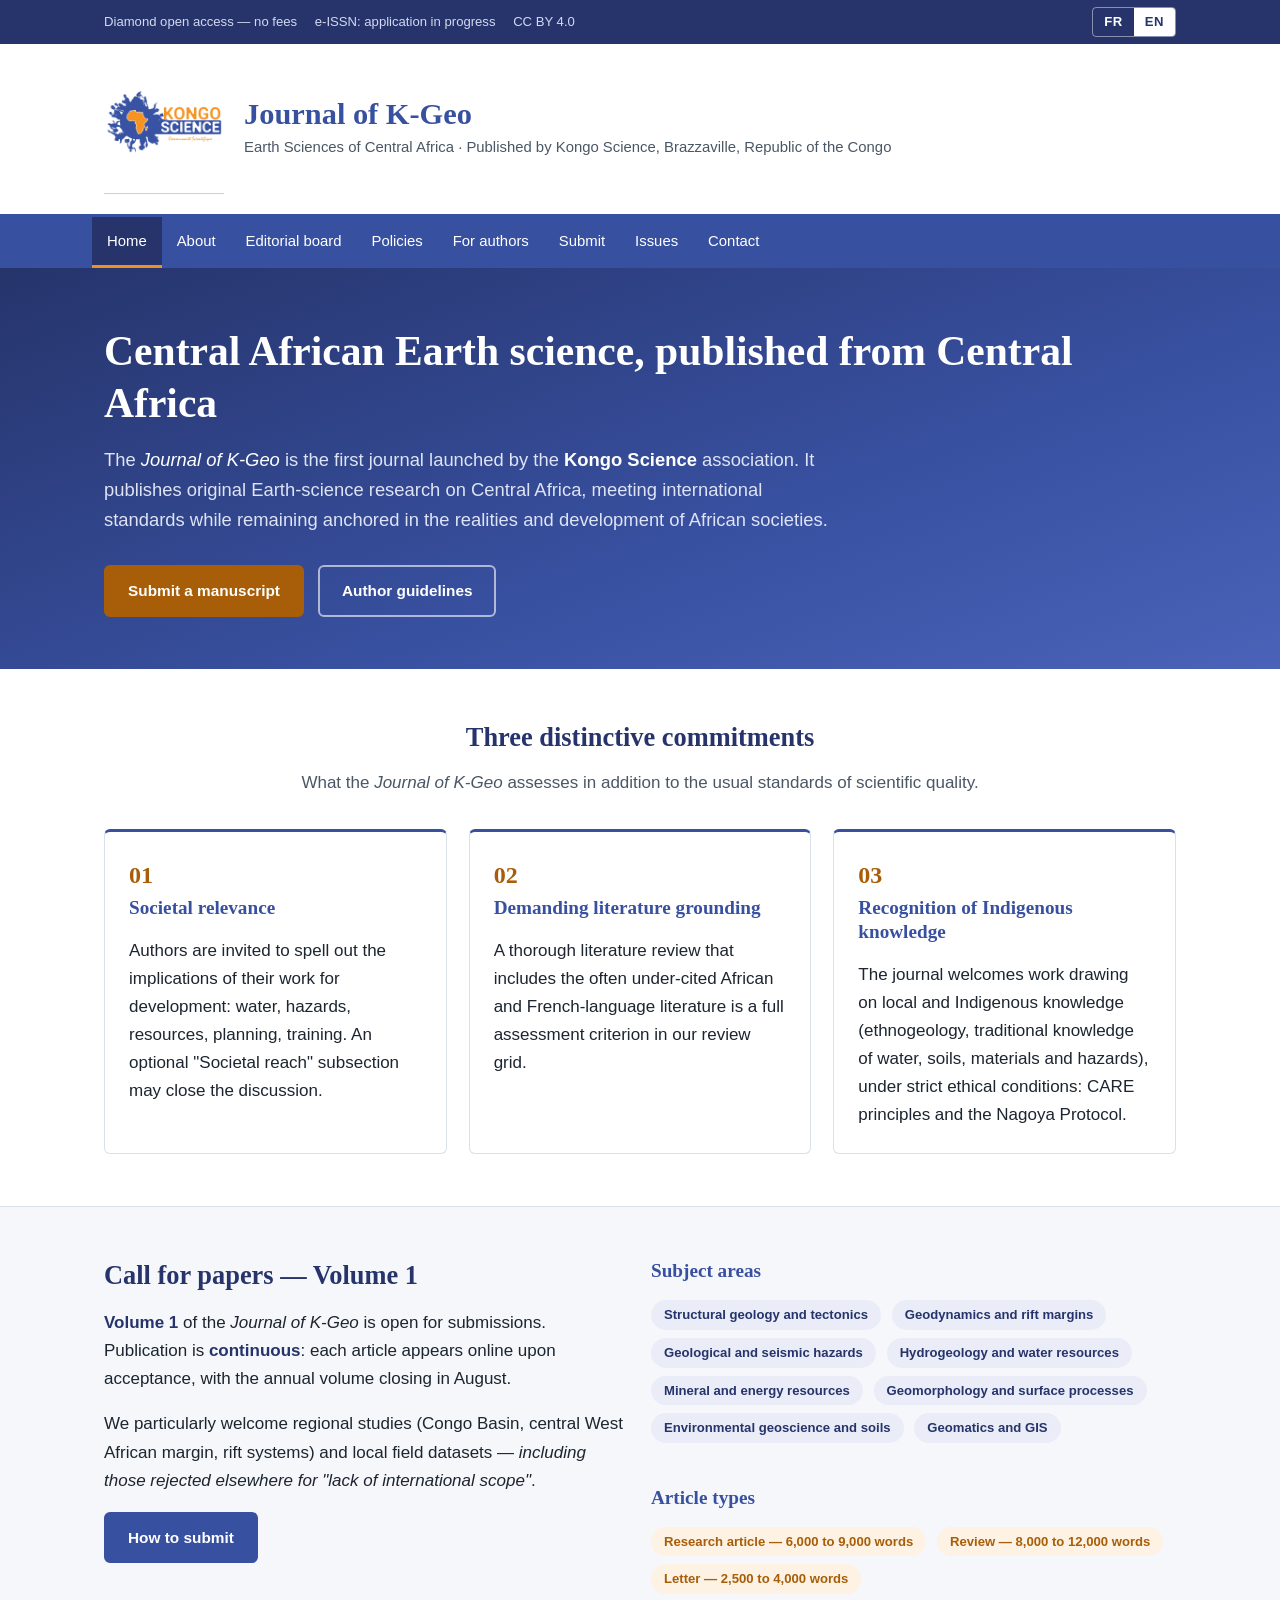
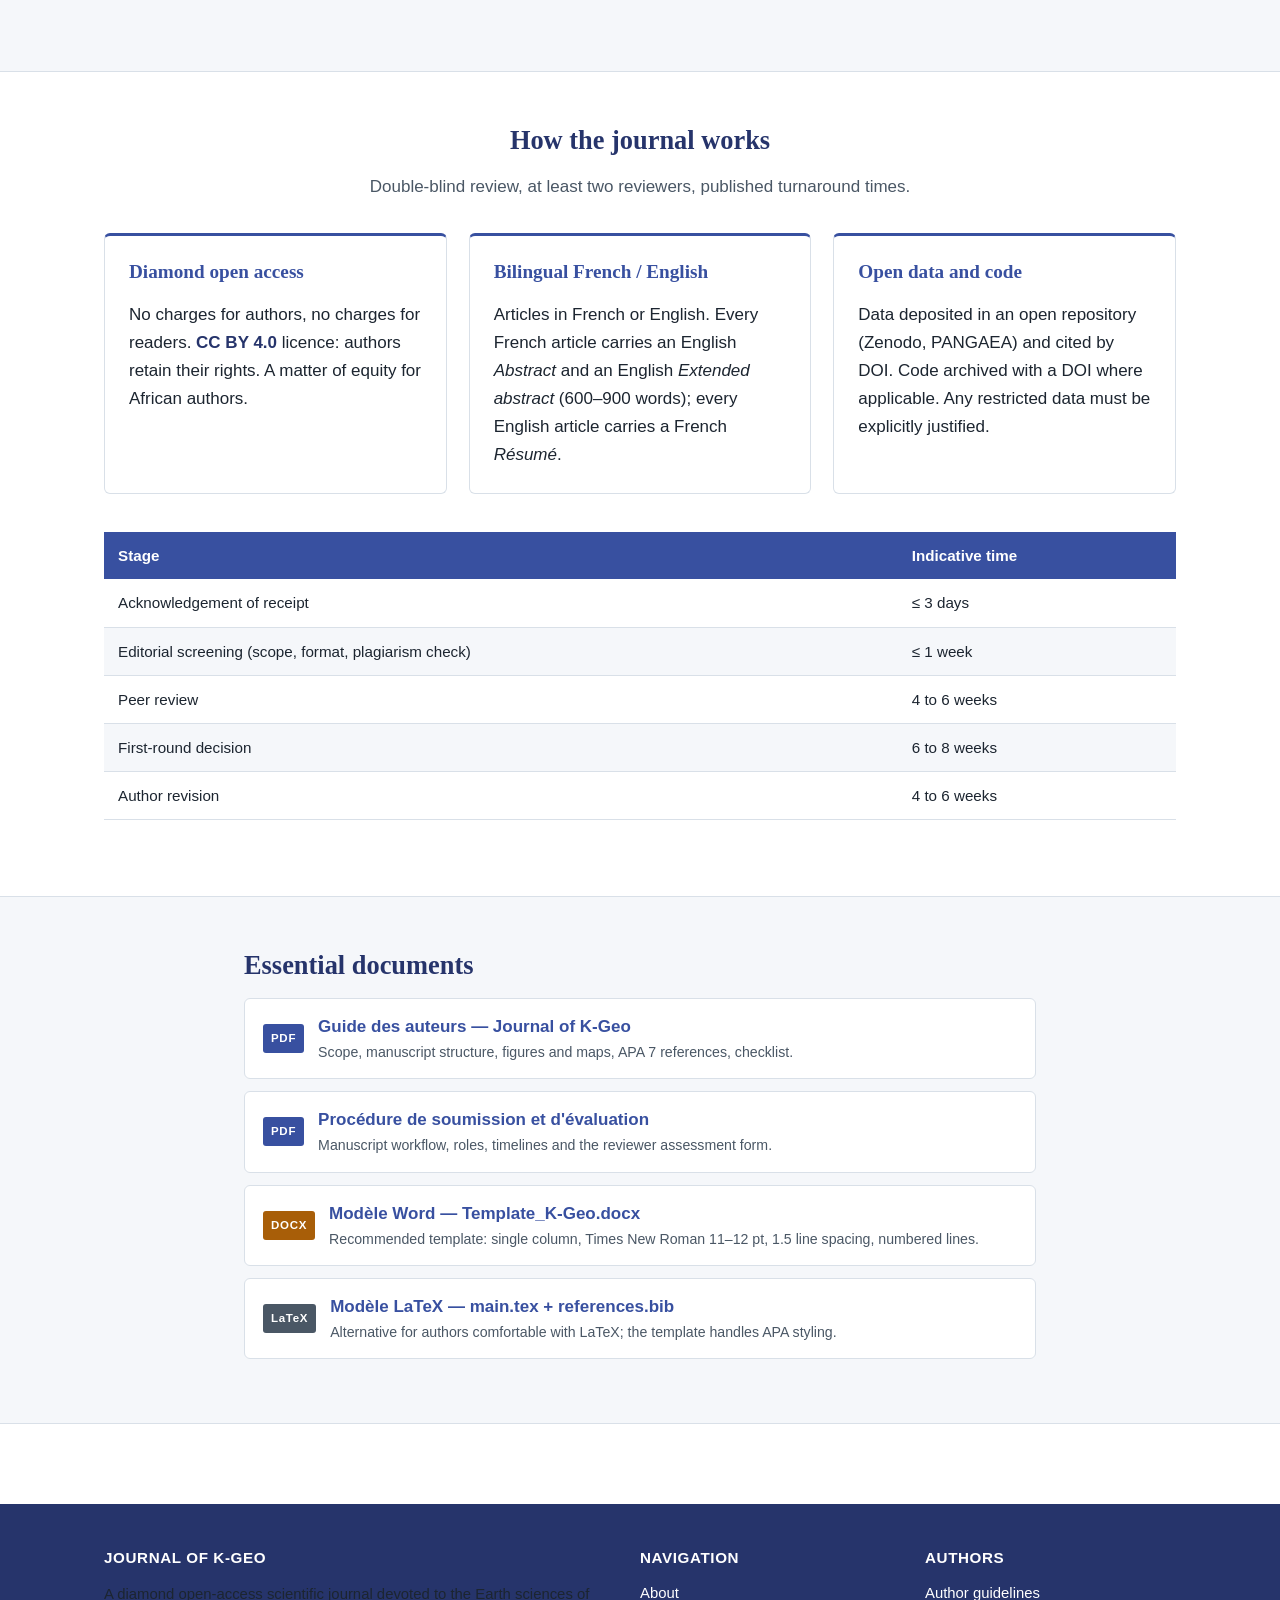
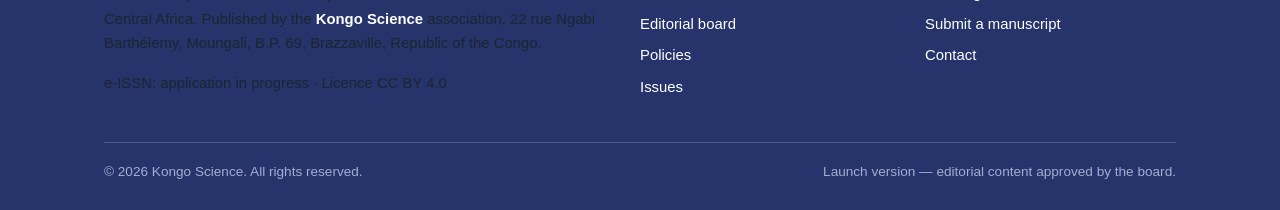
<file: index.html>
<!DOCTYPE html>
<html lang="fr">
<head>
<meta charset="utf-8">
<meta name="viewport" content="width=device-width, initial-scale=1">
<title>Journal of K-Geo — Sciences de la Terre d'Afrique centrale | Kongo Science</title>
<meta name="description" content="Journal of K-Geo : revue scientifique en libre acces diamant, bilingue francais/anglais, consacree aux sciences de la Terre d'Afrique centrale. Publiee par l'association Kongo Science, Brazzaville.">
<link rel="icon" href="assets/img/favicon.ico" sizes="any">
<link rel="icon" type="image/png" sizes="32x32" href="assets/img/favicon-32x32.png">
<link rel="icon" type="image/png" sizes="16x16" href="assets/img/favicon-16x16.png">
<link rel="apple-touch-icon" href="assets/img/apple-touch-icon.png">
<link rel="stylesheet" href="assets/css/style.css">
</head>
<body class="lang-fr">

<!-- ===== Bandeau superieur ===== -->
<div class="topbar">
  <div class="wrap">
    <div class="badges">
      <span data-lang="fr">Libre accès diamant — aucun frais</span>
      <span data-lang="en">Diamond open access — no fees</span>
      <span data-lang="fr">e-ISSN : en cours d'attribution</span>
      <span data-lang="en">e-ISSN: application in progress</span>
      <span>CC BY 4.0</span>
    </div>
    <div class="langswitch" role="group" aria-label="Langue / Language">
      <button type="button" data-setlang="fr" aria-pressed="true">FR</button>
      <button type="button" data-setlang="en" aria-pressed="false">EN</button>
    </div>
  </div>
</div>

<!-- ===== En-tete ===== -->
<header class="masthead">
  <div class="wrap">
    <a href="index.html"><img class="logo" src="assets/img/logo-kongoscience.png" alt="Kongo Science"></a>
    <div class="titleblock">
      <a href="index.html"><span class="jtitle">Journal of K-Geo</span></a>
      <span class="jsub" data-lang="fr">Sciences de la Terre d'Afrique centrale &middot; Publié par Kongo Science, Brazzaville, République du Congo</span>
      <span class="jsub" data-lang="en">Earth Sciences of Central Africa &middot; Published by Kongo Science, Brazzaville, Republic of the Congo</span>
    </div>
  </div>
</header>

<!-- ===== Navigation ===== -->
<nav class="main">
  <ul>
    <li><a href="index.html"><span data-lang="fr">Accueil</span><span data-lang="en">Home</span></a></li>
    <li><a href="revue.html"><span data-lang="fr">La revue</span><span data-lang="en">About</span></a></li>
    <li><a href="comite.html"><span data-lang="fr">Comité éditorial</span><span data-lang="en">Editorial board</span></a></li>
    <li><a href="politiques.html"><span data-lang="fr">Politiques</span><span data-lang="en">Policies</span></a></li>
    <li><a href="auteurs.html"><span data-lang="fr">Guide auteurs</span><span data-lang="en">For authors</span></a></li>
    <li><a href="soumission.html"><span data-lang="fr">Soumettre</span><span data-lang="en">Submit</span></a></li>
    <li><a href="numeros.html"><span data-lang="fr">Numéros</span><span data-lang="en">Issues</span></a></li>
    <li><a href="contact.html"><span data-lang="fr">Contact</span><span data-lang="en">Contact</span></a></li>
  </ul>
</nav>

<!-- ===== Hero ===== -->
<section class="hero">
  <div class="wrap">
    <div data-lang="fr">
      <h1>La science de la Terre d'Afrique centrale, publiée depuis l'Afrique centrale</h1>
      <p class="lead">Le <em>Journal of K-Geo</em> est la première revue lancée par l'association <strong>Kongo Science</strong>. Il publie des travaux originaux en sciences de la Terre portant sur l'Afrique centrale, avec une exigence de rigueur internationale et un ancrage résolu dans les réalités et le développement des sociétés africaines.</p>
    </div>
    <div data-lang="en">
      <h1>Central African Earth science, published from Central Africa</h1>
      <p class="lead">The <em>Journal of K-Geo</em> is the first journal launched by the <strong>Kongo Science</strong> association. It publishes original Earth-science research on Central Africa, meeting international standards while remaining anchored in the realities and development of African societies.</p>
    </div>
    <div class="cta">
      <a class="btn btn-primary" href="soumission.html"><span data-lang="fr">Soumettre un manuscrit</span><span data-lang="en">Submit a manuscript</span></a>
      <a class="btn btn-ghost" href="auteurs.html"><span data-lang="fr">Guide des auteurs</span><span data-lang="en">Author guidelines</span></a>
    </div>
  </div>
</section>

<main>

<!-- ===== Ce qui definit la revue ===== -->
<section class="band">
  <div class="wrap">
    <div class="section-title">
      <div data-lang="fr">
        <h2>Trois marqueurs distinctifs</h2>
        <p>Ce que le <em>Journal of K-Geo</em> évalue en plus des critères habituels de qualité scientifique.</p>
      </div>
      <div data-lang="en">
        <h2>Three distinctive commitments</h2>
        <p>What the <em>Journal of K-Geo</em> assesses in addition to the usual standards of scientific quality.</p>
      </div>
    </div>

    <div class="grid grid-3">
      <div class="card">
        <span class="num">01</span>
        <div data-lang="fr">
          <h3>Pertinence sociétale</h3>
          <p>Chaque article est invité à expliciter ses implications pour le développement : eau, aléas, ressources, aménagement, formation. Une rubrique facultative « Portée sociétale » peut clore la discussion.</p>
        </div>
        <div data-lang="en">
          <h3>Societal relevance</h3>
          <p>Authors are invited to spell out the implications of their work for development: water, hazards, resources, planning, training. An optional "Societal reach" subsection may close the discussion.</p>
        </div>
      </div>

      <div class="card">
        <span class="num">02</span>
        <div data-lang="fr">
          <h3>Ancrage bibliographique exigeant</h3>
          <p>Une revue de littérature solide, intégrant la littérature africaine et francophone souvent sous-citée, est un critère d'évaluation à part entière de la grille de relecture.</p>
        </div>
        <div data-lang="en">
          <h3>Demanding literature grounding</h3>
          <p>A thorough literature review that includes the often under-cited African and French-language literature is a full assessment criterion in our review grid.</p>
        </div>
      </div>

      <div class="card">
        <span class="num">03</span>
        <div data-lang="fr">
          <h3>Valorisation des savoirs autochtones</h3>
          <p>La revue accueille les travaux mobilisant les savoirs locaux (ethnogéologie, connaissances traditionnelles de l'eau, des sols, des matériaux et des aléas), sous conditions éthiques strictes : principes CARE et Protocole de Nagoya.</p>
        </div>
        <div data-lang="en">
          <h3>Recognition of Indigenous knowledge</h3>
          <p>The journal welcomes work drawing on local and Indigenous knowledge (ethnogeology, traditional knowledge of water, soils, materials and hazards), under strict ethical conditions: CARE principles and the Nagoya Protocol.</p>
        </div>
      </div>
    </div>
  </div>
</section>

<!-- ===== Appel a contributions ===== -->
<section class="band soft">
  <div class="wrap">
    <div class="grid grid-2">
      <div>
        <div data-lang="fr">
          <h2 style="margin-top:0">Appel à contributions — Volume 1</h2>
          <p>Le <strong>volume 1</strong> du <em>Journal of K-Geo</em> est ouvert aux soumissions. La publication se fait <strong>en continu</strong> : chaque article paraît en ligne dès son acceptation, le volume annuel étant clôturé en août.</p>
          <p>Sont particulièrement bienvenus les études régionales (bassin du Congo, marge ouest-africaine centrale, rift) et les jeux de données de terrain locaux — <em>y compris lorsqu'ils ont été refusés ailleurs pour « manque de portée internationale »</em>.</p>
          <p><a class="btn btn-solid" href="soumission.html">Comment soumettre</a></p>
        </div>
        <div data-lang="en">
          <h2 style="margin-top:0">Call for papers — Volume 1</h2>
          <p><strong>Volume 1</strong> of the <em>Journal of K-Geo</em> is open for submissions. Publication is <strong>continuous</strong>: each article appears online upon acceptance, with the annual volume closing in August.</p>
          <p>We particularly welcome regional studies (Congo Basin, central West African margin, rift systems) and local field datasets — <em>including those rejected elsewhere for "lack of international scope"</em>.</p>
          <p><a class="btn btn-solid" href="soumission.html">How to submit</a></p>
        </div>
      </div>

      <div>
        <div data-lang="fr">
          <h3 style="margin-top:0">Champs thématiques</h3>
          <p>
            <span class="pill">Géologie structurale et tectonique</span>
            <span class="pill">Géodynamique et marges de rift</span>
            <span class="pill">Aléas géologiques et sismiques</span>
            <span class="pill">Hydrogéologie et ressources en eau</span>
            <span class="pill">Ressources minérales et énergétiques</span>
            <span class="pill">Géomorphologie et processus de surface</span>
            <span class="pill">Géosciences de l'environnement et sols</span>
            <span class="pill">Géomatique et SIG</span>
          </p>
          <h3>Types d'articles</h3>
          <p>
            <span class="pill ocre">Article de recherche — 6 000 à 9 000 mots</span>
            <span class="pill ocre">Revue de synthèse — 8 000 à 12 000 mots</span>
            <span class="pill ocre">Lettre — 2 500 à 4 000 mots</span>
          </p>
        </div>
        <div data-lang="en">
          <h3 style="margin-top:0">Subject areas</h3>
          <p>
            <span class="pill">Structural geology and tectonics</span>
            <span class="pill">Geodynamics and rift margins</span>
            <span class="pill">Geological and seismic hazards</span>
            <span class="pill">Hydrogeology and water resources</span>
            <span class="pill">Mineral and energy resources</span>
            <span class="pill">Geomorphology and surface processes</span>
            <span class="pill">Environmental geoscience and soils</span>
            <span class="pill">Geomatics and GIS</span>
          </p>
          <h3>Article types</h3>
          <p>
            <span class="pill ocre">Research article — 6,000 to 9,000 words</span>
            <span class="pill ocre">Review — 8,000 to 12,000 words</span>
            <span class="pill ocre">Letter — 2,500 to 4,000 words</span>
          </p>
        </div>
      </div>
    </div>
  </div>
</section>

<!-- ===== Fonctionnement ===== -->
<section class="band">
  <div class="wrap">
    <div class="section-title">
      <div data-lang="fr">
        <h2>Comment fonctionne la revue</h2>
        <p>Une évaluation en double aveugle, deux relecteurs minimum, des délais annoncés.</p>
      </div>
      <div data-lang="en">
        <h2>How the journal works</h2>
        <p>Double-blind review, at least two reviewers, published turnaround times.</p>
      </div>
    </div>

    <div class="grid grid-3">
      <div class="card">
        <div data-lang="fr">
          <h3>Libre accès diamant</h3>
          <p>Aucun frais pour les auteurs, aucun frais pour les lecteurs. Licence <strong>CC BY 4.0</strong> : les auteurs conservent leurs droits. Un choix d'équité pour les auteurs africains.</p>
        </div>
        <div data-lang="en">
          <h3>Diamond open access</h3>
          <p>No charges for authors, no charges for readers. <strong>CC BY 4.0</strong> licence: authors retain their rights. A matter of equity for African authors.</p>
        </div>
      </div>
      <div class="card">
        <div data-lang="fr">
          <h3>Bilingue français / anglais</h3>
          <p>Article en français ou en anglais. Tout article français porte un <em>Abstract</em> anglais et un <em>Extended abstract</em> anglais (600 à 900 mots) ; tout article anglais porte un résumé français.</p>
        </div>
        <div data-lang="en">
          <h3>Bilingual French / English</h3>
          <p>Articles in French or English. Every French article carries an English <em>Abstract</em> and an English <em>Extended abstract</em> (600–900 words); every English article carries a French <em>Résumé</em>.</p>
        </div>
      </div>
      <div class="card">
        <div data-lang="fr">
          <h3>Données et code ouverts</h3>
          <p>Données déposées dans un dépôt ouvert (Zenodo, PANGAEA) et citées par DOI. Code archivé avec DOI si applicable. Toute donnée non diffusable doit être explicitement justifiée.</p>
        </div>
        <div data-lang="en">
          <h3>Open data and code</h3>
          <p>Data deposited in an open repository (Zenodo, PANGAEA) and cited by DOI. Code archived with a DOI where applicable. Any restricted data must be explicitly justified.</p>
        </div>
      </div>
    </div>

    <div class="table-scroll" style="margin-top:2.4rem">
      <table>
        <thead>
          <tr>
            <th><span data-lang="fr">Étape</span><span data-lang="en">Stage</span></th>
            <th><span data-lang="fr">Délai indicatif</span><span data-lang="en">Indicative time</span></th>
          </tr>
        </thead>
        <tbody>
          <tr><td><span data-lang="fr">Accusé de réception</span><span data-lang="en">Acknowledgement of receipt</span></td><td><span data-lang="fr">≤ 3 jours</span><span data-lang="en">≤ 3 days</span></td></tr>
          <tr><td><span data-lang="fr">Filtre éditorial (périmètre, format, anti-plagiat)</span><span data-lang="en">Editorial screening (scope, format, plagiarism check)</span></td><td><span data-lang="fr">≤ 1 semaine</span><span data-lang="en">≤ 1 week</span></td></tr>
          <tr><td><span data-lang="fr">Relecture</span><span data-lang="en">Peer review</span></td><td><span data-lang="fr">4 à 6 semaines</span><span data-lang="en">4 to 6 weeks</span></td></tr>
          <tr><td><span data-lang="fr">Décision de première ronde</span><span data-lang="en">First-round decision</span></td><td><span data-lang="fr">6 à 8 semaines</span><span data-lang="en">6 to 8 weeks</span></td></tr>
          <tr><td><span data-lang="fr">Révision par les auteurs</span><span data-lang="en">Author revision</span></td><td><span data-lang="fr">4 à 6 semaines</span><span data-lang="en">4 to 6 weeks</span></td></tr>
        </tbody>
      </table>
    </div>
  </div>
</section>

<!-- ===== Telechargements ===== -->
<section class="band soft">
  <div class="wrap narrow">
    <div data-lang="fr"><h2 style="margin-top:0">Documents essentiels</h2></div>
    <div data-lang="en"><h2 style="margin-top:0">Essential documents</h2></div>

    <div class="dl">
      <span class="ext">PDF</span>
      <div><a href="telechargements/Guide_auteurs_K-Geo.pdf">Guide des auteurs — Journal of K-Geo</a>
        <small><span data-lang="fr">Périmètre, structure du manuscrit, figures et cartes, références APA 7, liste de contrôle.</span><span data-lang="en">Scope, manuscript structure, figures and maps, APA 7 references, checklist.</span></small></div>
    </div>
    <div class="dl">
      <span class="ext">PDF</span>
      <div><a href="telechargements/Procedure_soumission_evaluation_K-Geo.pdf">Procédure de soumission et d'évaluation</a>
        <small><span data-lang="fr">Circuit du manuscrit, rôles, délais et formulaire d'évaluation du relecteur.</span><span data-lang="en">Manuscript workflow, roles, timelines and the reviewer assessment form.</span></small></div>
    </div>
    <div class="dl">
      <span class="ext doc">DOCX</span>
      <div><a href="telechargements/Template_K-Geo.docx">Modèle Word — Template_K-Geo.docx</a>
        <small><span data-lang="fr">Modèle recommandé : une colonne, Times New Roman 11–12 pt, interligne 1,5, lignes numérotées.</span><span data-lang="en">Recommended template: single column, Times New Roman 11–12 pt, 1.5 line spacing, numbered lines.</span></small></div>
    </div>
    <div class="dl">
      <span class="ext tex">LaTeX</span>
      <div><a href="telechargements/template-latex-K-Geo.zip">Modèle LaTeX — main.tex + references.bib</a>
        <small><span data-lang="fr">Alternative pour les auteurs qui maîtrisent LaTeX ; le gabarit gère le style APA.</span><span data-lang="en">Alternative for authors comfortable with LaTeX; the template handles APA styling.</span></small></div>
    </div>
  </div>
</section>

</main>

<!-- ===== Pied de page ===== -->
<footer class="site">
  <div class="wrap">
    <div class="cols">
      <div>
        <h4>Journal of K-Geo</h4>
        <p data-lang="fr">Revue scientifique en libre accès diamant consacrée aux sciences de la Terre d'Afrique centrale. Publiée par l'association <strong style="color:#fff">Kongo Science</strong>, 22 rue Ngabi Barthélemy, Moungali, B.P. 69, Brazzaville, République du Congo.</p>
        <p data-lang="en">A diamond open-access scientific journal devoted to the Earth sciences of Central Africa. Published by the <strong style="color:#fff">Kongo Science</strong> association, 22 rue Ngabi Barthélemy, Moungali, B.P. 69, Brazzaville, Republic of the Congo.</p>
        <p><span data-lang="fr">e-ISSN : en cours d'attribution</span><span data-lang="en">e-ISSN: application in progress</span> &middot; <span data-lang="fr">Licence</span><span data-lang="en">Licence</span> CC BY 4.0</p>
      </div>
      <div>
        <h4><span data-lang="fr">Navigation</span><span data-lang="en">Navigation</span></h4>
        <ul>
          <li><a href="revue.html"><span data-lang="fr">La revue</span><span data-lang="en">About</span></a></li>
          <li><a href="comite.html"><span data-lang="fr">Comité éditorial</span><span data-lang="en">Editorial board</span></a></li>
          <li><a href="politiques.html"><span data-lang="fr">Politiques</span><span data-lang="en">Policies</span></a></li>
          <li><a href="numeros.html"><span data-lang="fr">Numéros</span><span data-lang="en">Issues</span></a></li>
        </ul>
      </div>
      <div>
        <h4><span data-lang="fr">Auteurs</span><span data-lang="en">Authors</span></h4>
        <ul>
          <li><a href="auteurs.html"><span data-lang="fr">Guide des auteurs</span><span data-lang="en">Author guidelines</span></a></li>
          <li><a href="soumission.html"><span data-lang="fr">Soumettre un manuscrit</span><span data-lang="en">Submit a manuscript</span></a></li>
          <li><a href="contact.html"><span data-lang="fr">Contact</span><span data-lang="en">Contact</span></a></li>
        </ul>
      </div>
    </div>
    <div class="legal">
      <span>&copy; <span class="js-year">2026</span> Kongo Science. <span data-lang="fr">Tous droits réservés.</span><span data-lang="en">All rights reserved.</span></span>
      <span data-lang="fr">Site en version de lancement — contenus éditoriaux validés par le comité.</span>
      <span data-lang="en">Launch version — editorial content approved by the board.</span>
    </div>
  </div>
</footer>

<script src="assets/js/site.js"></script>
</body>
</html>
</file>
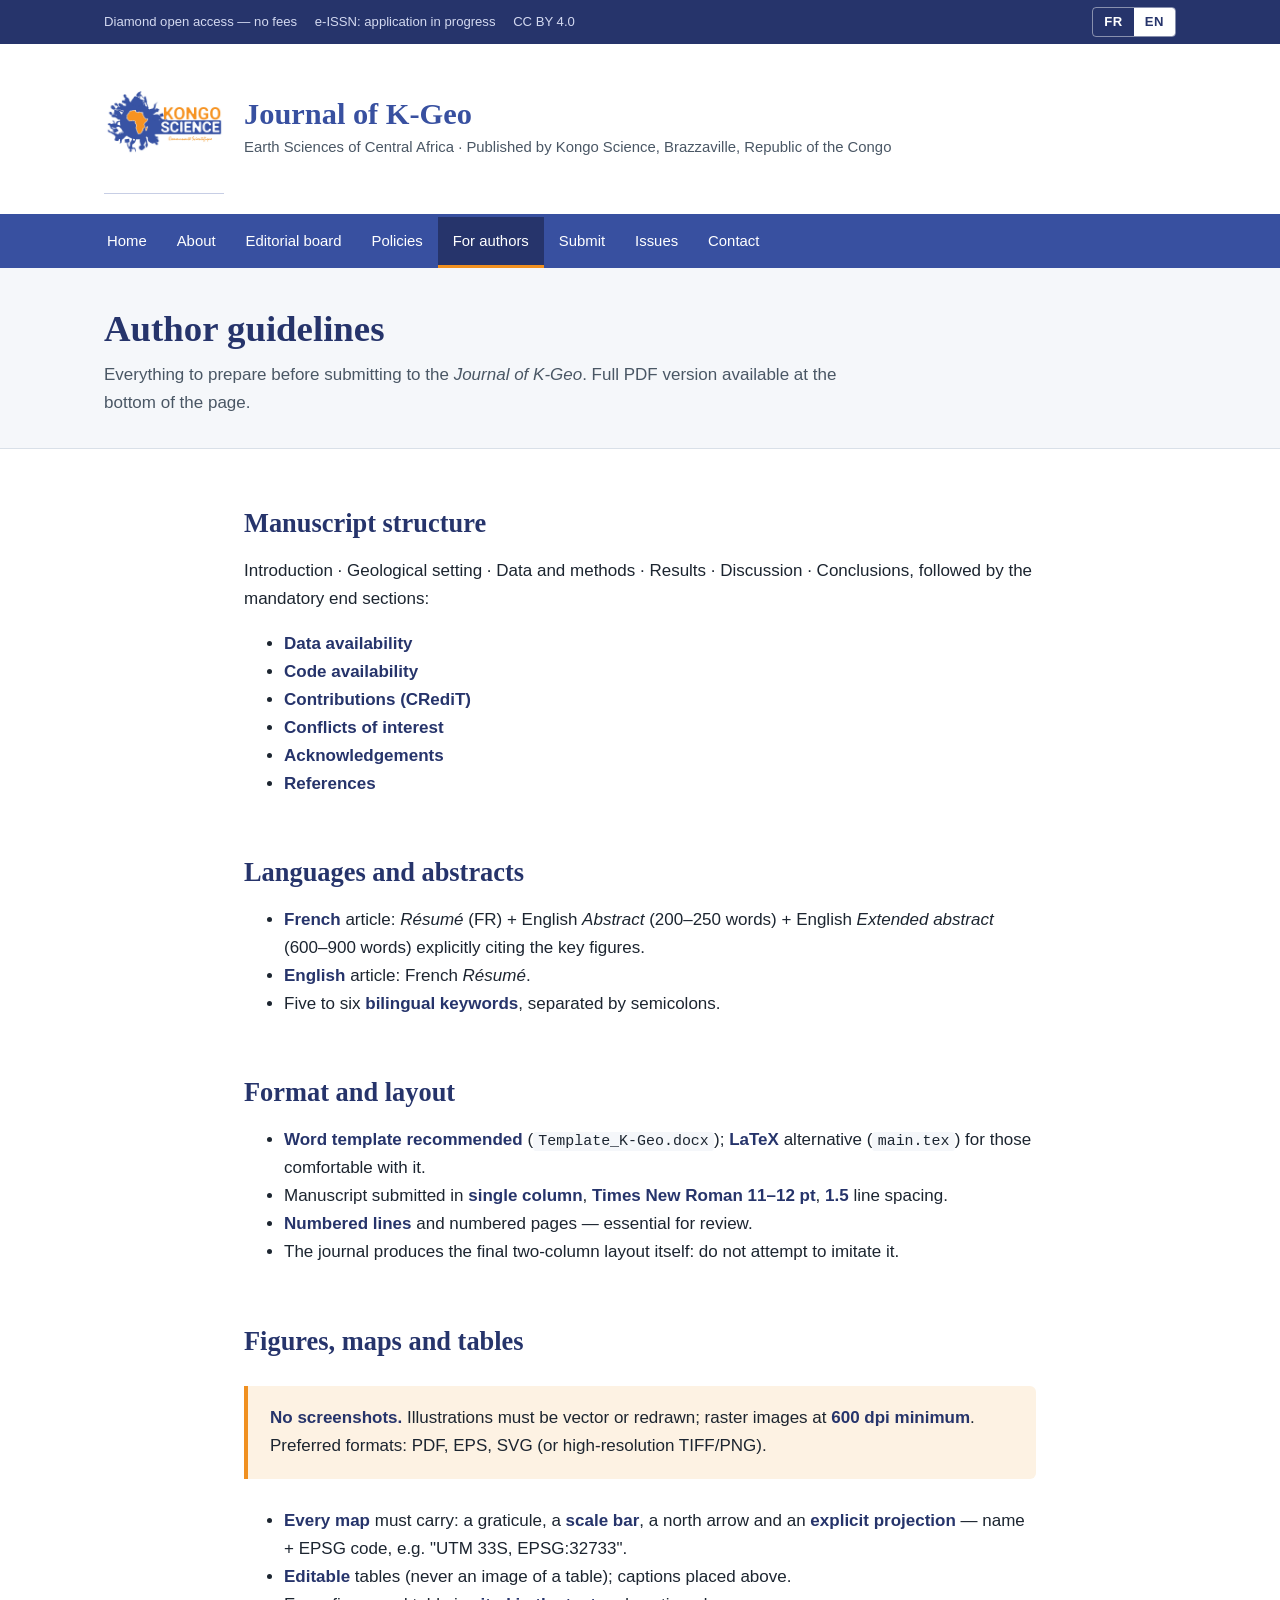
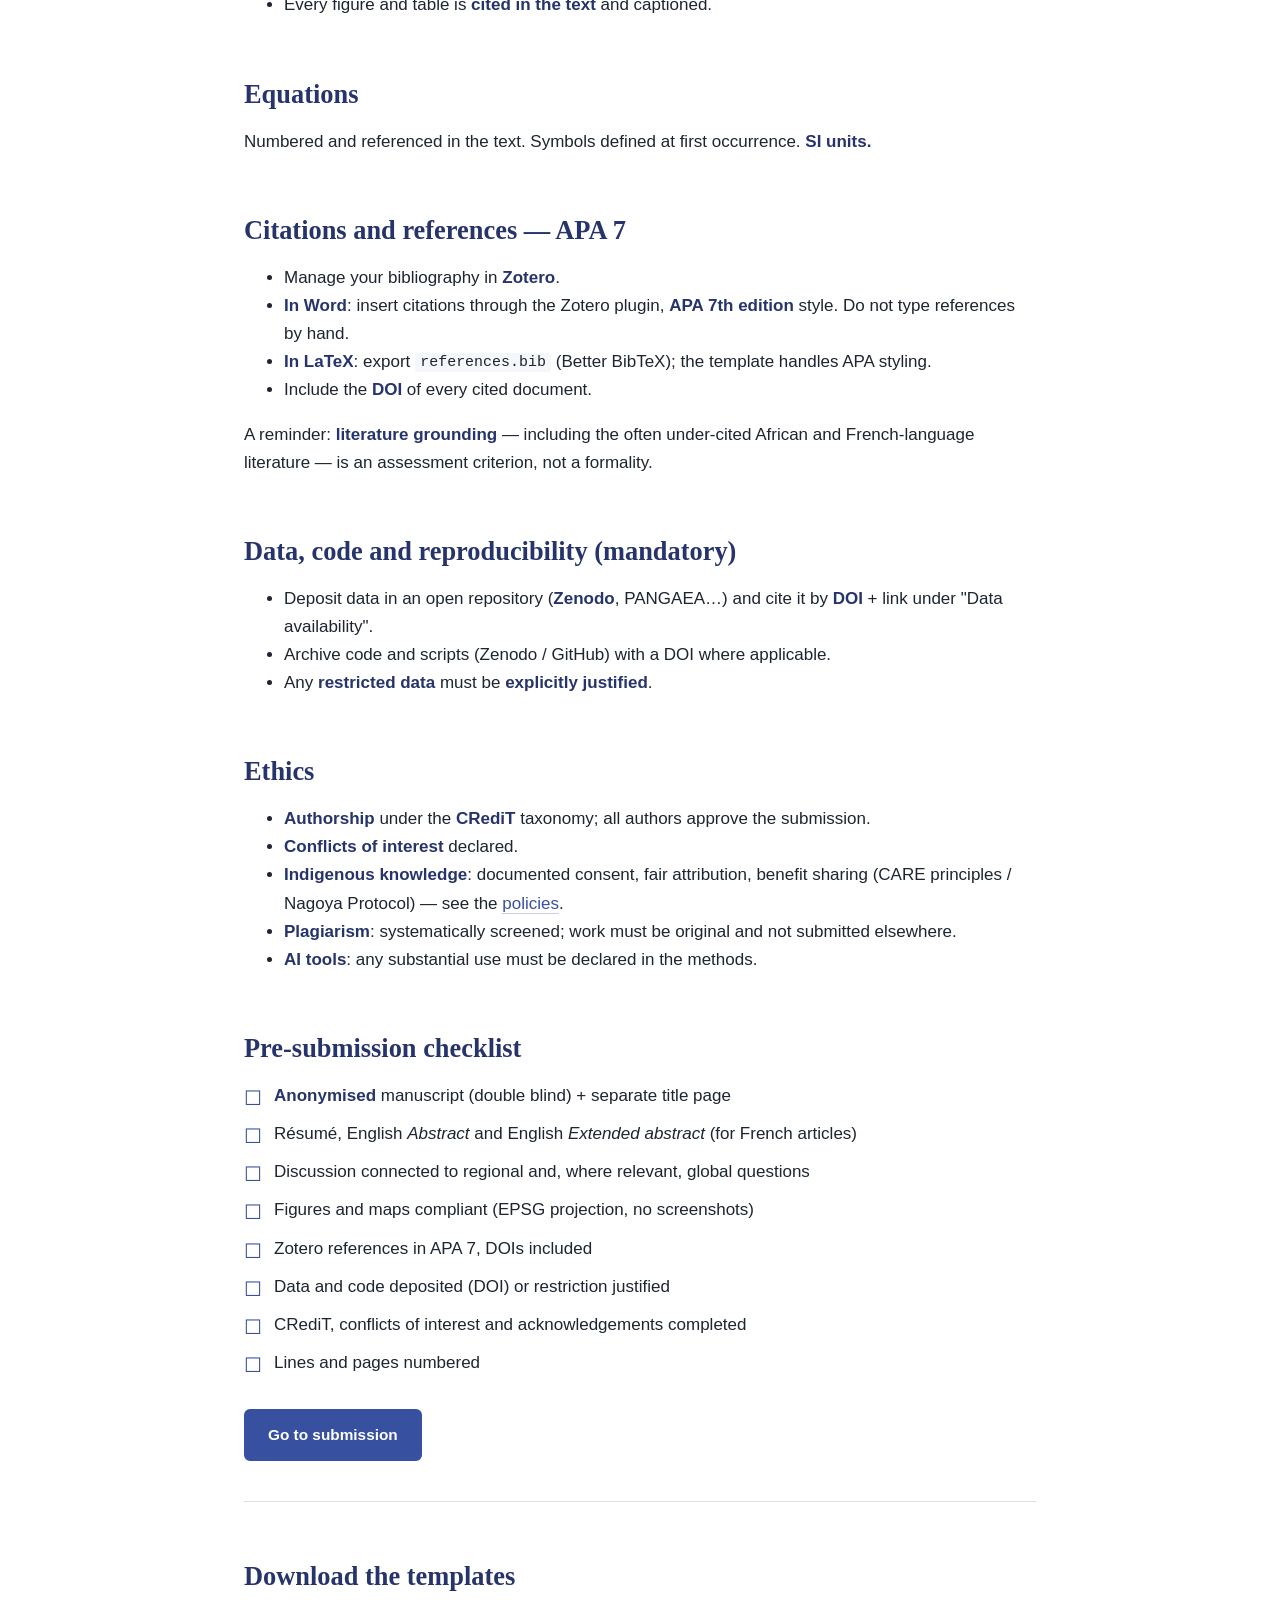
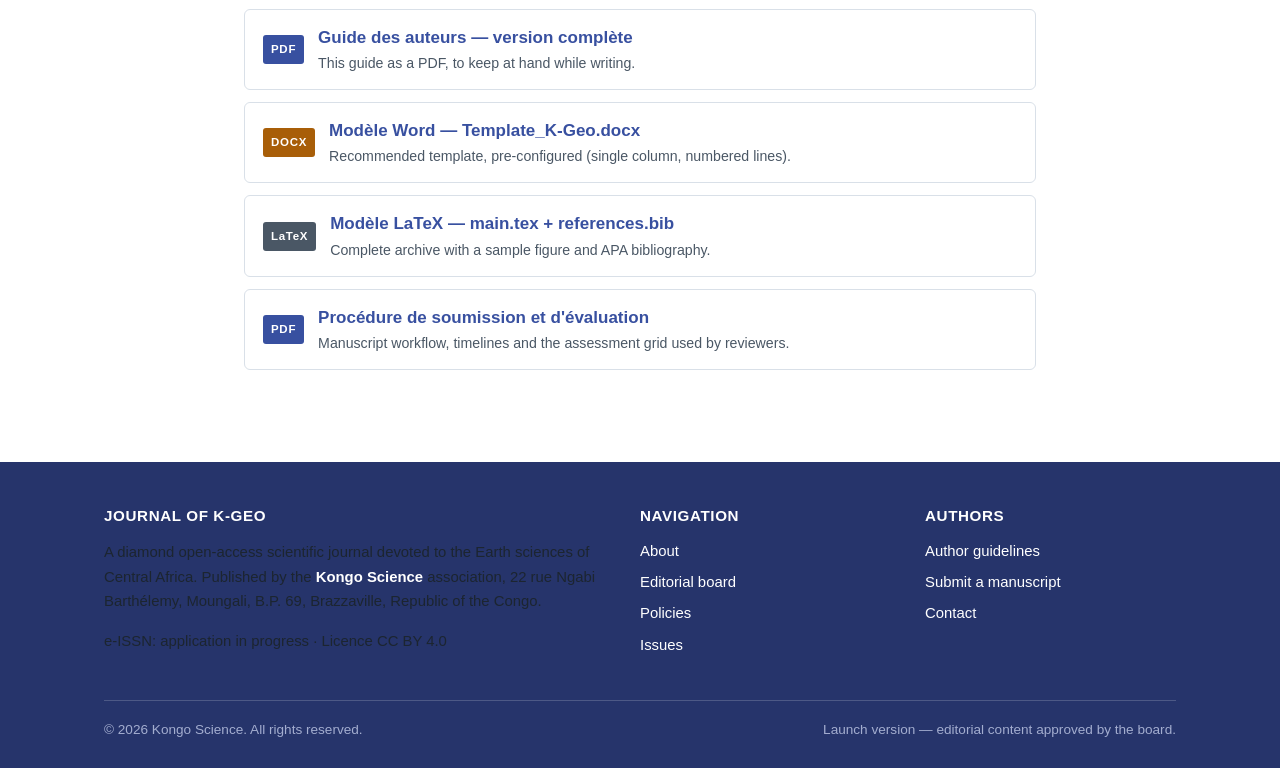
<file: auteurs.html>
<!DOCTYPE html>
<html lang="fr">
<head>
<meta charset="utf-8">
<meta name="viewport" content="width=device-width, initial-scale=1">
<title>Guide des auteurs | Journal of K-Geo</title>
<meta name="description" content="Guide des auteurs du Journal of K-Geo : structure du manuscrit, mise en forme, figures et cartes (EPSG), references APA 7 avec Zotero, donnees ouvertes, ethique et liste de controle.">
<link rel="icon" href="assets/img/favicon.ico" sizes="any">
<link rel="icon" type="image/png" sizes="32x32" href="assets/img/favicon-32x32.png">
<link rel="icon" type="image/png" sizes="16x16" href="assets/img/favicon-16x16.png">
<link rel="apple-touch-icon" href="assets/img/apple-touch-icon.png">
<link rel="stylesheet" href="assets/css/style.css">
</head>
<body class="lang-fr">

<div class="topbar">
  <div class="wrap">
    <div class="badges">
      <span data-lang="fr">Libre accès diamant — aucun frais</span>
      <span data-lang="en">Diamond open access — no fees</span>
      <span data-lang="fr">e-ISSN : en cours d'attribution</span>
      <span data-lang="en">e-ISSN: application in progress</span>
      <span>CC BY 4.0</span>
    </div>
    <div class="langswitch" role="group" aria-label="Langue / Language">
      <button type="button" data-setlang="fr" aria-pressed="true">FR</button>
      <button type="button" data-setlang="en" aria-pressed="false">EN</button>
    </div>
  </div>
</div>

<header class="masthead">
  <div class="wrap">
    <a href="index.html"><img class="logo" src="assets/img/logo-kongoscience.png" alt="Kongo Science"></a>
    <div class="titleblock">
      <a href="index.html"><span class="jtitle">Journal of K-Geo</span></a>
      <span class="jsub" data-lang="fr">Sciences de la Terre d'Afrique centrale &middot; Publié par Kongo Science, Brazzaville, République du Congo</span>
      <span class="jsub" data-lang="en">Earth Sciences of Central Africa &middot; Published by Kongo Science, Brazzaville, Republic of the Congo</span>
    </div>
  </div>
</header>

<nav class="main">
  <ul>
    <li><a href="index.html"><span data-lang="fr">Accueil</span><span data-lang="en">Home</span></a></li>
    <li><a href="revue.html"><span data-lang="fr">La revue</span><span data-lang="en">About</span></a></li>
    <li><a href="comite.html"><span data-lang="fr">Comité éditorial</span><span data-lang="en">Editorial board</span></a></li>
    <li><a href="politiques.html"><span data-lang="fr">Politiques</span><span data-lang="en">Policies</span></a></li>
    <li><a href="auteurs.html"><span data-lang="fr">Guide auteurs</span><span data-lang="en">For authors</span></a></li>
    <li><a href="soumission.html"><span data-lang="fr">Soumettre</span><span data-lang="en">Submit</span></a></li>
    <li><a href="numeros.html"><span data-lang="fr">Numéros</span><span data-lang="en">Issues</span></a></li>
    <li><a href="contact.html"><span data-lang="fr">Contact</span><span data-lang="en">Contact</span></a></li>
  </ul>
</nav>

<div class="pagehead">
  <div class="wrap">
    <div data-lang="fr">
      <h1>Guide des auteurs</h1>
      <p>Tout ce qu'il faut préparer avant de soumettre au <em>Journal of K-Geo</em>. Version complète en PDF téléchargeable en bas de page.</p>
    </div>
    <div data-lang="en">
      <h1>Author guidelines</h1>
      <p>Everything to prepare before submitting to the <em>Journal of K-Geo</em>. Full PDF version available at the bottom of the page.</p>
    </div>
  </div>
</div>

<main>
<div class="wrap narrow">

  <div data-lang="fr">

    <h2>Structure du manuscrit</h2>
    <p>Introduction &middot; Cadre géologique &middot; Données et méthodes &middot; Résultats &middot; Discussion &middot; Conclusions, puis les sections de fin obligatoires :</p>
    <ul>
      <li><strong>Disponibilité des données</strong></li>
      <li><strong>Disponibilité du code</strong></li>
      <li><strong>Contributions (CRediT)</strong></li>
      <li><strong>Conflits d'intérêts</strong></li>
      <li><strong>Remerciements</strong></li>
      <li><strong>Références</strong></li>
    </ul>

    <h2>Langues et résumés</h2>
    <ul>
      <li>Article en <strong>français</strong> : <em>Résumé</em> (FR) + <em>Abstract</em> anglais (200–250 mots) + <em>Extended abstract</em> anglais (600–900 mots) citant explicitement les figures clés.</li>
      <li>Article en <strong>anglais</strong> : <em>Résumé</em> français.</li>
      <li>5 à 6 <strong>mots-clés bilingues</strong>, séparés par des points-virgules.</li>
    </ul>

    <h2>Format et mise en forme</h2>
    <ul>
      <li><strong>Modèle Word recommandé</strong> (<code>Template_K-Geo.docx</code>) ; alternative <strong>LaTeX</strong> (<code>main.tex</code>) pour qui la maîtrise.</li>
      <li>Manuscrit soumis <strong>en une seule colonne</strong>, police <strong>Times New Roman 11–12 pt</strong>, interligne <strong>1,5</strong>.</li>
      <li><strong>Lignes numérotées</strong> et pages numérotées — indispensable pour la relecture.</li>
      <li>La revue réalise elle-même la mise en page finale à deux colonnes : ne cherchez pas à l'imiter.</li>
    </ul>

    <h2>Figures, cartes et tableaux</h2>
    <div class="callout warn">
      <p><strong>Aucune capture d'écran.</strong> Les illustrations sont vectorielles ou redessinées ; le raster doit être à <strong>600 dpi minimum</strong>. Formats préférés : PDF, EPS, SVG (ou TIFF/PNG haute résolution).</p>
    </div>
    <ul>
      <li><strong>Toute carte</strong> porte : une grille (graticule), une <strong>échelle graphique</strong>, une flèche du nord et un <strong>système de projection explicite</strong> — nom + code EPSG, par exemple « UTM 33S, EPSG:32733 ».</li>
      <li>Tableaux <strong>éditables</strong> (jamais d'image de tableau) ; légendes placées au-dessus.</li>
      <li>Chaque figure et chaque tableau est <strong>appelé dans le texte</strong> et légendé.</li>
    </ul>

    <h2>Équations</h2>
    <p>Numérotées et référencées dans le texte. Les symboles sont définis à leur première occurrence. <strong>Unités SI.</strong></p>

    <h2>Citations et références — APA 7</h2>
    <ul>
      <li>Gérez votre bibliographie sous <strong>Zotero</strong>.</li>
      <li><strong>Sous Word</strong> : insérez les citations via le module Zotero pour Word, style <strong>APA 7th edition</strong>. Ne saisissez pas les références à la main.</li>
      <li><strong>Sous LaTeX</strong> : exportez <code>references.bib</code> (Better BibTeX) ; le gabarit gère le style APA.</li>
      <li>Incluez les <strong>DOI</strong> de tous les documents cités.</li>
    </ul>
    <p>Rappel : l'<strong>ancrage bibliographique</strong> — incluant la littérature africaine et francophone souvent sous-citée — est un critère de la grille d'évaluation, pas une formalité.</p>

    <h2>Données, code et reproductibilité (obligatoire)</h2>
    <ul>
      <li>Déposez les données dans un dépôt ouvert (<strong>Zenodo</strong>, PANGAEA…) et citez-les par <strong>DOI</strong> + lien dans « Disponibilité des données ».</li>
      <li>Archivez le code et les scripts (Zenodo / GitHub) avec un DOI si applicable.</li>
      <li>Toute donnée <strong>non diffusable</strong> doit être <strong>explicitement justifiée</strong>.</li>
    </ul>

    <h2>Éthique</h2>
    <ul>
      <li><strong>Paternité</strong> selon la taxonomie <strong>CRediT</strong> ; tous les auteurs approuvent la soumission.</li>
      <li><strong>Conflits d'intérêts</strong> déclarés.</li>
      <li><strong>Savoirs autochtones</strong> : consentement documenté, attribution juste, partage des bénéfices (principes CARE / Protocole de Nagoya) — voir les <a href="politiques.html#savoirs">politiques</a>.</li>
      <li><strong>Plagiat</strong> : contrôle systématique ; le travail doit être original et non soumis ailleurs.</li>
      <li><strong>Outils d'IA</strong> : tout usage substantiel doit être déclaré dans les méthodes.</li>
    </ul>

    <h2>Liste de contrôle avant soumission</h2>
    <ul class="checklist">
      <li>Manuscrit <strong>anonymisé</strong> (double aveugle) + page de titre séparée</li>
      <li>Résumé, <em>Abstract</em> EN et <em>Extended abstract</em> EN (si article FR)</li>
      <li>Discussion reliée aux enjeux régionaux et, si pertinent, mondiaux</li>
      <li>Figures et cartes aux normes (projection EPSG, pas de capture d'écran)</li>
      <li>Références Zotero en APA 7, DOI inclus</li>
      <li>Données et code déposés (DOI) ou restriction justifiée</li>
      <li>CRediT, conflits d'intérêts et remerciements renseignés</li>
      <li>Lignes et pages numérotées</li>
    </ul>

    <p style="margin-top:2rem"><a class="btn btn-solid" href="soumission.html">Passer à la soumission</a></p>

  </div>

  <div data-lang="en">

    <h2>Manuscript structure</h2>
    <p>Introduction &middot; Geological setting &middot; Data and methods &middot; Results &middot; Discussion &middot; Conclusions, followed by the mandatory end sections:</p>
    <ul>
      <li><strong>Data availability</strong></li>
      <li><strong>Code availability</strong></li>
      <li><strong>Contributions (CRediT)</strong></li>
      <li><strong>Conflicts of interest</strong></li>
      <li><strong>Acknowledgements</strong></li>
      <li><strong>References</strong></li>
    </ul>

    <h2>Languages and abstracts</h2>
    <ul>
      <li><strong>French</strong> article: <em>Résumé</em> (FR) + English <em>Abstract</em> (200–250 words) + English <em>Extended abstract</em> (600–900 words) explicitly citing the key figures.</li>
      <li><strong>English</strong> article: French <em>Résumé</em>.</li>
      <li>Five to six <strong>bilingual keywords</strong>, separated by semicolons.</li>
    </ul>

    <h2>Format and layout</h2>
    <ul>
      <li><strong>Word template recommended</strong> (<code>Template_K-Geo.docx</code>); <strong>LaTeX</strong> alternative (<code>main.tex</code>) for those comfortable with it.</li>
      <li>Manuscript submitted in <strong>single column</strong>, <strong>Times New Roman 11–12 pt</strong>, <strong>1.5</strong> line spacing.</li>
      <li><strong>Numbered lines</strong> and numbered pages — essential for review.</li>
      <li>The journal produces the final two-column layout itself: do not attempt to imitate it.</li>
    </ul>

    <h2>Figures, maps and tables</h2>
    <div class="callout warn">
      <p><strong>No screenshots.</strong> Illustrations must be vector or redrawn; raster images at <strong>600 dpi minimum</strong>. Preferred formats: PDF, EPS, SVG (or high-resolution TIFF/PNG).</p>
    </div>
    <ul>
      <li><strong>Every map</strong> must carry: a graticule, a <strong>scale bar</strong>, a north arrow and an <strong>explicit projection</strong> — name + EPSG code, e.g. "UTM 33S, EPSG:32733".</li>
      <li><strong>Editable</strong> tables (never an image of a table); captions placed above.</li>
      <li>Every figure and table is <strong>cited in the text</strong> and captioned.</li>
    </ul>

    <h2>Equations</h2>
    <p>Numbered and referenced in the text. Symbols defined at first occurrence. <strong>SI units.</strong></p>

    <h2>Citations and references — APA 7</h2>
    <ul>
      <li>Manage your bibliography in <strong>Zotero</strong>.</li>
      <li><strong>In Word</strong>: insert citations through the Zotero plugin, <strong>APA 7th edition</strong> style. Do not type references by hand.</li>
      <li><strong>In LaTeX</strong>: export <code>references.bib</code> (Better BibTeX); the template handles APA styling.</li>
      <li>Include the <strong>DOI</strong> of every cited document.</li>
    </ul>
    <p>A reminder: <strong>literature grounding</strong> — including the often under-cited African and French-language literature — is an assessment criterion, not a formality.</p>

    <h2>Data, code and reproducibility (mandatory)</h2>
    <ul>
      <li>Deposit data in an open repository (<strong>Zenodo</strong>, PANGAEA…) and cite it by <strong>DOI</strong> + link under "Data availability".</li>
      <li>Archive code and scripts (Zenodo / GitHub) with a DOI where applicable.</li>
      <li>Any <strong>restricted data</strong> must be <strong>explicitly justified</strong>.</li>
    </ul>

    <h2>Ethics</h2>
    <ul>
      <li><strong>Authorship</strong> under the <strong>CRediT</strong> taxonomy; all authors approve the submission.</li>
      <li><strong>Conflicts of interest</strong> declared.</li>
      <li><strong>Indigenous knowledge</strong>: documented consent, fair attribution, benefit sharing (CARE principles / Nagoya Protocol) — see the <a href="politiques.html">policies</a>.</li>
      <li><strong>Plagiarism</strong>: systematically screened; work must be original and not submitted elsewhere.</li>
      <li><strong>AI tools</strong>: any substantial use must be declared in the methods.</li>
    </ul>

    <h2>Pre-submission checklist</h2>
    <ul class="checklist">
      <li><strong>Anonymised</strong> manuscript (double blind) + separate title page</li>
      <li>Résumé, English <em>Abstract</em> and English <em>Extended abstract</em> (for French articles)</li>
      <li>Discussion connected to regional and, where relevant, global questions</li>
      <li>Figures and maps compliant (EPSG projection, no screenshots)</li>
      <li>Zotero references in APA 7, DOIs included</li>
      <li>Data and code deposited (DOI) or restriction justified</li>
      <li>CRediT, conflicts of interest and acknowledgements completed</li>
      <li>Lines and pages numbered</li>
    </ul>

    <p style="margin-top:2rem"><a class="btn btn-solid" href="soumission.html">Go to submission</a></p>

  </div>

  <hr>

  <div data-lang="fr"><h2>Télécharger les modèles</h2></div>
  <div data-lang="en"><h2>Download the templates</h2></div>

  <div class="dl">
    <span class="ext">PDF</span>
    <div><a href="telechargements/Guide_auteurs_K-Geo.pdf">Guide des auteurs — version complète</a>
      <small><span data-lang="fr">Le présent guide au format PDF, à conserver pendant la rédaction.</span><span data-lang="en">This guide as a PDF, to keep at hand while writing.</span></small></div>
  </div>
  <div class="dl">
    <span class="ext doc">DOCX</span>
    <div><a href="telechargements/Template_K-Geo.docx">Modèle Word — Template_K-Geo.docx</a>
      <small><span data-lang="fr">Modèle recommandé, déjà configuré (une colonne, lignes numérotées).</span><span data-lang="en">Recommended template, pre-configured (single column, numbered lines).</span></small></div>
  </div>
  <div class="dl">
    <span class="ext tex">LaTeX</span>
    <div><a href="telechargements/template-latex-K-Geo.zip">Modèle LaTeX — main.tex + references.bib</a>
      <small><span data-lang="fr">Archive complète avec exemple de figure et bibliographie APA.</span><span data-lang="en">Complete archive with a sample figure and APA bibliography.</span></small></div>
  </div>
  <div class="dl">
    <span class="ext">PDF</span>
    <div><a href="telechargements/Procedure_soumission_evaluation_K-Geo.pdf">Procédure de soumission et d'évaluation</a>
      <small><span data-lang="fr">Circuit du manuscrit, délais et grille d'évaluation appliquée par les relecteurs.</span><span data-lang="en">Manuscript workflow, timelines and the assessment grid used by reviewers.</span></small></div>
  </div>

</div>
</main>

<footer class="site">
  <div class="wrap">
    <div class="cols">
      <div>
        <h4>Journal of K-Geo</h4>
        <p data-lang="fr">Revue scientifique en libre accès diamant consacrée aux sciences de la Terre d'Afrique centrale. Publiée par l'association <strong style="color:#fff">Kongo Science</strong>, 22 rue Ngabi Barthélemy, Moungali, B.P. 69, Brazzaville, République du Congo.</p>
        <p data-lang="en">A diamond open-access scientific journal devoted to the Earth sciences of Central Africa. Published by the <strong style="color:#fff">Kongo Science</strong> association, 22 rue Ngabi Barthélemy, Moungali, B.P. 69, Brazzaville, Republic of the Congo.</p>
        <p><span data-lang="fr">e-ISSN : en cours d'attribution</span><span data-lang="en">e-ISSN: application in progress</span> &middot; <span data-lang="fr">Licence</span><span data-lang="en">Licence</span> CC BY 4.0</p>
      </div>
      <div>
        <h4><span data-lang="fr">Navigation</span><span data-lang="en">Navigation</span></h4>
        <ul>
          <li><a href="revue.html"><span data-lang="fr">La revue</span><span data-lang="en">About</span></a></li>
          <li><a href="comite.html"><span data-lang="fr">Comité éditorial</span><span data-lang="en">Editorial board</span></a></li>
          <li><a href="politiques.html"><span data-lang="fr">Politiques</span><span data-lang="en">Policies</span></a></li>
          <li><a href="numeros.html"><span data-lang="fr">Numéros</span><span data-lang="en">Issues</span></a></li>
        </ul>
      </div>
      <div>
        <h4><span data-lang="fr">Auteurs</span><span data-lang="en">Authors</span></h4>
        <ul>
          <li><a href="auteurs.html"><span data-lang="fr">Guide des auteurs</span><span data-lang="en">Author guidelines</span></a></li>
          <li><a href="soumission.html"><span data-lang="fr">Soumettre un manuscrit</span><span data-lang="en">Submit a manuscript</span></a></li>
          <li><a href="contact.html"><span data-lang="fr">Contact</span><span data-lang="en">Contact</span></a></li>
        </ul>
      </div>
    </div>
    <div class="legal">
      <span>&copy; <span class="js-year">2026</span> Kongo Science. <span data-lang="fr">Tous droits réservés.</span><span data-lang="en">All rights reserved.</span></span>
      <span data-lang="fr">Site en version de lancement — contenus éditoriaux validés par le comité.</span>
      <span data-lang="en">Launch version — editorial content approved by the board.</span>
    </div>
  </div>
</footer>

<script src="assets/js/site.js"></script>
</body>
</html>
</file>
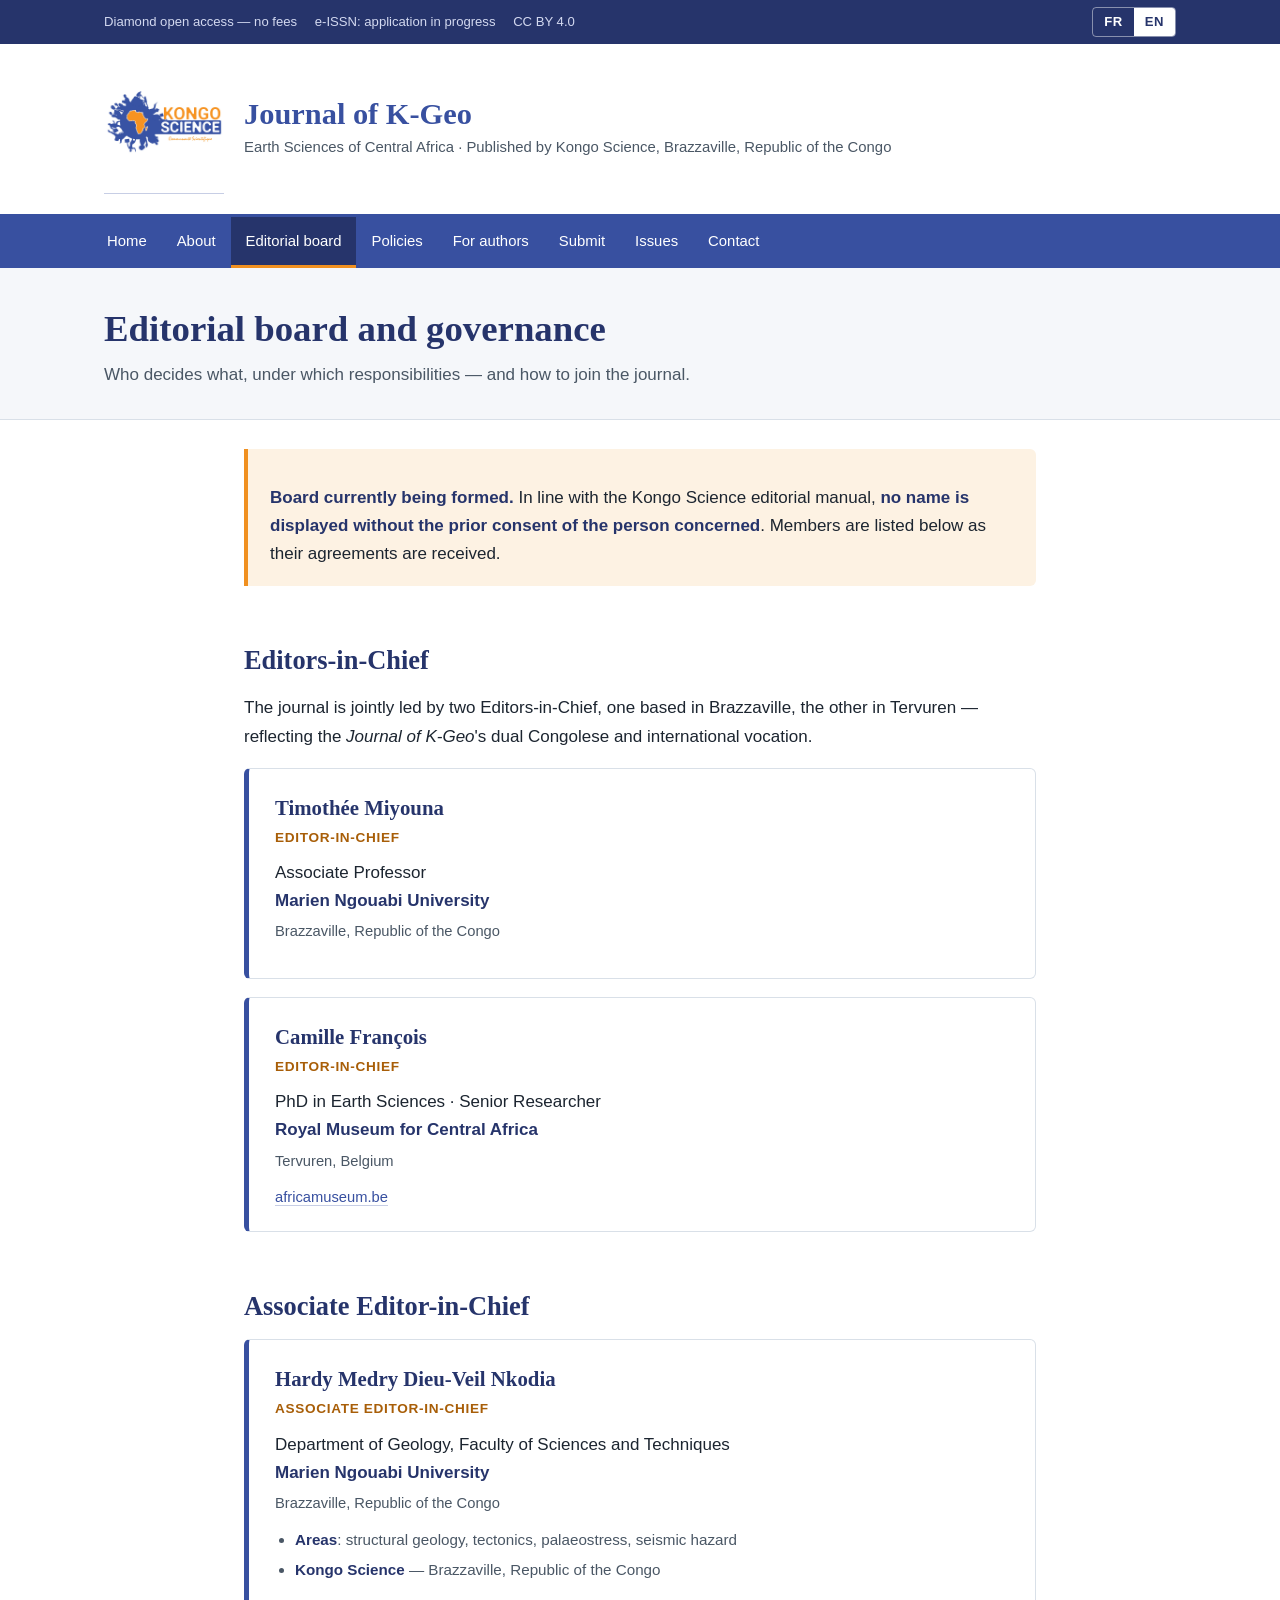
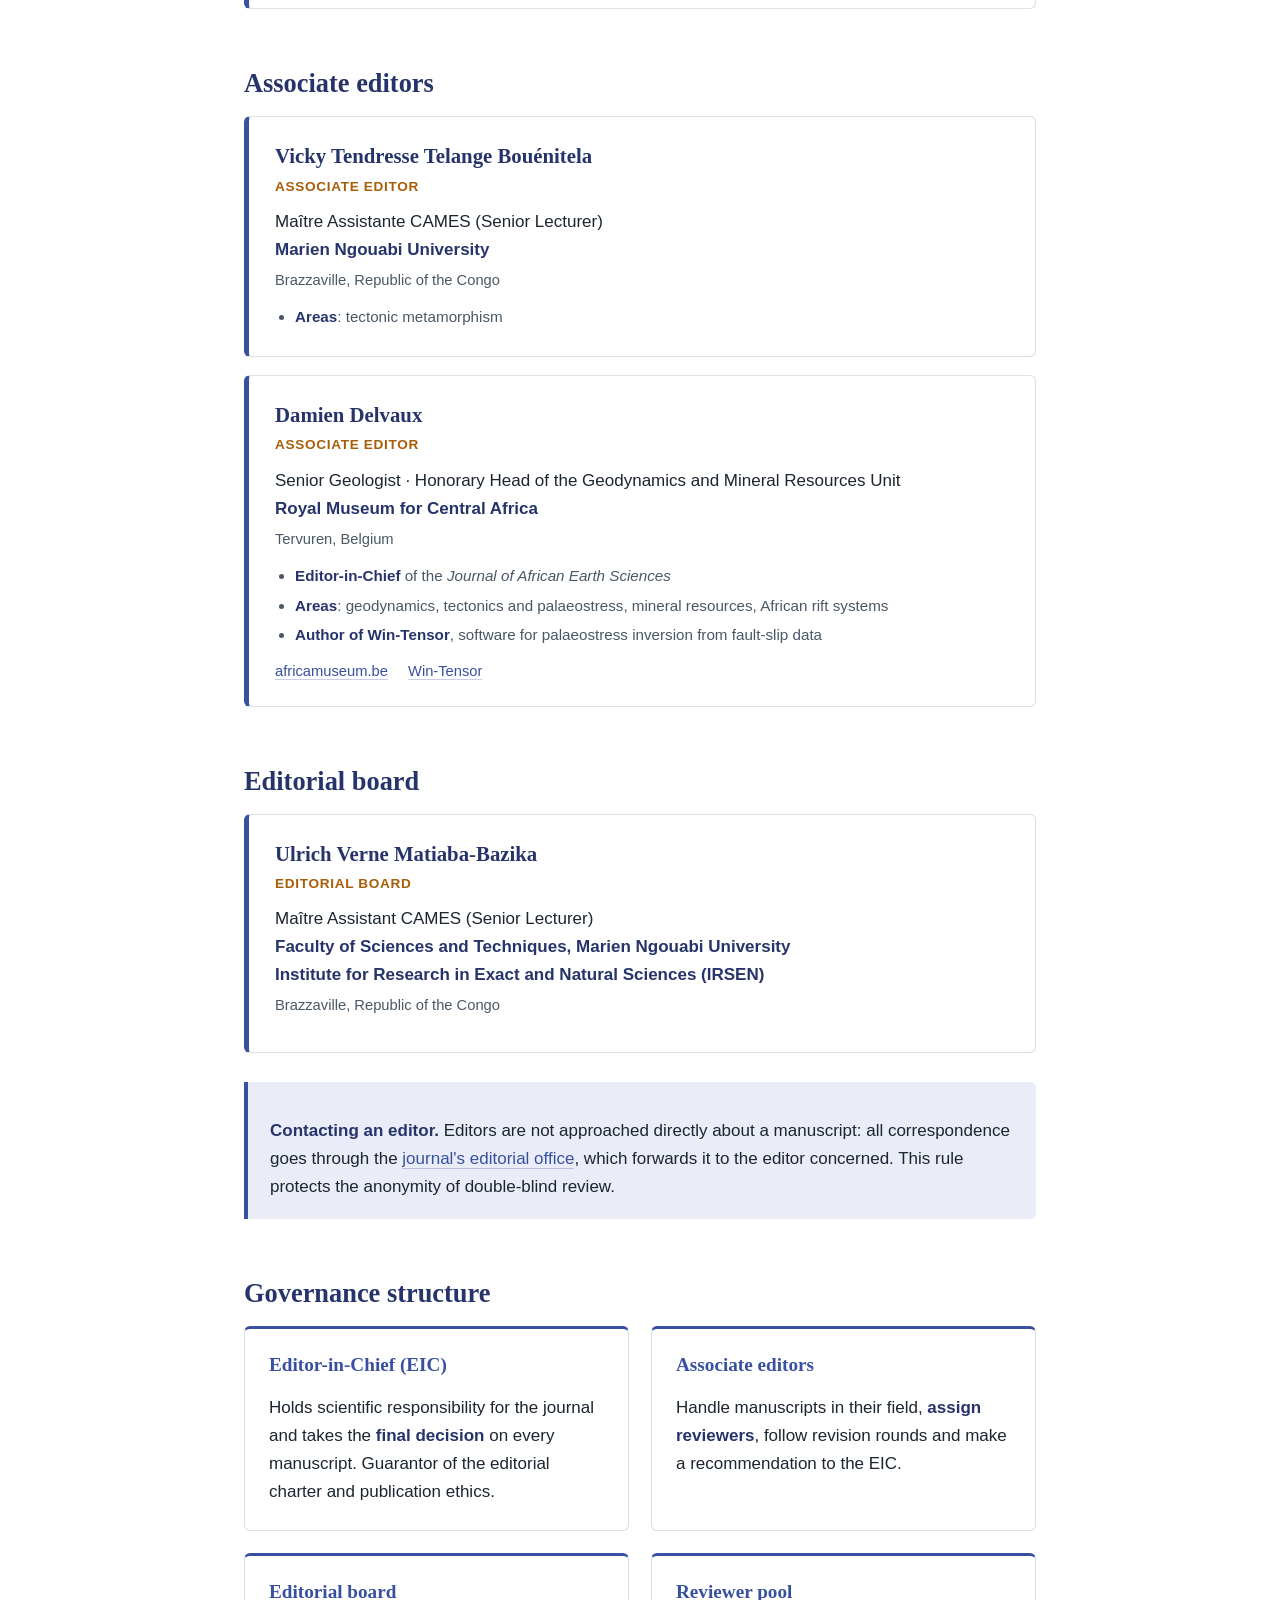
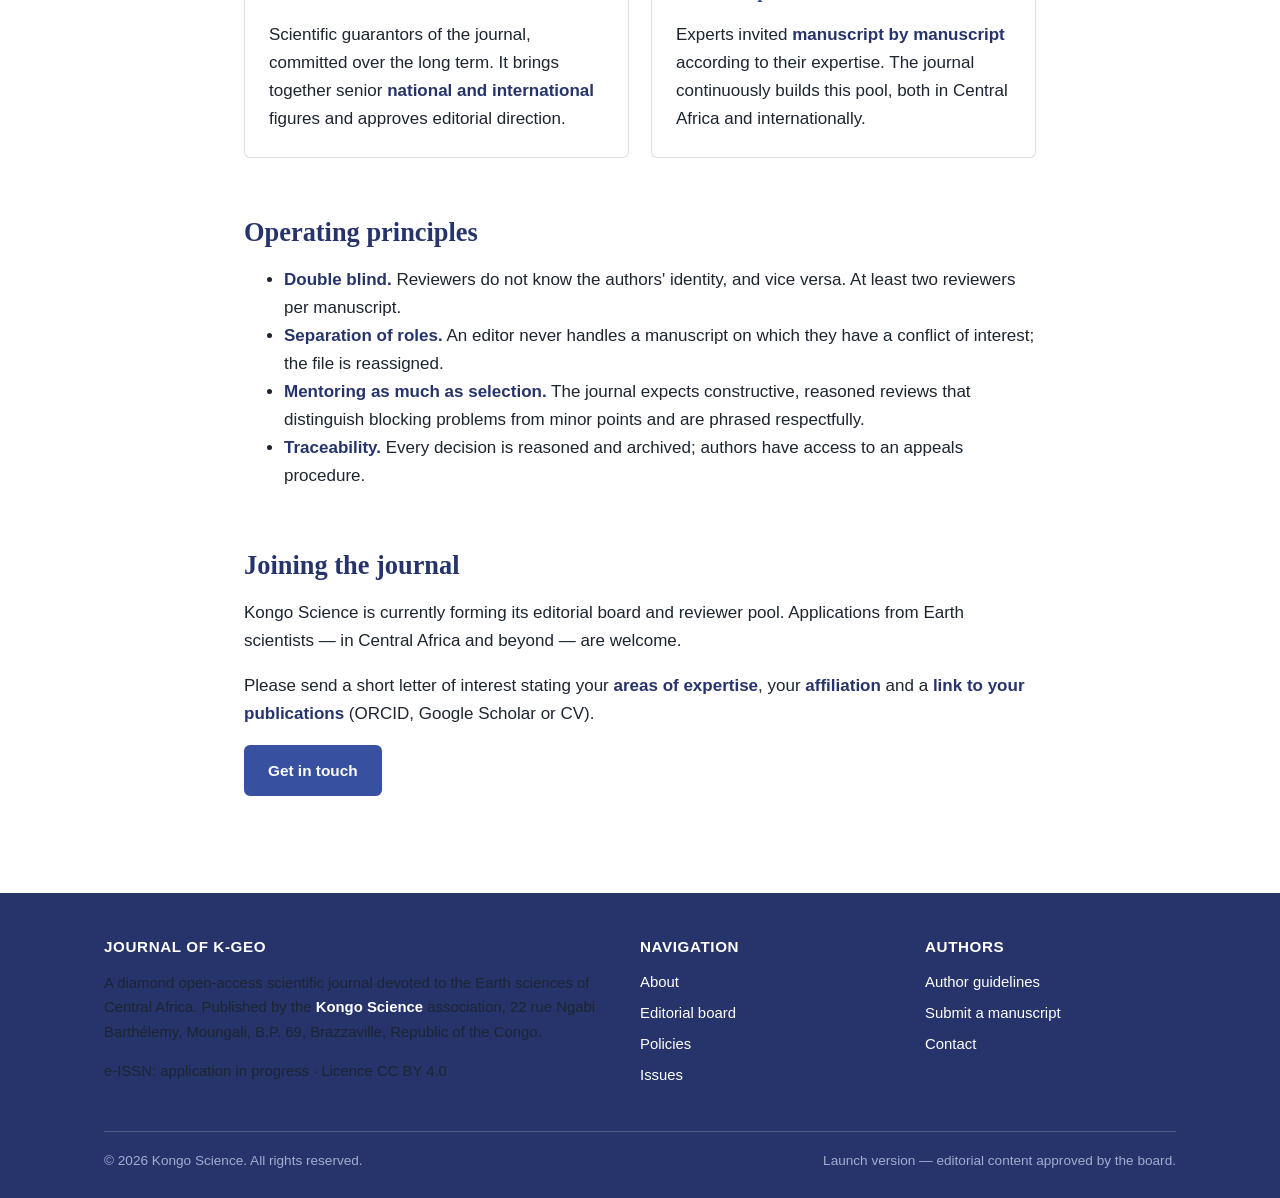
<file: comite.html>
<!DOCTYPE html>
<html lang="fr">
<head>
<meta charset="utf-8">
<meta name="viewport" content="width=device-width, initial-scale=1">
<title>Comité éditorial et gouvernance | Journal of K-Geo</title>
<meta name="description" content="Gouvernance du Journal of K-Geo : redaction en chef, editeurs associes, comite editorial et vivier de relecteurs. Appel a candidatures.">
<link rel="icon" href="assets/img/favicon.ico" sizes="any">
<link rel="icon" type="image/png" sizes="32x32" href="assets/img/favicon-32x32.png">
<link rel="icon" type="image/png" sizes="16x16" href="assets/img/favicon-16x16.png">
<link rel="apple-touch-icon" href="assets/img/apple-touch-icon.png">
<link rel="stylesheet" href="assets/css/style.css">
</head>
<body class="lang-fr">

<div class="topbar">
  <div class="wrap">
    <div class="badges">
      <span data-lang="fr">Libre accès diamant — aucun frais</span>
      <span data-lang="en">Diamond open access — no fees</span>
      <span data-lang="fr">e-ISSN : en cours d'attribution</span>
      <span data-lang="en">e-ISSN: application in progress</span>
      <span>CC BY 4.0</span>
    </div>
    <div class="langswitch" role="group" aria-label="Langue / Language">
      <button type="button" data-setlang="fr" aria-pressed="true">FR</button>
      <button type="button" data-setlang="en" aria-pressed="false">EN</button>
    </div>
  </div>
</div>

<header class="masthead">
  <div class="wrap">
    <a href="index.html"><img class="logo" src="assets/img/logo-kongoscience.png" alt="Kongo Science"></a>
    <div class="titleblock">
      <a href="index.html"><span class="jtitle">Journal of K-Geo</span></a>
      <span class="jsub" data-lang="fr">Sciences de la Terre d'Afrique centrale &middot; Publié par Kongo Science, Brazzaville, République du Congo</span>
      <span class="jsub" data-lang="en">Earth Sciences of Central Africa &middot; Published by Kongo Science, Brazzaville, Republic of the Congo</span>
    </div>
  </div>
</header>

<nav class="main">
  <ul>
    <li><a href="index.html"><span data-lang="fr">Accueil</span><span data-lang="en">Home</span></a></li>
    <li><a href="revue.html"><span data-lang="fr">La revue</span><span data-lang="en">About</span></a></li>
    <li><a href="comite.html"><span data-lang="fr">Comité éditorial</span><span data-lang="en">Editorial board</span></a></li>
    <li><a href="politiques.html"><span data-lang="fr">Politiques</span><span data-lang="en">Policies</span></a></li>
    <li><a href="auteurs.html"><span data-lang="fr">Guide auteurs</span><span data-lang="en">For authors</span></a></li>
    <li><a href="soumission.html"><span data-lang="fr">Soumettre</span><span data-lang="en">Submit</span></a></li>
    <li><a href="numeros.html"><span data-lang="fr">Numéros</span><span data-lang="en">Issues</span></a></li>
    <li><a href="contact.html"><span data-lang="fr">Contact</span><span data-lang="en">Contact</span></a></li>
  </ul>
</nav>

<div class="pagehead">
  <div class="wrap">
    <div data-lang="fr">
      <h1>Comité éditorial et gouvernance</h1>
      <p>Qui décide quoi, selon quelles responsabilités — et comment rejoindre la revue.</p>
    </div>
    <div data-lang="en">
      <h1>Editorial board and governance</h1>
      <p>Who decides what, under which responsibilities — and how to join the journal.</p>
    </div>
  </div>
</div>

<main>
<div class="wrap narrow">

  <div class="callout warn">
    <p data-lang="fr"><strong>Composition en cours de constitution.</strong> Conformément au manuel éditorial de Kongo Science, <strong>aucun nom n'est affiché sans l'accord préalable de la personne concernée</strong>. Les membres sont publiés ci-dessous au fur et à mesure de la réception de leur accord.</p>
    <p data-lang="en"><strong>Board currently being formed.</strong> In line with the Kongo Science editorial manual, <strong>no name is displayed without the prior consent of the person concerned</strong>. Members are listed below as their agreements are received.</p>
  </div>

  <div data-lang="fr">
    <h2>Rédaction en chef</h2>
    <p>La revue est dirigée conjointement par un rédacteur en chef et une rédactrice en chef, l'un ancré à Brazzaville, l'autre à Tervuren — reflet de la vocation à la fois congolaise et internationale du <em>Journal of K-Geo</em>.</p>
  </div>
  <div data-lang="en">
    <h2>Editors-in-Chief</h2>
    <p>The journal is jointly led by two Editors-in-Chief, one based in Brazzaville, the other in Tervuren — reflecting the <em>Journal of K-Geo</em>'s dual Congolese and international vocation.</p>
  </div>

  <div class="member">
    <p class="name">Timothée Miyouna</p>
    <p class="role"><span data-lang="fr">Rédacteur en chef</span><span data-lang="en">Editor-in-Chief</span></p>
    <div data-lang="fr">
      <p class="affil">Professeur associé<br>
        <span class="inst">Université Marien Ngouabi</span></p>
      <p class="place">Brazzaville, République du Congo</p>
    </div>
    <div data-lang="en">
      <p class="affil">Associate Professor<br>
        <span class="inst">Marien Ngouabi University</span></p>
      <p class="place">Brazzaville, Republic of the Congo</p>
    </div>
  </div>

  <div class="member">
    <p class="name">Camille François</p>
    <p class="role"><span data-lang="fr">Rédactrice en chef</span><span data-lang="en">Editor-in-Chief</span></p>
    <div data-lang="fr">
      <p class="affil">Docteure en sciences de la Terre &middot; Chercheuse senior<br>
        <span class="inst">Musée royal de l'Afrique centrale</span></p>
      <p class="place">Tervuren, Belgique</p>
    </div>
    <div data-lang="en">
      <p class="affil">PhD in Earth Sciences &middot; Senior Researcher<br>
        <span class="inst">Royal Museum for Central Africa</span></p>
      <p class="place">Tervuren, Belgium</p>
    </div>
    <p class="links">
      <a href="https://www.africamuseum.be" target="_blank" rel="noopener">africamuseum.be</a>
    </p>
  </div>

  <div data-lang="fr">
    <h2>Éditeur en chef associé</h2>
  </div>
  <div data-lang="en">
    <h2>Associate Editor-in-Chief</h2>
  </div>

  <div class="member">
    <p class="name">Hardy Medry Dieu-Veil Nkodia</p>
    <p class="role"><span data-lang="fr">Éditeur en chef associé</span><span data-lang="en">Associate Editor-in-Chief</span></p>
    <div data-lang="fr">
      <p class="affil">Département de Géologie, Faculté des Sciences et Techniques<br>
        <span class="inst">Université Marien Ngouabi</span></p>
      <p class="place">Brazzaville, République du Congo</p>
      <ul>
        <li><strong>Domaines</strong> : géologie structurale, tectonique, paléocontraintes, aléa sismique</li>
        <li><strong>Kongo Science</strong> — Brazzaville, République du Congo</li>
      </ul>
    </div>
    <div data-lang="en">
      <p class="affil">Department of Geology, Faculty of Sciences and Techniques<br>
        <span class="inst">Marien Ngouabi University</span></p>
      <p class="place">Brazzaville, Republic of the Congo</p>
      <ul>
        <li><strong>Areas</strong>: structural geology, tectonics, palaeostress, seismic hazard</li>
        <li><strong>Kongo Science</strong> — Brazzaville, Republic of the Congo</li>
      </ul>
    </div>
  </div>

  <div data-lang="fr">
    <h2>Éditeurs associés</h2>
  </div>
  <div data-lang="en">
    <h2>Associate editors</h2>
  </div>

  <div class="member">
    <p class="name">Vicky Tendresse Telange Bouénitela</p>
    <p class="role"><span data-lang="fr">Éditrice associée</span><span data-lang="en">Associate editor</span></p>
    <div data-lang="fr">
      <p class="affil">Maître Assistante CAMES<br>
        <span class="inst">Université Marien Ngouabi</span></p>
      <p class="place">Brazzaville, République du Congo</p>
      <ul>
        <li><strong>Domaines</strong> : métamorphisme tectonique</li>
      </ul>
    </div>
    <div data-lang="en">
      <p class="affil">Maître Assistante CAMES (Senior Lecturer)<br>
        <span class="inst">Marien Ngouabi University</span></p>
      <p class="place">Brazzaville, Republic of the Congo</p>
      <ul>
        <li><strong>Areas</strong>: tectonic metamorphism</li>
      </ul>
    </div>
  </div>

  <div class="member">
    <p class="name">Damien Delvaux</p>
    <p class="role"><span data-lang="fr">Éditeur associé</span><span data-lang="en">Associate editor</span></p>
    <div data-lang="fr">
      <p class="affil">Géologue senior &middot; Chef honoraire du service de Géodynamique et Ressources minérales<br>
        <span class="inst">Musée royal de l'Afrique centrale</span></p>
      <p class="place">Tervuren, Belgique</p>
      <ul>
        <li><strong>Rédacteur en chef</strong> du <em>Journal of African Earth Sciences</em></li>
        <li><strong>Domaines</strong> : géodynamique, tectonique et paléocontraintes, ressources minérales, rifts d'Afrique</li>
        <li><strong>Auteur de Win-Tensor</strong>, logiciel d'inversion des paléocontraintes à partir des données de failles</li>
      </ul>
    </div>
    <div data-lang="en">
      <p class="affil">Senior Geologist &middot; Honorary Head of the Geodynamics and Mineral Resources Unit<br>
        <span class="inst">Royal Museum for Central Africa</span></p>
      <p class="place">Tervuren, Belgium</p>
      <ul>
        <li><strong>Editor-in-Chief</strong> of the <em>Journal of African Earth Sciences</em></li>
        <li><strong>Areas</strong>: geodynamics, tectonics and palaeostress, mineral resources, African rift systems</li>
        <li><strong>Author of Win-Tensor</strong>, software for palaeostress inversion from fault-slip data</li>
      </ul>
    </div>
    <p class="links">
      <a href="https://www.africamuseum.be" target="_blank" rel="noopener">africamuseum.be</a>
      <a href="http://damiendelvaux.be/Tensor/WinTensor/win-tensor.html" target="_blank" rel="noopener">Win-Tensor</a>
    </p>
  </div>

  <div data-lang="fr">
    <h2>Comité éditorial</h2>
  </div>
  <div data-lang="en">
    <h2>Editorial board</h2>
  </div>

  <div class="member">
    <p class="name">Ulrich Verne Matiaba-Bazika</p>
    <p class="role"><span data-lang="fr">Comité éditorial</span><span data-lang="en">Editorial board</span></p>
    <div data-lang="fr">
      <p class="affil">Maître Assistant CAMES<br>
        <span class="inst">Faculté des Sciences et Techniques, Université Marien Ngouabi</span><br>
        <span class="inst">Institut de Recherches en Sciences Exactes et Naturelles (IRSEN)</span></p>
      <p class="place">Brazzaville, République du Congo</p>
    </div>
    <div data-lang="en">
      <p class="affil">Maître Assistant CAMES (Senior Lecturer)<br>
        <span class="inst">Faculty of Sciences and Techniques, Marien Ngouabi University</span><br>
        <span class="inst">Institute for Research in Exact and Natural Sciences (IRSEN)</span></p>
      <p class="place">Brazzaville, Republic of the Congo</p>
    </div>
  </div>

  <div class="callout">
    <p data-lang="fr"><strong>Contacter un éditeur.</strong> Les éditeurs ne sont pas sollicités directement au sujet d'un manuscrit : toute correspondance passe par la <a href="contact.html">rédaction de la revue</a>, qui l'oriente vers l'éditeur concerné. Cette règle protège l'anonymat de la relecture en double aveugle.</p>
    <p data-lang="en"><strong>Contacting an editor.</strong> Editors are not approached directly about a manuscript: all correspondence goes through the <a href="contact.html">journal's editorial office</a>, which forwards it to the editor concerned. This rule protects the anonymity of double-blind review.</p>
  </div>

  <div data-lang="fr">
    <h2>Structure de la gouvernance</h2>
  </div>
  <div data-lang="en">
    <h2>Governance structure</h2>
  </div>

  <div class="grid grid-2">
    <div class="card">
      <div data-lang="fr">
        <h3>Rédacteur ou rédactrice en chef (EIC)</h3>
        <p>Porte la responsabilité scientifique de la revue et prend la <strong>décision finale</strong> sur chaque manuscrit. Garant du respect de la charte éditoriale et de l'éthique de publication.</p>
      </div>
      <div data-lang="en">
        <h3>Editor-in-Chief (EIC)</h3>
        <p>Holds scientific responsibility for the journal and takes the <strong>final decision</strong> on every manuscript. Guarantor of the editorial charter and publication ethics.</p>
      </div>
    </div>

    <div class="card">
      <div data-lang="fr">
        <h3>Éditeurs associés</h3>
        <p>Gèrent les manuscrits relevant de leur domaine, <strong>assignent les relecteurs</strong>, suivent les rondes de révision et formulent une recommandation à l'EIC.</p>
      </div>
      <div data-lang="en">
        <h3>Associate editors</h3>
        <p>Handle manuscripts in their field, <strong>assign reviewers</strong>, follow revision rounds and make a recommendation to the EIC.</p>
      </div>
    </div>

    <div class="card">
      <div data-lang="fr">
        <h3>Comité éditorial</h3>
        <p>Garants scientifiques de la revue, engagés dans la durée. Il réunit des figures seniors <strong>nationales et internationales</strong> et valide les orientations éditoriales.</p>
      </div>
      <div data-lang="en">
        <h3>Editorial board</h3>
        <p>Scientific guarantors of the journal, committed over the long term. It brings together senior <strong>national and international</strong> figures and approves editorial direction.</p>
      </div>
    </div>

    <div class="card">
      <div data-lang="fr">
        <h3>Vivier de relecteurs</h3>
        <p>Experts sollicités <strong>manuscrit par manuscrit</strong> selon leur spécialité. La revue constitue en permanence ce vivier, en Afrique centrale comme à l'international.</p>
      </div>
      <div data-lang="en">
        <h3>Reviewer pool</h3>
        <p>Experts invited <strong>manuscript by manuscript</strong> according to their expertise. The journal continuously builds this pool, both in Central Africa and internationally.</p>
      </div>
    </div>
  </div>

  <div data-lang="fr">
    <h2>Principes de fonctionnement</h2>
    <ul>
      <li><strong>Double aveugle.</strong> Le relecteur ne connaît pas l'identité des auteurs, et réciproquement. Deux relecteurs au minimum par manuscrit.</li>
      <li><strong>Séparation des rôles.</strong> Un éditeur ne traite jamais un manuscrit sur lequel il est en conflit d'intérêts ; le dossier est réassigné.</li>
      <li><strong>Mentorat autant que sélection.</strong> La revue attend des relectures constructives et argumentées, distinguant les problèmes bloquants des points mineurs, formulées avec respect.</li>
      <li><strong>Traçabilité.</strong> Chaque décision est motivée et archivée ; les auteurs disposent d'une procédure d'appel.</li>
    </ul>

    <h2>Rejoindre la revue</h2>
    <p>Kongo Science constitue actuellement son comité éditorial et son vivier de relecteurs. Les candidatures de chercheuses et chercheurs en sciences de la Terre — d'Afrique centrale et d'ailleurs — sont bienvenues.</p>
    <p>Merci d'adresser une brève lettre d'intérêt précisant vos <strong>domaines d'expertise</strong>, votre <strong>affiliation</strong> et un <strong>lien vers vos publications</strong> (ORCID, Google Scholar ou CV).</p>
    <p><a class="btn btn-solid" href="contact.html">Nous écrire</a></p>
  </div>

  <div data-lang="en">
    <h2>Operating principles</h2>
    <ul>
      <li><strong>Double blind.</strong> Reviewers do not know the authors' identity, and vice versa. At least two reviewers per manuscript.</li>
      <li><strong>Separation of roles.</strong> An editor never handles a manuscript on which they have a conflict of interest; the file is reassigned.</li>
      <li><strong>Mentoring as much as selection.</strong> The journal expects constructive, reasoned reviews that distinguish blocking problems from minor points and are phrased respectfully.</li>
      <li><strong>Traceability.</strong> Every decision is reasoned and archived; authors have access to an appeals procedure.</li>
    </ul>

    <h2>Joining the journal</h2>
    <p>Kongo Science is currently forming its editorial board and reviewer pool. Applications from Earth scientists — in Central Africa and beyond — are welcome.</p>
    <p>Please send a short letter of interest stating your <strong>areas of expertise</strong>, your <strong>affiliation</strong> and a <strong>link to your publications</strong> (ORCID, Google Scholar or CV).</p>
    <p><a class="btn btn-solid" href="contact.html">Get in touch</a></p>
  </div>

</div>
</main>

<footer class="site">
  <div class="wrap">
    <div class="cols">
      <div>
        <h4>Journal of K-Geo</h4>
        <p data-lang="fr">Revue scientifique en libre accès diamant consacrée aux sciences de la Terre d'Afrique centrale. Publiée par l'association <strong style="color:#fff">Kongo Science</strong>, 22 rue Ngabi Barthélemy, Moungali, B.P. 69, Brazzaville, République du Congo.</p>
        <p data-lang="en">A diamond open-access scientific journal devoted to the Earth sciences of Central Africa. Published by the <strong style="color:#fff">Kongo Science</strong> association, 22 rue Ngabi Barthélemy, Moungali, B.P. 69, Brazzaville, Republic of the Congo.</p>
        <p><span data-lang="fr">e-ISSN : en cours d'attribution</span><span data-lang="en">e-ISSN: application in progress</span> &middot; <span data-lang="fr">Licence</span><span data-lang="en">Licence</span> CC BY 4.0</p>
      </div>
      <div>
        <h4><span data-lang="fr">Navigation</span><span data-lang="en">Navigation</span></h4>
        <ul>
          <li><a href="revue.html"><span data-lang="fr">La revue</span><span data-lang="en">About</span></a></li>
          <li><a href="comite.html"><span data-lang="fr">Comité éditorial</span><span data-lang="en">Editorial board</span></a></li>
          <li><a href="politiques.html"><span data-lang="fr">Politiques</span><span data-lang="en">Policies</span></a></li>
          <li><a href="numeros.html"><span data-lang="fr">Numéros</span><span data-lang="en">Issues</span></a></li>
        </ul>
      </div>
      <div>
        <h4><span data-lang="fr">Auteurs</span><span data-lang="en">Authors</span></h4>
        <ul>
          <li><a href="auteurs.html"><span data-lang="fr">Guide des auteurs</span><span data-lang="en">Author guidelines</span></a></li>
          <li><a href="soumission.html"><span data-lang="fr">Soumettre un manuscrit</span><span data-lang="en">Submit a manuscript</span></a></li>
          <li><a href="contact.html"><span data-lang="fr">Contact</span><span data-lang="en">Contact</span></a></li>
        </ul>
      </div>
    </div>
    <div class="legal">
      <span>&copy; <span class="js-year">2026</span> Kongo Science. <span data-lang="fr">Tous droits réservés.</span><span data-lang="en">All rights reserved.</span></span>
      <span data-lang="fr">Site en version de lancement — contenus éditoriaux validés par le comité.</span>
      <span data-lang="en">Launch version — editorial content approved by the board.</span>
    </div>
  </div>
</footer>

<script src="assets/js/site.js"></script>
</body>
</html>
</file>
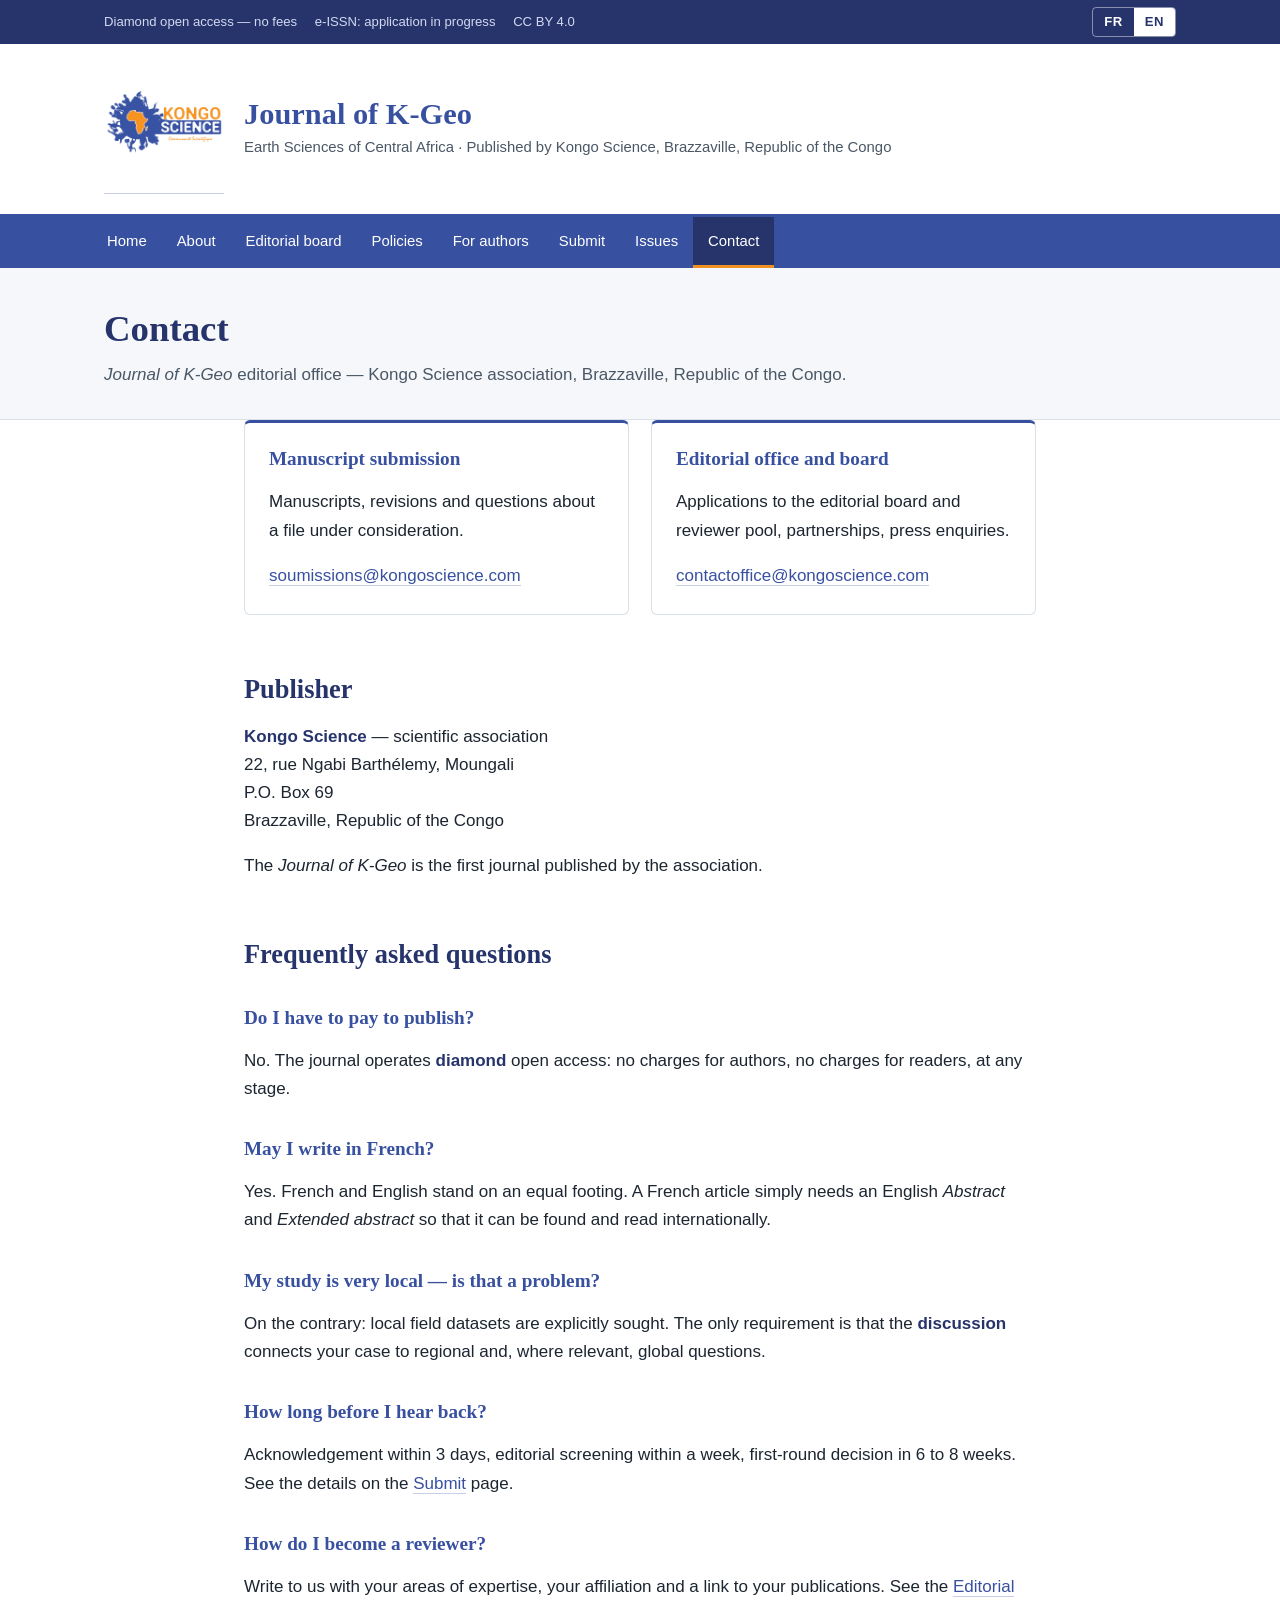
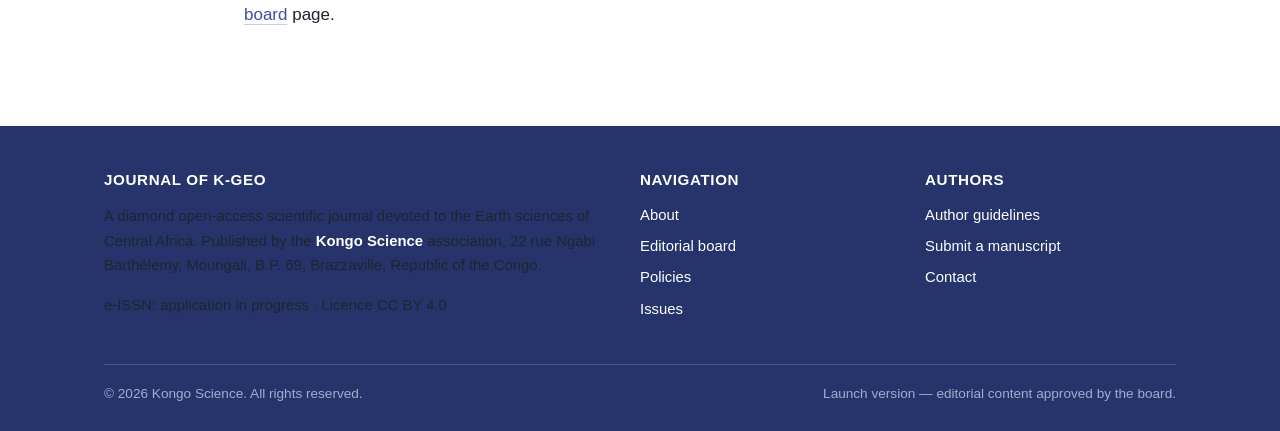
<file: contact.html>
<!DOCTYPE html>
<html lang="fr">
<head>
<meta charset="utf-8">
<meta name="viewport" content="width=device-width, initial-scale=1">
<title>Contact | Journal of K-Geo</title>
<meta name="description" content="Contacter la redaction du Journal of K-Geo, revue publiee par l'association Kongo Science a Brazzaville, Republique du Congo.">
<link rel="icon" href="assets/img/favicon.ico" sizes="any">
<link rel="icon" type="image/png" sizes="32x32" href="assets/img/favicon-32x32.png">
<link rel="icon" type="image/png" sizes="16x16" href="assets/img/favicon-16x16.png">
<link rel="apple-touch-icon" href="assets/img/apple-touch-icon.png">
<link rel="stylesheet" href="assets/css/style.css">
</head>
<body class="lang-fr">

<div class="topbar">
  <div class="wrap">
    <div class="badges">
      <span data-lang="fr">Libre accès diamant — aucun frais</span>
      <span data-lang="en">Diamond open access — no fees</span>
      <span data-lang="fr">e-ISSN : en cours d'attribution</span>
      <span data-lang="en">e-ISSN: application in progress</span>
      <span>CC BY 4.0</span>
    </div>
    <div class="langswitch" role="group" aria-label="Langue / Language">
      <button type="button" data-setlang="fr" aria-pressed="true">FR</button>
      <button type="button" data-setlang="en" aria-pressed="false">EN</button>
    </div>
  </div>
</div>

<header class="masthead">
  <div class="wrap">
    <a href="index.html"><img class="logo" src="assets/img/logo-kongoscience.png" alt="Kongo Science"></a>
    <div class="titleblock">
      <a href="index.html"><span class="jtitle">Journal of K-Geo</span></a>
      <span class="jsub" data-lang="fr">Sciences de la Terre d'Afrique centrale &middot; Publié par Kongo Science, Brazzaville, République du Congo</span>
      <span class="jsub" data-lang="en">Earth Sciences of Central Africa &middot; Published by Kongo Science, Brazzaville, Republic of the Congo</span>
    </div>
  </div>
</header>

<nav class="main">
  <ul>
    <li><a href="index.html"><span data-lang="fr">Accueil</span><span data-lang="en">Home</span></a></li>
    <li><a href="revue.html"><span data-lang="fr">La revue</span><span data-lang="en">About</span></a></li>
    <li><a href="comite.html"><span data-lang="fr">Comité éditorial</span><span data-lang="en">Editorial board</span></a></li>
    <li><a href="politiques.html"><span data-lang="fr">Politiques</span><span data-lang="en">Policies</span></a></li>
    <li><a href="auteurs.html"><span data-lang="fr">Guide auteurs</span><span data-lang="en">For authors</span></a></li>
    <li><a href="soumission.html"><span data-lang="fr">Soumettre</span><span data-lang="en">Submit</span></a></li>
    <li><a href="numeros.html"><span data-lang="fr">Numéros</span><span data-lang="en">Issues</span></a></li>
    <li><a href="contact.html"><span data-lang="fr">Contact</span><span data-lang="en">Contact</span></a></li>
  </ul>
</nav>

<div class="pagehead">
  <div class="wrap">
    <div data-lang="fr">
      <h1>Contact</h1>
      <p>Rédaction du <em>Journal of K-Geo</em> — association Kongo Science, Brazzaville, République du Congo.</p>
    </div>
    <div data-lang="en">
      <h1>Contact</h1>
      <p><em>Journal of K-Geo</em> editorial office — Kongo Science association, Brazzaville, Republic of the Congo.</p>
    </div>
  </div>
</div>

<main>
<div class="wrap narrow">

  <div class="grid grid-2">
    <div class="card">
      <div data-lang="fr">
        <h3>Soumission de manuscrits</h3>
        <p>Envoi des manuscrits, des révisions et des questions relatives à un dossier en cours.</p>
        <p><a href="mailto:soumissions@kongoscience.com?subject=Journal%20of%20K-Geo">soumissions@kongoscience.com</a></p>
      </div>
      <div data-lang="en">
        <h3>Manuscript submission</h3>
        <p>Manuscripts, revisions and questions about a file under consideration.</p>
        <p><a href="mailto:soumissions@kongoscience.com?subject=Journal%20of%20K-Geo">soumissions@kongoscience.com</a></p>
      </div>
    </div>

    <div class="card">
      <div data-lang="fr">
        <h3>Rédaction et comité</h3>
        <p>Candidatures au comité éditorial et au vivier de relecteurs, partenariats, presse.</p>
        <p><a href="mailto:contactoffice@kongoscience.com?subject=Comit%C3%A9%20%C3%A9ditorial%20-%20Journal%20of%20K-Geo">contactoffice@kongoscience.com</a></p>
      </div>
      <div data-lang="en">
        <h3>Editorial office and board</h3>
        <p>Applications to the editorial board and reviewer pool, partnerships, press enquiries.</p>
        <p><a href="mailto:contactoffice@kongoscience.com?subject=Editorial%20board%20-%20Journal%20of%20K-Geo">contactoffice@kongoscience.com</a></p>
      </div>
    </div>
  </div>

  <div data-lang="fr">
    <h2>Éditeur</h2>
    <p><strong>Kongo Science</strong> — association scientifique<br>
    22, rue Ngabi Barthélemy, Moungali<br>
    B.P. 69<br>
    Brazzaville, République du Congo</p>
    <p>Le <em>Journal of K-Geo</em> est la première revue publiée par l'association.</p>

    <h2>Questions fréquentes</h2>

    <h3>Dois-je payer pour publier ?</h3>
    <p>Non. La revue pratique le libre accès <strong>diamant</strong> : aucun frais pour les auteurs, aucun frais pour les lecteurs, à aucune étape.</p>

    <h3>Puis-je écrire en français ?</h3>
    <p>Oui. Le français et l'anglais sont sur un pied d'égalité. Un article français doit simplement porter un <em>Abstract</em> et un <em>Extended abstract</em> en anglais, afin d'être trouvable et lisible internationalement.</p>

    <h3>Mon étude est très locale, est-ce un problème ?</h3>
    <p>Au contraire : les jeux de données de terrain locaux sont explicitement recherchés. La seule exigence est que la <strong>discussion</strong> relie votre cas aux problématiques régionales et, si pertinent, mondiales.</p>

    <h3>Combien de temps avant une réponse ?</h3>
    <p>Accusé de réception sous 3 jours, filtre éditorial sous une semaine, décision de première ronde en 6 à 8 semaines. Voir le détail sur la page <a href="soumission.html">Soumettre</a>.</p>

    <h3>Comment devenir relecteur ?</h3>
    <p>Écrivez-nous avec vos domaines d'expertise, votre affiliation et un lien vers vos publications. Voir la page <a href="comite.html">Comité éditorial</a>.</p>
  </div>

  <div data-lang="en">
    <h2>Publisher</h2>
    <p><strong>Kongo Science</strong> — scientific association<br>
    22, rue Ngabi Barthélemy, Moungali<br>
    P.O. Box 69<br>
    Brazzaville, Republic of the Congo</p>
    <p>The <em>Journal of K-Geo</em> is the first journal published by the association.</p>

    <h2>Frequently asked questions</h2>

    <h3>Do I have to pay to publish?</h3>
    <p>No. The journal operates <strong>diamond</strong> open access: no charges for authors, no charges for readers, at any stage.</p>

    <h3>May I write in French?</h3>
    <p>Yes. French and English stand on an equal footing. A French article simply needs an English <em>Abstract</em> and <em>Extended abstract</em> so that it can be found and read internationally.</p>

    <h3>My study is very local — is that a problem?</h3>
    <p>On the contrary: local field datasets are explicitly sought. The only requirement is that the <strong>discussion</strong> connects your case to regional and, where relevant, global questions.</p>

    <h3>How long before I hear back?</h3>
    <p>Acknowledgement within 3 days, editorial screening within a week, first-round decision in 6 to 8 weeks. See the details on the <a href="soumission.html">Submit</a> page.</p>

    <h3>How do I become a reviewer?</h3>
    <p>Write to us with your areas of expertise, your affiliation and a link to your publications. See the <a href="comite.html">Editorial board</a> page.</p>
  </div>

</div>
</main>

<footer class="site">
  <div class="wrap">
    <div class="cols">
      <div>
        <h4>Journal of K-Geo</h4>
        <p data-lang="fr">Revue scientifique en libre accès diamant consacrée aux sciences de la Terre d'Afrique centrale. Publiée par l'association <strong style="color:#fff">Kongo Science</strong>, 22 rue Ngabi Barthélemy, Moungali, B.P. 69, Brazzaville, République du Congo.</p>
        <p data-lang="en">A diamond open-access scientific journal devoted to the Earth sciences of Central Africa. Published by the <strong style="color:#fff">Kongo Science</strong> association, 22 rue Ngabi Barthélemy, Moungali, B.P. 69, Brazzaville, Republic of the Congo.</p>
        <p><span data-lang="fr">e-ISSN : en cours d'attribution</span><span data-lang="en">e-ISSN: application in progress</span> &middot; <span data-lang="fr">Licence</span><span data-lang="en">Licence</span> CC BY 4.0</p>
      </div>
      <div>
        <h4><span data-lang="fr">Navigation</span><span data-lang="en">Navigation</span></h4>
        <ul>
          <li><a href="revue.html"><span data-lang="fr">La revue</span><span data-lang="en">About</span></a></li>
          <li><a href="comite.html"><span data-lang="fr">Comité éditorial</span><span data-lang="en">Editorial board</span></a></li>
          <li><a href="politiques.html"><span data-lang="fr">Politiques</span><span data-lang="en">Policies</span></a></li>
          <li><a href="numeros.html"><span data-lang="fr">Numéros</span><span data-lang="en">Issues</span></a></li>
        </ul>
      </div>
      <div>
        <h4><span data-lang="fr">Auteurs</span><span data-lang="en">Authors</span></h4>
        <ul>
          <li><a href="auteurs.html"><span data-lang="fr">Guide des auteurs</span><span data-lang="en">Author guidelines</span></a></li>
          <li><a href="soumission.html"><span data-lang="fr">Soumettre un manuscrit</span><span data-lang="en">Submit a manuscript</span></a></li>
          <li><a href="contact.html"><span data-lang="fr">Contact</span><span data-lang="en">Contact</span></a></li>
        </ul>
      </div>
    </div>
    <div class="legal">
      <span>&copy; <span class="js-year">2026</span> Kongo Science. <span data-lang="fr">Tous droits réservés.</span><span data-lang="en">All rights reserved.</span></span>
      <span data-lang="fr">Site en version de lancement — contenus éditoriaux validés par le comité.</span>
      <span data-lang="en">Launch version — editorial content approved by the board.</span>
    </div>
  </div>
</footer>

<script src="assets/js/site.js"></script>
</body>
</html>
</file>
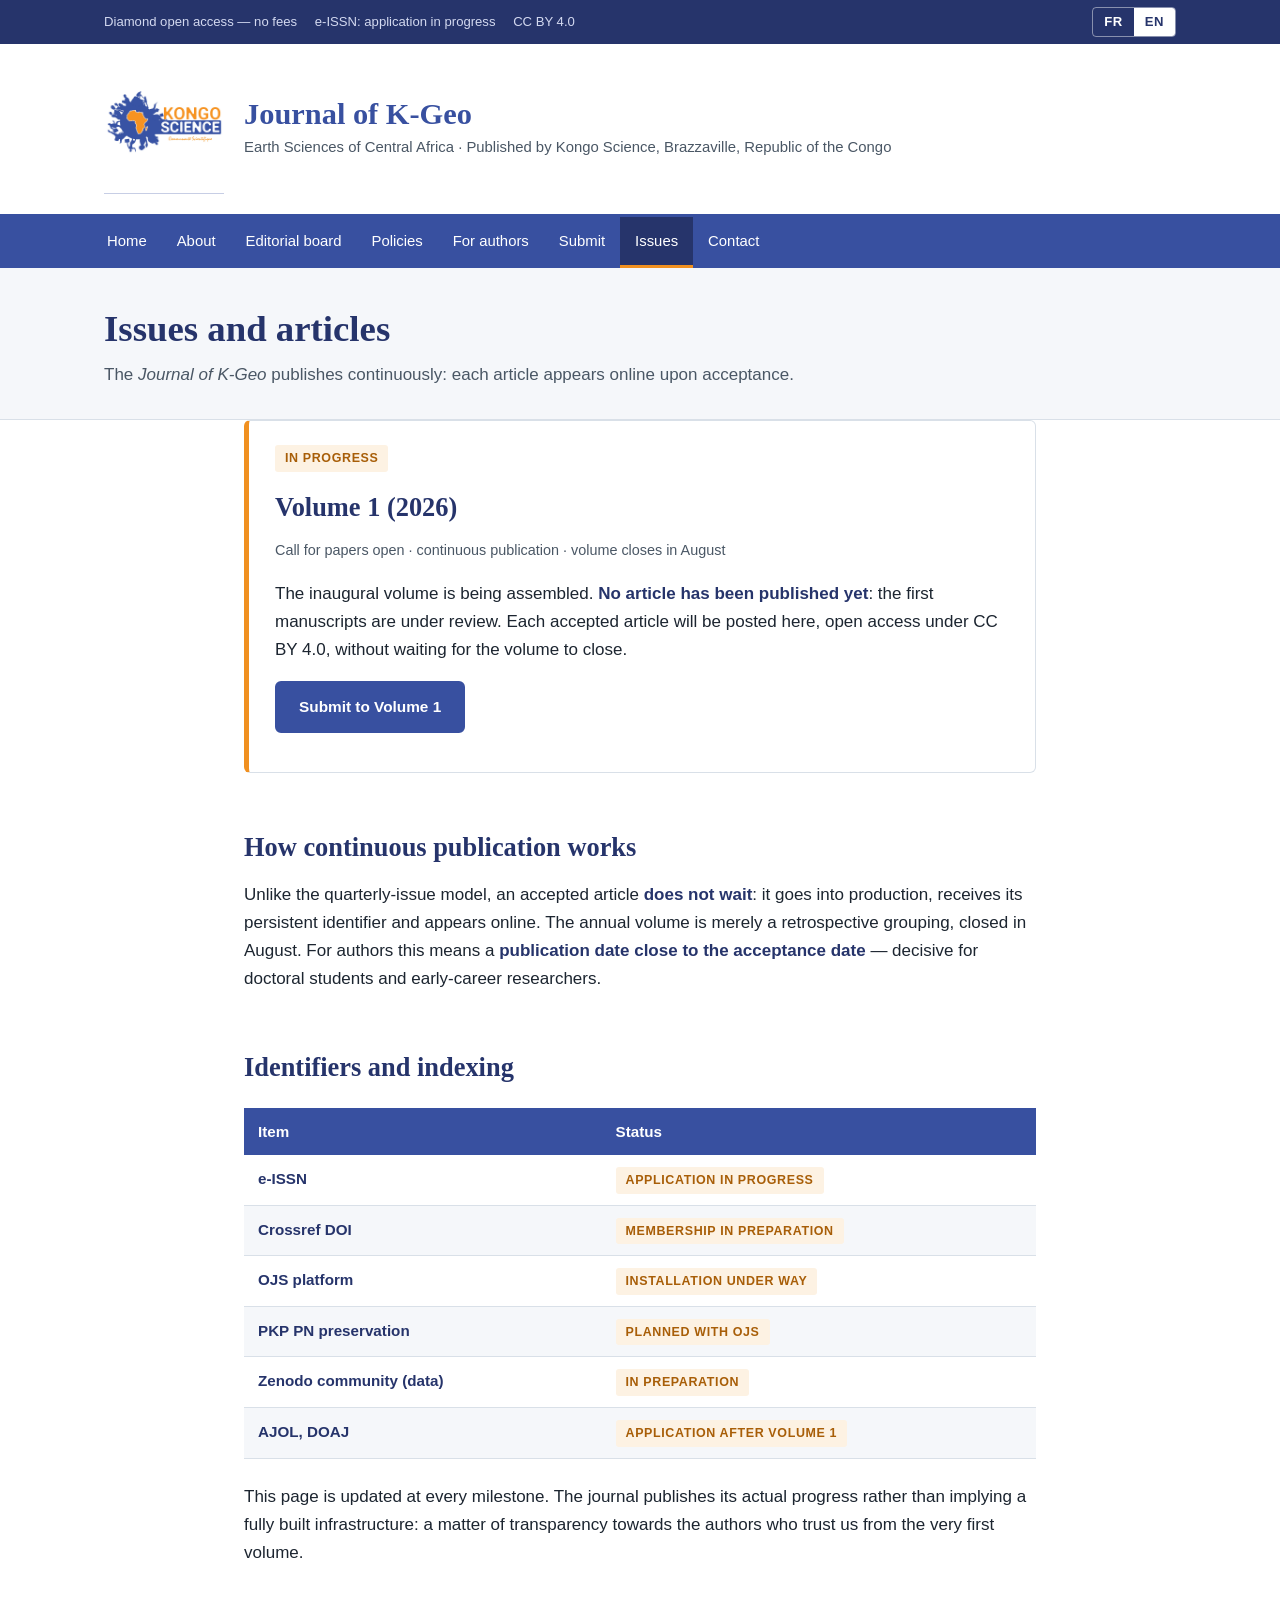
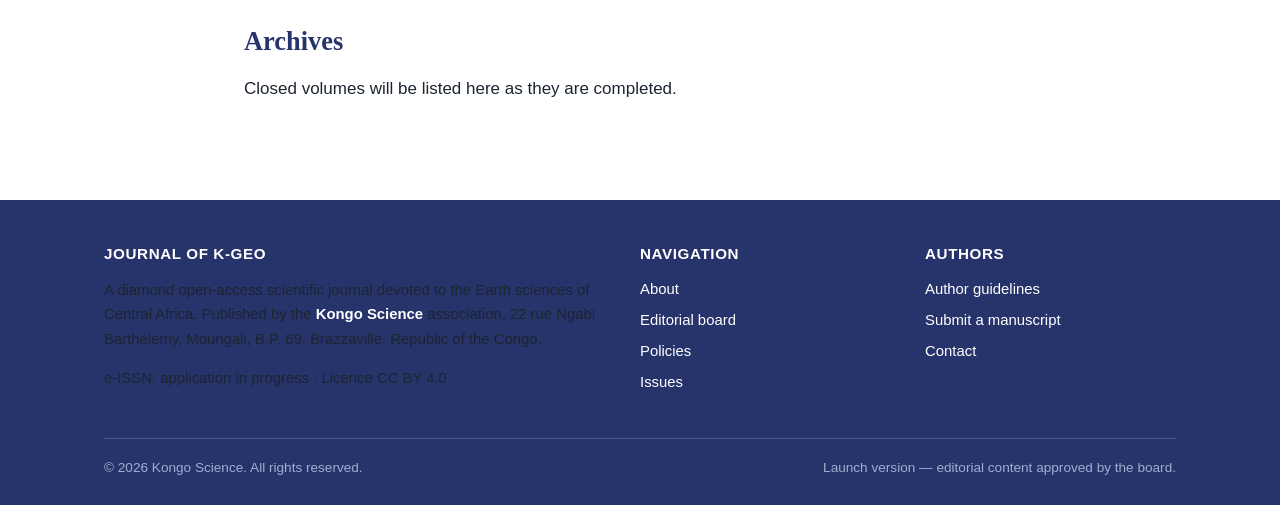
<file: numeros.html>
<!DOCTYPE html>
<html lang="fr">
<head>
<meta charset="utf-8">
<meta name="viewport" content="width=device-width, initial-scale=1">
<title>Numéros et articles | Journal of K-Geo</title>
<meta name="description" content="Volume 1 du Journal of K-Geo : publication en continu, articles en ligne des acceptation, volume annuel cloture en aout.">
<link rel="icon" href="assets/img/favicon.ico" sizes="any">
<link rel="icon" type="image/png" sizes="32x32" href="assets/img/favicon-32x32.png">
<link rel="icon" type="image/png" sizes="16x16" href="assets/img/favicon-16x16.png">
<link rel="apple-touch-icon" href="assets/img/apple-touch-icon.png">
<link rel="stylesheet" href="assets/css/style.css">
</head>
<body class="lang-fr">

<div class="topbar">
  <div class="wrap">
    <div class="badges">
      <span data-lang="fr">Libre accès diamant — aucun frais</span>
      <span data-lang="en">Diamond open access — no fees</span>
      <span data-lang="fr">e-ISSN : en cours d'attribution</span>
      <span data-lang="en">e-ISSN: application in progress</span>
      <span>CC BY 4.0</span>
    </div>
    <div class="langswitch" role="group" aria-label="Langue / Language">
      <button type="button" data-setlang="fr" aria-pressed="true">FR</button>
      <button type="button" data-setlang="en" aria-pressed="false">EN</button>
    </div>
  </div>
</div>

<header class="masthead">
  <div class="wrap">
    <a href="index.html"><img class="logo" src="assets/img/logo-kongoscience.png" alt="Kongo Science"></a>
    <div class="titleblock">
      <a href="index.html"><span class="jtitle">Journal of K-Geo</span></a>
      <span class="jsub" data-lang="fr">Sciences de la Terre d'Afrique centrale &middot; Publié par Kongo Science, Brazzaville, République du Congo</span>
      <span class="jsub" data-lang="en">Earth Sciences of Central Africa &middot; Published by Kongo Science, Brazzaville, Republic of the Congo</span>
    </div>
  </div>
</header>

<nav class="main">
  <ul>
    <li><a href="index.html"><span data-lang="fr">Accueil</span><span data-lang="en">Home</span></a></li>
    <li><a href="revue.html"><span data-lang="fr">La revue</span><span data-lang="en">About</span></a></li>
    <li><a href="comite.html"><span data-lang="fr">Comité éditorial</span><span data-lang="en">Editorial board</span></a></li>
    <li><a href="politiques.html"><span data-lang="fr">Politiques</span><span data-lang="en">Policies</span></a></li>
    <li><a href="auteurs.html"><span data-lang="fr">Guide auteurs</span><span data-lang="en">For authors</span></a></li>
    <li><a href="soumission.html"><span data-lang="fr">Soumettre</span><span data-lang="en">Submit</span></a></li>
    <li><a href="numeros.html"><span data-lang="fr">Numéros</span><span data-lang="en">Issues</span></a></li>
    <li><a href="contact.html"><span data-lang="fr">Contact</span><span data-lang="en">Contact</span></a></li>
  </ul>
</nav>

<div class="pagehead">
  <div class="wrap">
    <div data-lang="fr">
      <h1>Numéros et articles</h1>
      <p>Le <em>Journal of K-Geo</em> publie en continu : chaque article paraît en ligne dès son acceptation.</p>
    </div>
    <div data-lang="en">
      <h1>Issues and articles</h1>
      <p>The <em>Journal of K-Geo</em> publishes continuously: each article appears online upon acceptance.</p>
    </div>
  </div>
</div>

<main>
<div class="wrap narrow">

  <div class="issue">
    <span class="status"><span data-lang="fr">En cours</span><span data-lang="en">In progress</span></span>
    <div data-lang="fr">
      <h2 style="margin-top:.7em">Volume 1 (2026)</h2>
      <p class="meta">Appel à contributions ouvert &middot; publication en continu &middot; clôture du volume en août</p>
      <p>Le volume inaugural est en cours de constitution. <strong>Aucun article n'est encore publié</strong> : les premiers manuscrits sont en cours d'évaluation. Chaque article accepté sera mis en ligne ici, en libre accès et sous licence CC BY 4.0, sans attendre la clôture du volume.</p>
      <p><a class="btn btn-solid" href="soumission.html">Soumettre au volume 1</a></p>
    </div>
    <div data-lang="en">
      <h2 style="margin-top:.7em">Volume 1 (2026)</h2>
      <p class="meta">Call for papers open &middot; continuous publication &middot; volume closes in August</p>
      <p>The inaugural volume is being assembled. <strong>No article has been published yet</strong>: the first manuscripts are under review. Each accepted article will be posted here, open access under CC BY 4.0, without waiting for the volume to close.</p>
      <p><a class="btn btn-solid" href="soumission.html">Submit to Volume 1</a></p>
    </div>
  </div>

  <div data-lang="fr">
    <h2>Comment fonctionne la publication en continu</h2>
    <p>Contrairement au modèle des livraisons trimestrielles, un article accepté <strong>n'attend pas</strong> : il est mis en production, reçoit son identifiant pérenne et paraît en ligne. Le volume annuel n'est qu'un regroupement rétrospectif, clôturé en août. Pour les auteurs, cela signifie une <strong>date de publication rapprochée de la date d'acceptation</strong> — un point décisif pour les doctorants et les jeunes chercheurs.</p>

    <h2>Identifiants et indexation</h2>
    <div class="table-scroll">
      <table>
        <thead><tr><th>Élément</th><th>État</th></tr></thead>
        <tbody>
          <tr><td><strong>e-ISSN</strong></td><td><span class="status">En cours d'attribution</span></td></tr>
          <tr><td><strong>DOI Crossref</strong></td><td><span class="status">Adhésion en préparation</span></td></tr>
          <tr><td><strong>Plateforme OJS</strong></td><td><span class="status">Installation en cours</span></td></tr>
          <tr><td><strong>Préservation PKP PN</strong></td><td><span class="status">Prévue avec OJS</span></td></tr>
          <tr><td><strong>Communauté Zenodo (données)</strong></td><td><span class="status">En préparation</span></td></tr>
          <tr><td><strong>AJOL, DOAJ</strong></td><td><span class="status">Candidature après le volume 1</span></td></tr>
        </tbody>
      </table>
    </div>
    <p>Cette page est mise à jour à chaque étape franchie. La revue publie son état d'avancement plutôt que de laisser croire à une infrastructure déjà complète : c'est une exigence de transparence envers les auteurs qui nous font confiance dès le premier volume.</p>

    <h2>Archives</h2>
    <p>Les volumes clôturés seront listés ici au fur et à mesure.</p>
  </div>

  <div data-lang="en">
    <h2>How continuous publication works</h2>
    <p>Unlike the quarterly-issue model, an accepted article <strong>does not wait</strong>: it goes into production, receives its persistent identifier and appears online. The annual volume is merely a retrospective grouping, closed in August. For authors this means a <strong>publication date close to the acceptance date</strong> — decisive for doctoral students and early-career researchers.</p>

    <h2>Identifiers and indexing</h2>
    <div class="table-scroll">
      <table>
        <thead><tr><th>Item</th><th>Status</th></tr></thead>
        <tbody>
          <tr><td><strong>e-ISSN</strong></td><td><span class="status">Application in progress</span></td></tr>
          <tr><td><strong>Crossref DOI</strong></td><td><span class="status">Membership in preparation</span></td></tr>
          <tr><td><strong>OJS platform</strong></td><td><span class="status">Installation under way</span></td></tr>
          <tr><td><strong>PKP PN preservation</strong></td><td><span class="status">Planned with OJS</span></td></tr>
          <tr><td><strong>Zenodo community (data)</strong></td><td><span class="status">In preparation</span></td></tr>
          <tr><td><strong>AJOL, DOAJ</strong></td><td><span class="status">Application after Volume 1</span></td></tr>
        </tbody>
      </table>
    </div>
    <p>This page is updated at every milestone. The journal publishes its actual progress rather than implying a fully built infrastructure: a matter of transparency towards the authors who trust us from the very first volume.</p>

    <h2>Archives</h2>
    <p>Closed volumes will be listed here as they are completed.</p>
  </div>

</div>
</main>

<footer class="site">
  <div class="wrap">
    <div class="cols">
      <div>
        <h4>Journal of K-Geo</h4>
        <p data-lang="fr">Revue scientifique en libre accès diamant consacrée aux sciences de la Terre d'Afrique centrale. Publiée par l'association <strong style="color:#fff">Kongo Science</strong>, 22 rue Ngabi Barthélemy, Moungali, B.P. 69, Brazzaville, République du Congo.</p>
        <p data-lang="en">A diamond open-access scientific journal devoted to the Earth sciences of Central Africa. Published by the <strong style="color:#fff">Kongo Science</strong> association, 22 rue Ngabi Barthélemy, Moungali, B.P. 69, Brazzaville, Republic of the Congo.</p>
        <p><span data-lang="fr">e-ISSN : en cours d'attribution</span><span data-lang="en">e-ISSN: application in progress</span> &middot; <span data-lang="fr">Licence</span><span data-lang="en">Licence</span> CC BY 4.0</p>
      </div>
      <div>
        <h4><span data-lang="fr">Navigation</span><span data-lang="en">Navigation</span></h4>
        <ul>
          <li><a href="revue.html"><span data-lang="fr">La revue</span><span data-lang="en">About</span></a></li>
          <li><a href="comite.html"><span data-lang="fr">Comité éditorial</span><span data-lang="en">Editorial board</span></a></li>
          <li><a href="politiques.html"><span data-lang="fr">Politiques</span><span data-lang="en">Policies</span></a></li>
          <li><a href="numeros.html"><span data-lang="fr">Numéros</span><span data-lang="en">Issues</span></a></li>
        </ul>
      </div>
      <div>
        <h4><span data-lang="fr">Auteurs</span><span data-lang="en">Authors</span></h4>
        <ul>
          <li><a href="auteurs.html"><span data-lang="fr">Guide des auteurs</span><span data-lang="en">Author guidelines</span></a></li>
          <li><a href="soumission.html"><span data-lang="fr">Soumettre un manuscrit</span><span data-lang="en">Submit a manuscript</span></a></li>
          <li><a href="contact.html"><span data-lang="fr">Contact</span><span data-lang="en">Contact</span></a></li>
        </ul>
      </div>
    </div>
    <div class="legal">
      <span>&copy; <span class="js-year">2026</span> Kongo Science. <span data-lang="fr">Tous droits réservés.</span><span data-lang="en">All rights reserved.</span></span>
      <span data-lang="fr">Site en version de lancement — contenus éditoriaux validés par le comité.</span>
      <span data-lang="en">Launch version — editorial content approved by the board.</span>
    </div>
  </div>
</footer>

<script src="assets/js/site.js"></script>
</body>
</html>
</file>
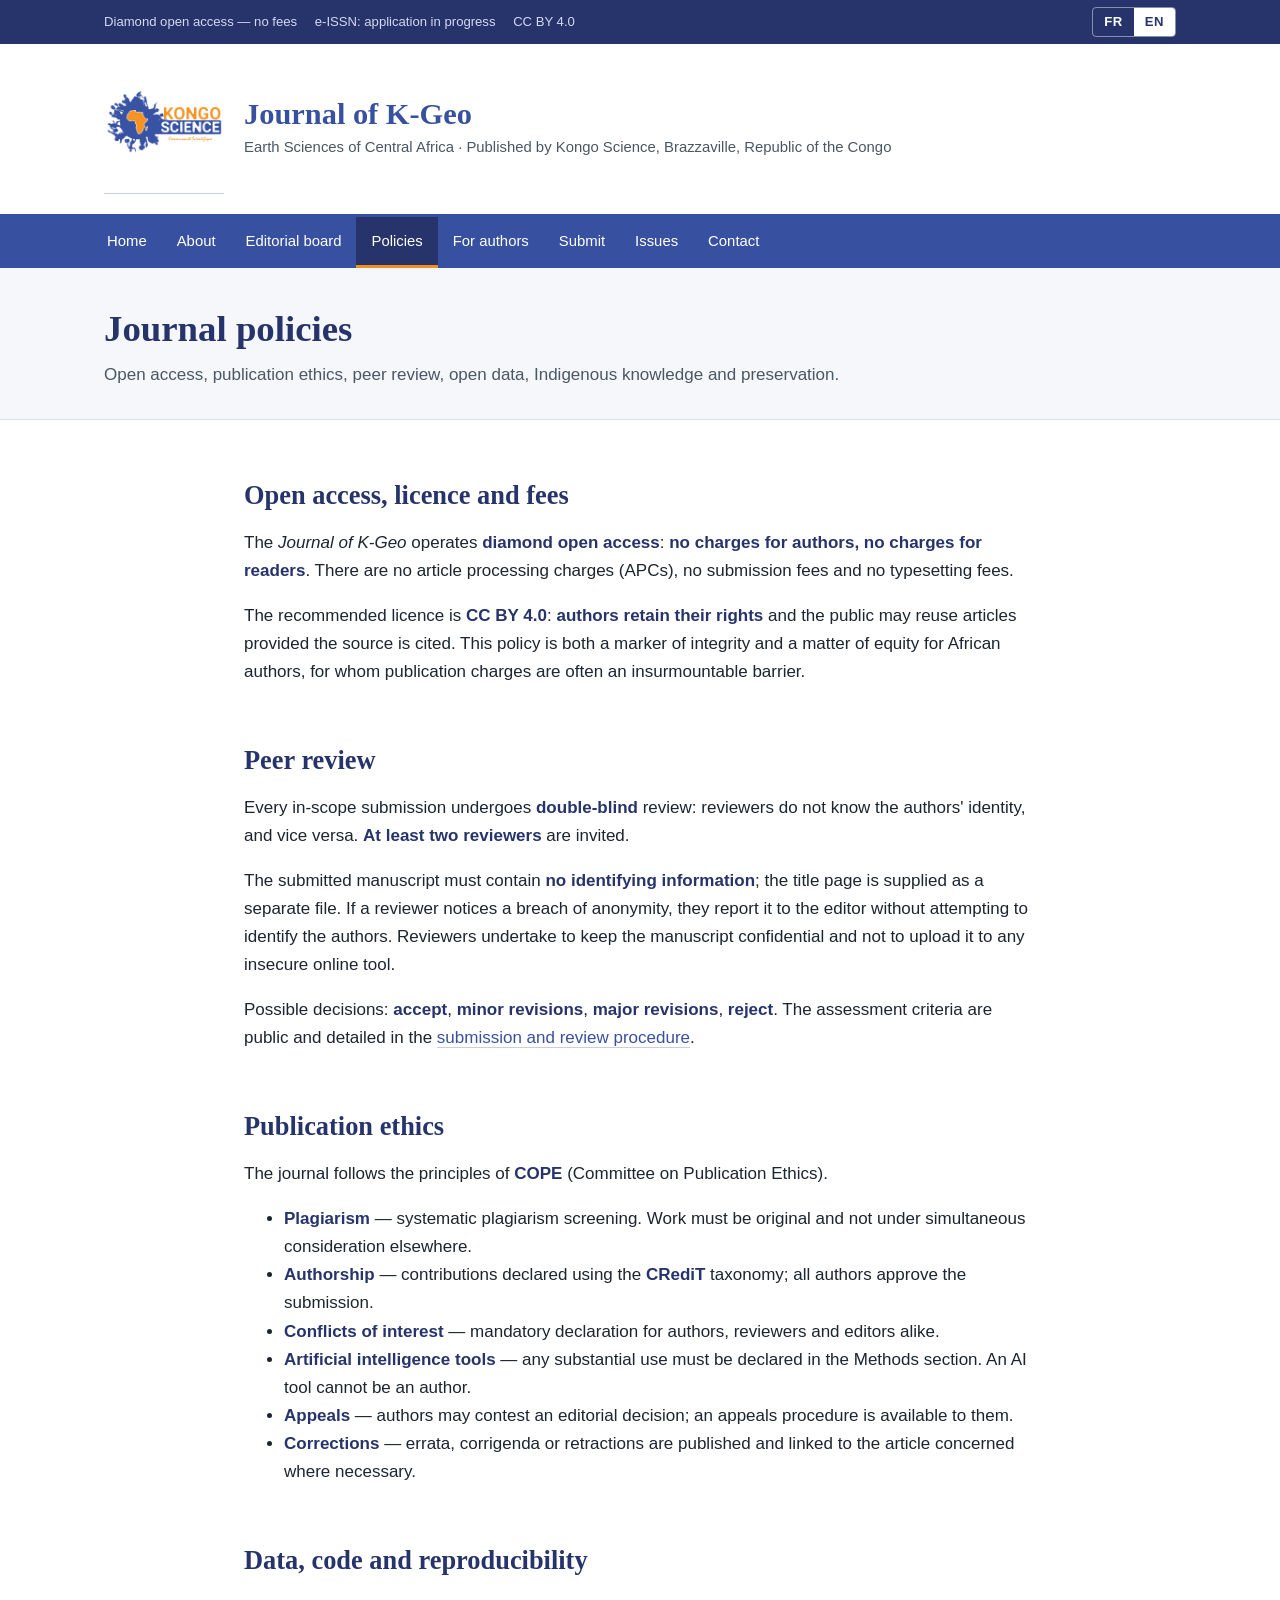
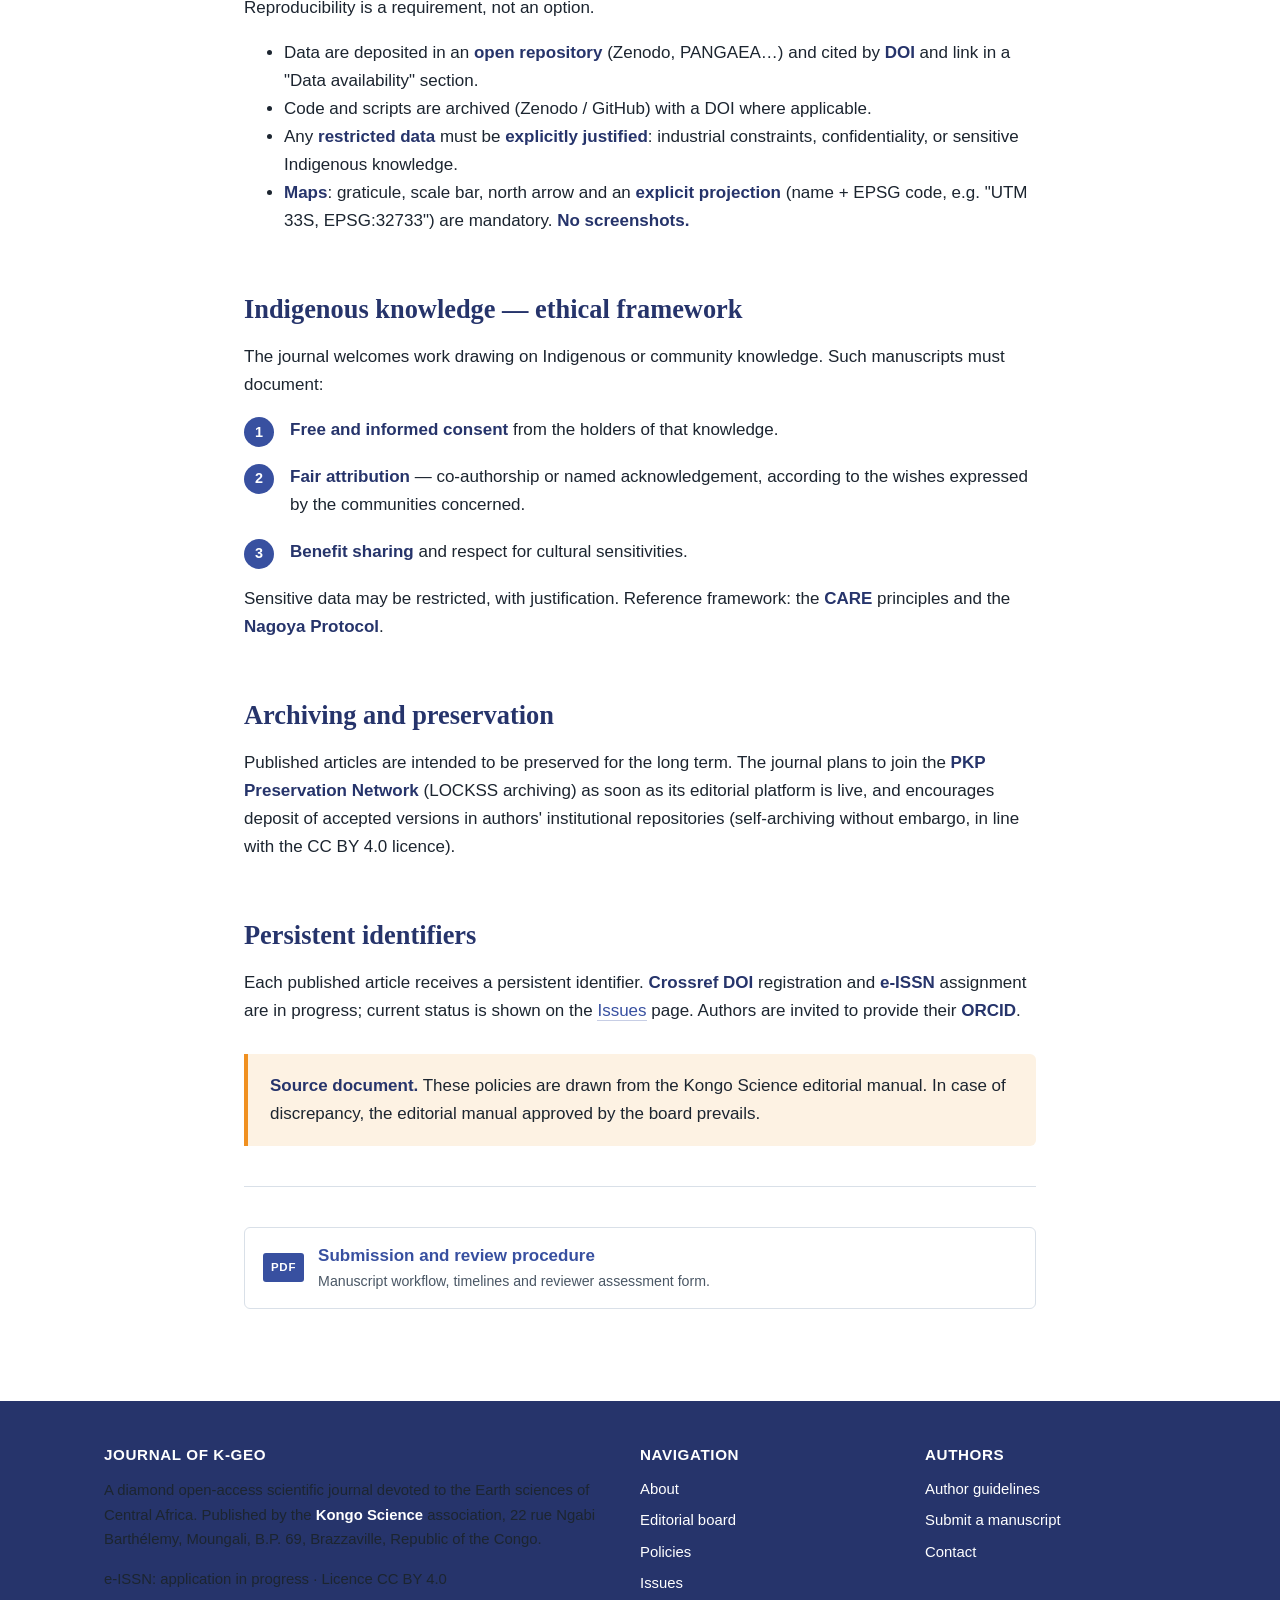
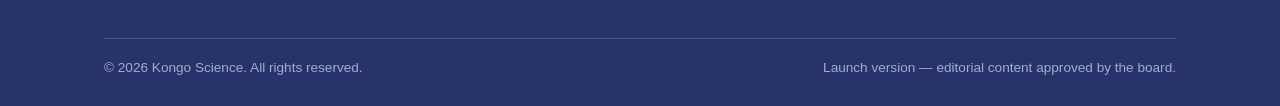
<file: politiques.html>
<!DOCTYPE html>
<html lang="fr">
<head>
<meta charset="utf-8">
<meta name="viewport" content="width=device-width, initial-scale=1">
<title>Politiques de la revue | Journal of K-Geo</title>
<meta name="description" content="Politiques du Journal of K-Geo : libre acces diamant CC BY 4.0, ethique COPE, relecture en double aveugle, donnees et code ouverts, savoirs autochtones (CARE, Nagoya), preservation.">
<link rel="icon" href="assets/img/favicon.ico" sizes="any">
<link rel="icon" type="image/png" sizes="32x32" href="assets/img/favicon-32x32.png">
<link rel="icon" type="image/png" sizes="16x16" href="assets/img/favicon-16x16.png">
<link rel="apple-touch-icon" href="assets/img/apple-touch-icon.png">
<link rel="stylesheet" href="assets/css/style.css">
</head>
<body class="lang-fr">

<div class="topbar">
  <div class="wrap">
    <div class="badges">
      <span data-lang="fr">Libre accès diamant — aucun frais</span>
      <span data-lang="en">Diamond open access — no fees</span>
      <span data-lang="fr">e-ISSN : en cours d'attribution</span>
      <span data-lang="en">e-ISSN: application in progress</span>
      <span>CC BY 4.0</span>
    </div>
    <div class="langswitch" role="group" aria-label="Langue / Language">
      <button type="button" data-setlang="fr" aria-pressed="true">FR</button>
      <button type="button" data-setlang="en" aria-pressed="false">EN</button>
    </div>
  </div>
</div>

<header class="masthead">
  <div class="wrap">
    <a href="index.html"><img class="logo" src="assets/img/logo-kongoscience.png" alt="Kongo Science"></a>
    <div class="titleblock">
      <a href="index.html"><span class="jtitle">Journal of K-Geo</span></a>
      <span class="jsub" data-lang="fr">Sciences de la Terre d'Afrique centrale &middot; Publié par Kongo Science, Brazzaville, République du Congo</span>
      <span class="jsub" data-lang="en">Earth Sciences of Central Africa &middot; Published by Kongo Science, Brazzaville, Republic of the Congo</span>
    </div>
  </div>
</header>

<nav class="main">
  <ul>
    <li><a href="index.html"><span data-lang="fr">Accueil</span><span data-lang="en">Home</span></a></li>
    <li><a href="revue.html"><span data-lang="fr">La revue</span><span data-lang="en">About</span></a></li>
    <li><a href="comite.html"><span data-lang="fr">Comité éditorial</span><span data-lang="en">Editorial board</span></a></li>
    <li><a href="politiques.html"><span data-lang="fr">Politiques</span><span data-lang="en">Policies</span></a></li>
    <li><a href="auteurs.html"><span data-lang="fr">Guide auteurs</span><span data-lang="en">For authors</span></a></li>
    <li><a href="soumission.html"><span data-lang="fr">Soumettre</span><span data-lang="en">Submit</span></a></li>
    <li><a href="numeros.html"><span data-lang="fr">Numéros</span><span data-lang="en">Issues</span></a></li>
    <li><a href="contact.html"><span data-lang="fr">Contact</span><span data-lang="en">Contact</span></a></li>
  </ul>
</nav>

<div class="pagehead">
  <div class="wrap">
    <div data-lang="fr">
      <h1>Politiques de la revue</h1>
      <p>Libre accès, éthique de publication, relecture, données ouvertes, savoirs autochtones et préservation.</p>
    </div>
    <div data-lang="en">
      <h1>Journal policies</h1>
      <p>Open access, publication ethics, peer review, open data, Indigenous knowledge and preservation.</p>
    </div>
  </div>
</div>

<main>
<div class="wrap narrow">

  <div data-lang="fr">

    <h2 id="acces">Libre accès, licence et frais</h2>
    <p>Le <em>Journal of K-Geo</em> pratique le <strong>libre accès diamant</strong> : <strong>aucun frais pour les auteurs, aucun frais pour les lecteurs</strong>. Il n'existe ni frais de publication (APC), ni frais de soumission, ni frais de mise en page.</p>
    <p>La licence recommandée est <strong>CC BY 4.0</strong> : <strong>les auteurs conservent leurs droits</strong> et le public peut réutiliser les articles à condition d'en citer la source. Cette politique est un marqueur d'intégrité et un choix d'équité en faveur des auteurs africains, pour qui les frais de publication constituent souvent une barrière insurmontable.</p>

    <h2 id="relecture">Relecture par les pairs</h2>
    <p>Toute soumission relevant du périmètre passe par une évaluation <strong>en double aveugle</strong> : le relecteur ne connaît pas l'identité des auteurs, et réciproquement. <strong>Deux relecteurs au minimum</strong> sont sollicités.</p>
    <p>Le manuscrit soumis ne doit contenir <strong>aucun élément identifiant</strong> les auteurs ; la page de titre est fournie dans un fichier séparé. Si un relecteur repère un bris d'anonymat, il le signale à l'éditeur sans chercher à identifier les auteurs. Les relecteurs s'engagent à préserver la confidentialité du manuscrit et à ne le déposer sur aucun outil en ligne non sécurisé.</p>
    <p>Décisions possibles : <strong>accepté</strong>, <strong>révisions mineures</strong>, <strong>révisions majeures</strong>, <strong>refusé</strong>. Les critères d'évaluation sont publics et détaillés dans la <a href="soumission.html">procédure de soumission et d'évaluation</a>.</p>

    <h2 id="ethique">Éthique de publication</h2>
    <p>La revue s'aligne sur les principes du <strong>COPE</strong> (Committee on Publication Ethics).</p>
    <ul>
      <li><strong>Plagiat</strong> — contrôle anti-plagiat systématique. Le travail doit être original et ne pas être soumis simultanément ailleurs.</li>
      <li><strong>Paternité</strong> — contributions déclarées selon la taxonomie <strong>CRediT</strong> ; tous les auteurs approuvent la soumission.</li>
      <li><strong>Conflits d'intérêts</strong> — déclaration obligatoire, pour les auteurs comme pour les relecteurs et les éditeurs.</li>
      <li><strong>Outils d'intelligence artificielle</strong> — tout usage substantiel doit être déclaré dans la section Méthodes. Un outil d'IA ne peut être auteur.</li>
      <li><strong>Appel</strong> — les auteurs peuvent contester une décision éditoriale ; la procédure d'appel leur est ouverte.</li>
      <li><strong>Corrections</strong> — erratum, corrigendum ou rétractation sont publiés et liés à l'article concerné lorsque nécessaire.</li>
    </ul>

    <h2 id="donnees">Données, code et reproductibilité</h2>
    <p>La reproductibilité est une exigence, pas une option.</p>
    <ul>
      <li>Les données sont déposées dans un <strong>dépôt ouvert</strong> (Zenodo, PANGAEA…) et citées par <strong>DOI</strong> et lien dans une section « Disponibilité des données ».</li>
      <li>Le code et les scripts sont archivés (Zenodo / GitHub) avec un DOI si applicable.</li>
      <li>Toute donnée <strong>non diffusable</strong> doit être <strong>explicitement justifiée</strong> : contraintes industrielles, confidentialité, ou savoirs autochtones sensibles.</li>
      <li><strong>Cartes</strong> : grille (graticule), échelle graphique, flèche du nord et <strong>projection explicite</strong> (nom + code EPSG, par exemple « UTM 33S, EPSG:32733 ») sont obligatoires. <strong>Aucune capture d'écran.</strong></li>
    </ul>

    <h2 id="savoirs">Savoirs autochtones — cadre éthique</h2>
    <p>La revue accueille les travaux mobilisant les savoirs autochtones ou communautaires. Ces manuscrits doivent documenter :</p>
    <ol class="steps">
      <li><strong>Le consentement libre et éclairé</strong> des détenteurs de ces savoirs.</li>
      <li><strong>Une attribution juste</strong> — co-signature ou remerciements nommés, selon le souhait exprimé par les communautés concernées.</li>
      <li><strong>Le partage des bénéfices</strong> et le respect des sensibilités culturelles.</li>
    </ol>
    <p>Les données sensibles peuvent être restreintes, avec justification. Cadre de référence : les principes <strong>CARE</strong> et le <strong>Protocole de Nagoya</strong>.</p>

    <h2 id="preservation">Archivage et préservation</h2>
    <p>Les articles publiés sont destinés à être conservés durablement. La revue prévoit l'adhésion au <strong>PKP Preservation Network</strong> (archivage LOCKSS) dès la mise en service de sa plateforme éditoriale, et encourage le dépôt des versions acceptées dans les archives institutionnelles des auteurs (auto-archivage sans embargo, conformément à la licence CC BY 4.0).</p>

    <h2 id="identifiants">Identifiants pérennes</h2>
    <p>Chaque article publié reçoit un identifiant pérenne. L'attribution de <strong>DOI Crossref</strong> et l'obtention de l'<strong>e-ISSN</strong> sont en cours ; l'état d'avancement est indiqué sur la page <a href="numeros.html">Numéros</a>. Les auteurs sont invités à fournir leur <strong>ORCID</strong>.</p>

    <div class="callout warn">
      <p><strong>Document de référence.</strong> Ces politiques sont extraites du manuel éditorial de Kongo Science. En cas de divergence, le manuel éditorial validé par le comité fait foi.</p>
    </div>

  </div>

  <div data-lang="en">

    <h2>Open access, licence and fees</h2>
    <p>The <em>Journal of K-Geo</em> operates <strong>diamond open access</strong>: <strong>no charges for authors, no charges for readers</strong>. There are no article processing charges (APCs), no submission fees and no typesetting fees.</p>
    <p>The recommended licence is <strong>CC BY 4.0</strong>: <strong>authors retain their rights</strong> and the public may reuse articles provided the source is cited. This policy is both a marker of integrity and a matter of equity for African authors, for whom publication charges are often an insurmountable barrier.</p>

    <h2>Peer review</h2>
    <p>Every in-scope submission undergoes <strong>double-blind</strong> review: reviewers do not know the authors' identity, and vice versa. <strong>At least two reviewers</strong> are invited.</p>
    <p>The submitted manuscript must contain <strong>no identifying information</strong>; the title page is supplied as a separate file. If a reviewer notices a breach of anonymity, they report it to the editor without attempting to identify the authors. Reviewers undertake to keep the manuscript confidential and not to upload it to any insecure online tool.</p>
    <p>Possible decisions: <strong>accept</strong>, <strong>minor revisions</strong>, <strong>major revisions</strong>, <strong>reject</strong>. The assessment criteria are public and detailed in the <a href="soumission.html">submission and review procedure</a>.</p>

    <h2>Publication ethics</h2>
    <p>The journal follows the principles of <strong>COPE</strong> (Committee on Publication Ethics).</p>
    <ul>
      <li><strong>Plagiarism</strong> — systematic plagiarism screening. Work must be original and not under simultaneous consideration elsewhere.</li>
      <li><strong>Authorship</strong> — contributions declared using the <strong>CRediT</strong> taxonomy; all authors approve the submission.</li>
      <li><strong>Conflicts of interest</strong> — mandatory declaration for authors, reviewers and editors alike.</li>
      <li><strong>Artificial intelligence tools</strong> — any substantial use must be declared in the Methods section. An AI tool cannot be an author.</li>
      <li><strong>Appeals</strong> — authors may contest an editorial decision; an appeals procedure is available to them.</li>
      <li><strong>Corrections</strong> — errata, corrigenda or retractions are published and linked to the article concerned where necessary.</li>
    </ul>

    <h2>Data, code and reproducibility</h2>
    <p>Reproducibility is a requirement, not an option.</p>
    <ul>
      <li>Data are deposited in an <strong>open repository</strong> (Zenodo, PANGAEA…) and cited by <strong>DOI</strong> and link in a "Data availability" section.</li>
      <li>Code and scripts are archived (Zenodo / GitHub) with a DOI where applicable.</li>
      <li>Any <strong>restricted data</strong> must be <strong>explicitly justified</strong>: industrial constraints, confidentiality, or sensitive Indigenous knowledge.</li>
      <li><strong>Maps</strong>: graticule, scale bar, north arrow and an <strong>explicit projection</strong> (name + EPSG code, e.g. "UTM 33S, EPSG:32733") are mandatory. <strong>No screenshots.</strong></li>
    </ul>

    <h2>Indigenous knowledge — ethical framework</h2>
    <p>The journal welcomes work drawing on Indigenous or community knowledge. Such manuscripts must document:</p>
    <ol class="steps">
      <li><strong>Free and informed consent</strong> from the holders of that knowledge.</li>
      <li><strong>Fair attribution</strong> — co-authorship or named acknowledgement, according to the wishes expressed by the communities concerned.</li>
      <li><strong>Benefit sharing</strong> and respect for cultural sensitivities.</li>
    </ol>
    <p>Sensitive data may be restricted, with justification. Reference framework: the <strong>CARE</strong> principles and the <strong>Nagoya Protocol</strong>.</p>

    <h2>Archiving and preservation</h2>
    <p>Published articles are intended to be preserved for the long term. The journal plans to join the <strong>PKP Preservation Network</strong> (LOCKSS archiving) as soon as its editorial platform is live, and encourages deposit of accepted versions in authors' institutional repositories (self-archiving without embargo, in line with the CC BY 4.0 licence).</p>

    <h2>Persistent identifiers</h2>
    <p>Each published article receives a persistent identifier. <strong>Crossref DOI</strong> registration and <strong>e-ISSN</strong> assignment are in progress; current status is shown on the <a href="numeros.html">Issues</a> page. Authors are invited to provide their <strong>ORCID</strong>.</p>

    <div class="callout warn">
      <p><strong>Source document.</strong> These policies are drawn from the Kongo Science editorial manual. In case of discrepancy, the editorial manual approved by the board prevails.</p>
    </div>

  </div>

  <hr>

  <div class="dl">
    <span class="ext">PDF</span>
    <div><a href="telechargements/Procedure_soumission_evaluation_K-Geo.pdf"><span data-lang="fr">Procédure de soumission et d'évaluation</span><span data-lang="en">Submission and review procedure</span></a>
      <small><span data-lang="fr">Circuit du manuscrit, délais et formulaire d'évaluation du relecteur.</span><span data-lang="en">Manuscript workflow, timelines and reviewer assessment form.</span></small></div>
  </div>

</div>
</main>

<footer class="site">
  <div class="wrap">
    <div class="cols">
      <div>
        <h4>Journal of K-Geo</h4>
        <p data-lang="fr">Revue scientifique en libre accès diamant consacrée aux sciences de la Terre d'Afrique centrale. Publiée par l'association <strong style="color:#fff">Kongo Science</strong>, 22 rue Ngabi Barthélemy, Moungali, B.P. 69, Brazzaville, République du Congo.</p>
        <p data-lang="en">A diamond open-access scientific journal devoted to the Earth sciences of Central Africa. Published by the <strong style="color:#fff">Kongo Science</strong> association, 22 rue Ngabi Barthélemy, Moungali, B.P. 69, Brazzaville, Republic of the Congo.</p>
        <p><span data-lang="fr">e-ISSN : en cours d'attribution</span><span data-lang="en">e-ISSN: application in progress</span> &middot; <span data-lang="fr">Licence</span><span data-lang="en">Licence</span> CC BY 4.0</p>
      </div>
      <div>
        <h4><span data-lang="fr">Navigation</span><span data-lang="en">Navigation</span></h4>
        <ul>
          <li><a href="revue.html"><span data-lang="fr">La revue</span><span data-lang="en">About</span></a></li>
          <li><a href="comite.html"><span data-lang="fr">Comité éditorial</span><span data-lang="en">Editorial board</span></a></li>
          <li><a href="politiques.html"><span data-lang="fr">Politiques</span><span data-lang="en">Policies</span></a></li>
          <li><a href="numeros.html"><span data-lang="fr">Numéros</span><span data-lang="en">Issues</span></a></li>
        </ul>
      </div>
      <div>
        <h4><span data-lang="fr">Auteurs</span><span data-lang="en">Authors</span></h4>
        <ul>
          <li><a href="auteurs.html"><span data-lang="fr">Guide des auteurs</span><span data-lang="en">Author guidelines</span></a></li>
          <li><a href="soumission.html"><span data-lang="fr">Soumettre un manuscrit</span><span data-lang="en">Submit a manuscript</span></a></li>
          <li><a href="contact.html"><span data-lang="fr">Contact</span><span data-lang="en">Contact</span></a></li>
        </ul>
      </div>
    </div>
    <div class="legal">
      <span>&copy; <span class="js-year">2026</span> Kongo Science. <span data-lang="fr">Tous droits réservés.</span><span data-lang="en">All rights reserved.</span></span>
      <span data-lang="fr">Site en version de lancement — contenus éditoriaux validés par le comité.</span>
      <span data-lang="en">Launch version — editorial content approved by the board.</span>
    </div>
  </div>
</footer>

<script src="assets/js/site.js"></script>
</body>
</html>
</file>
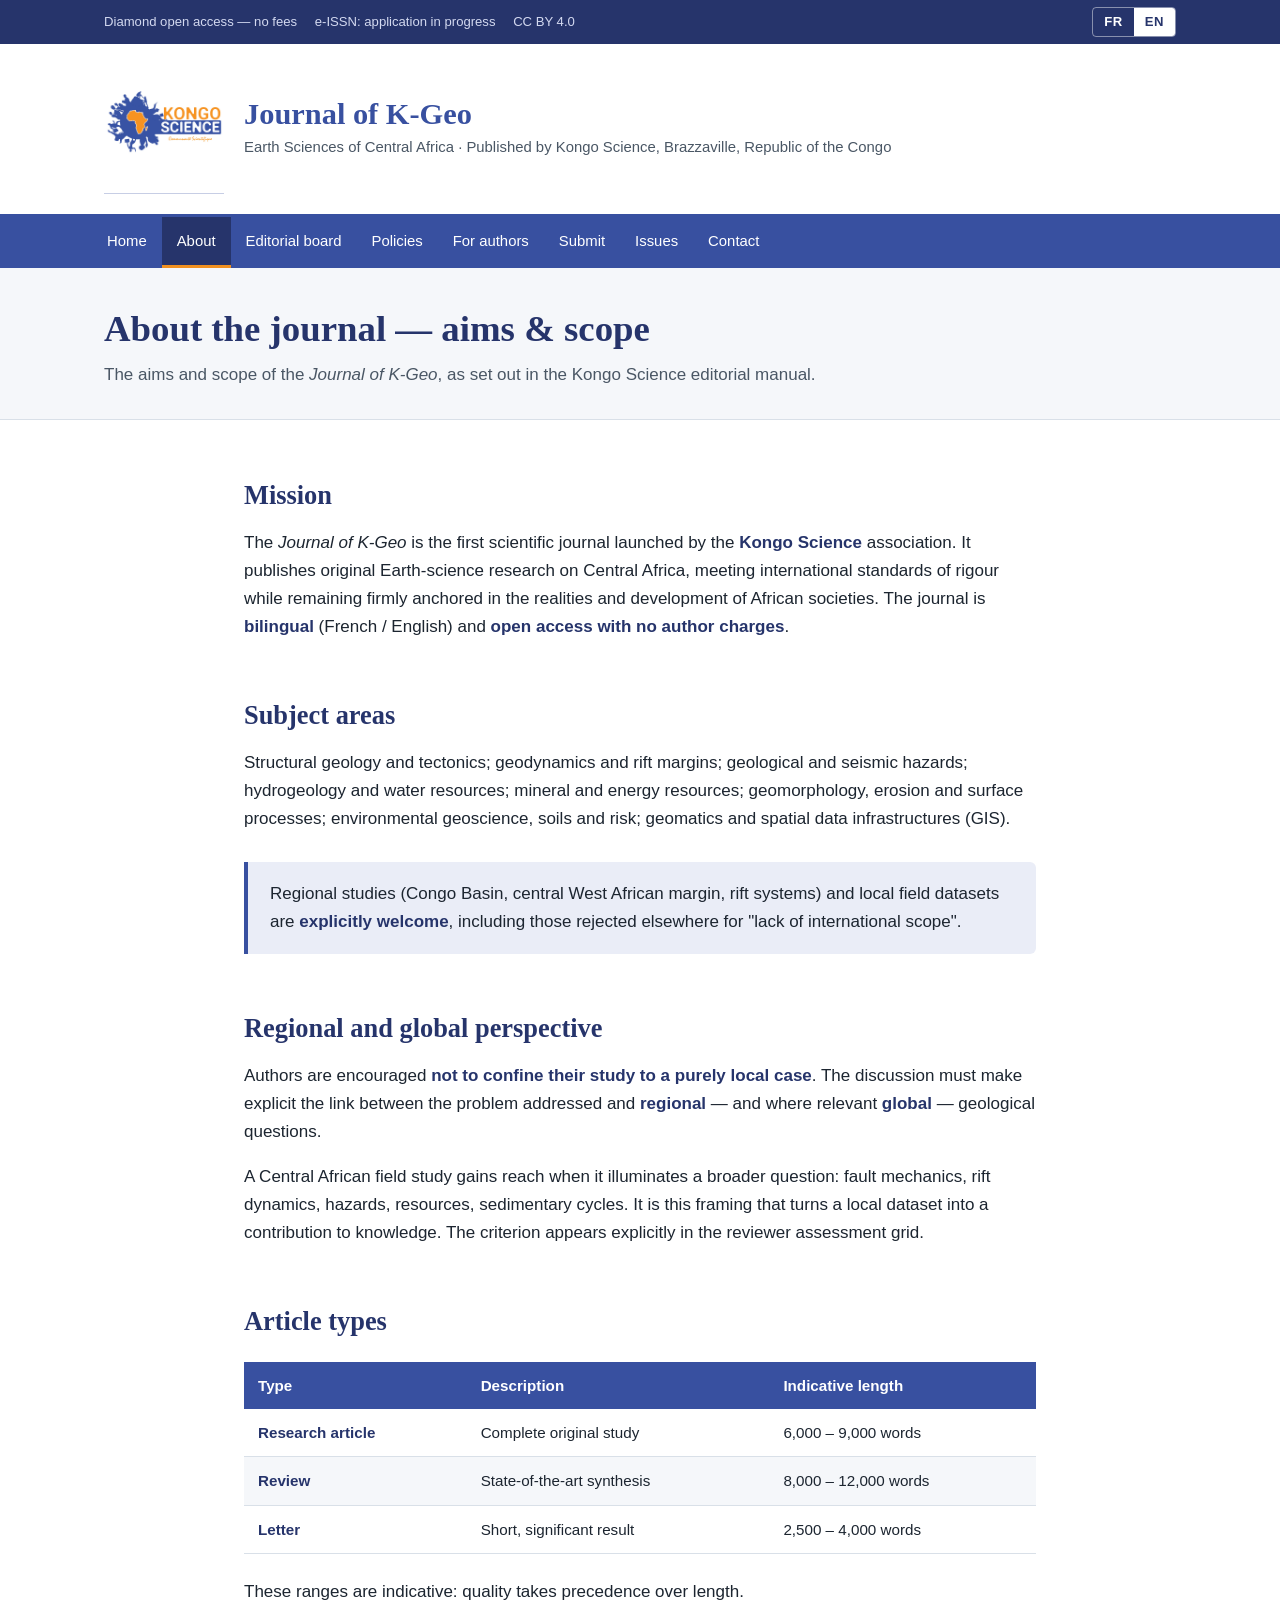
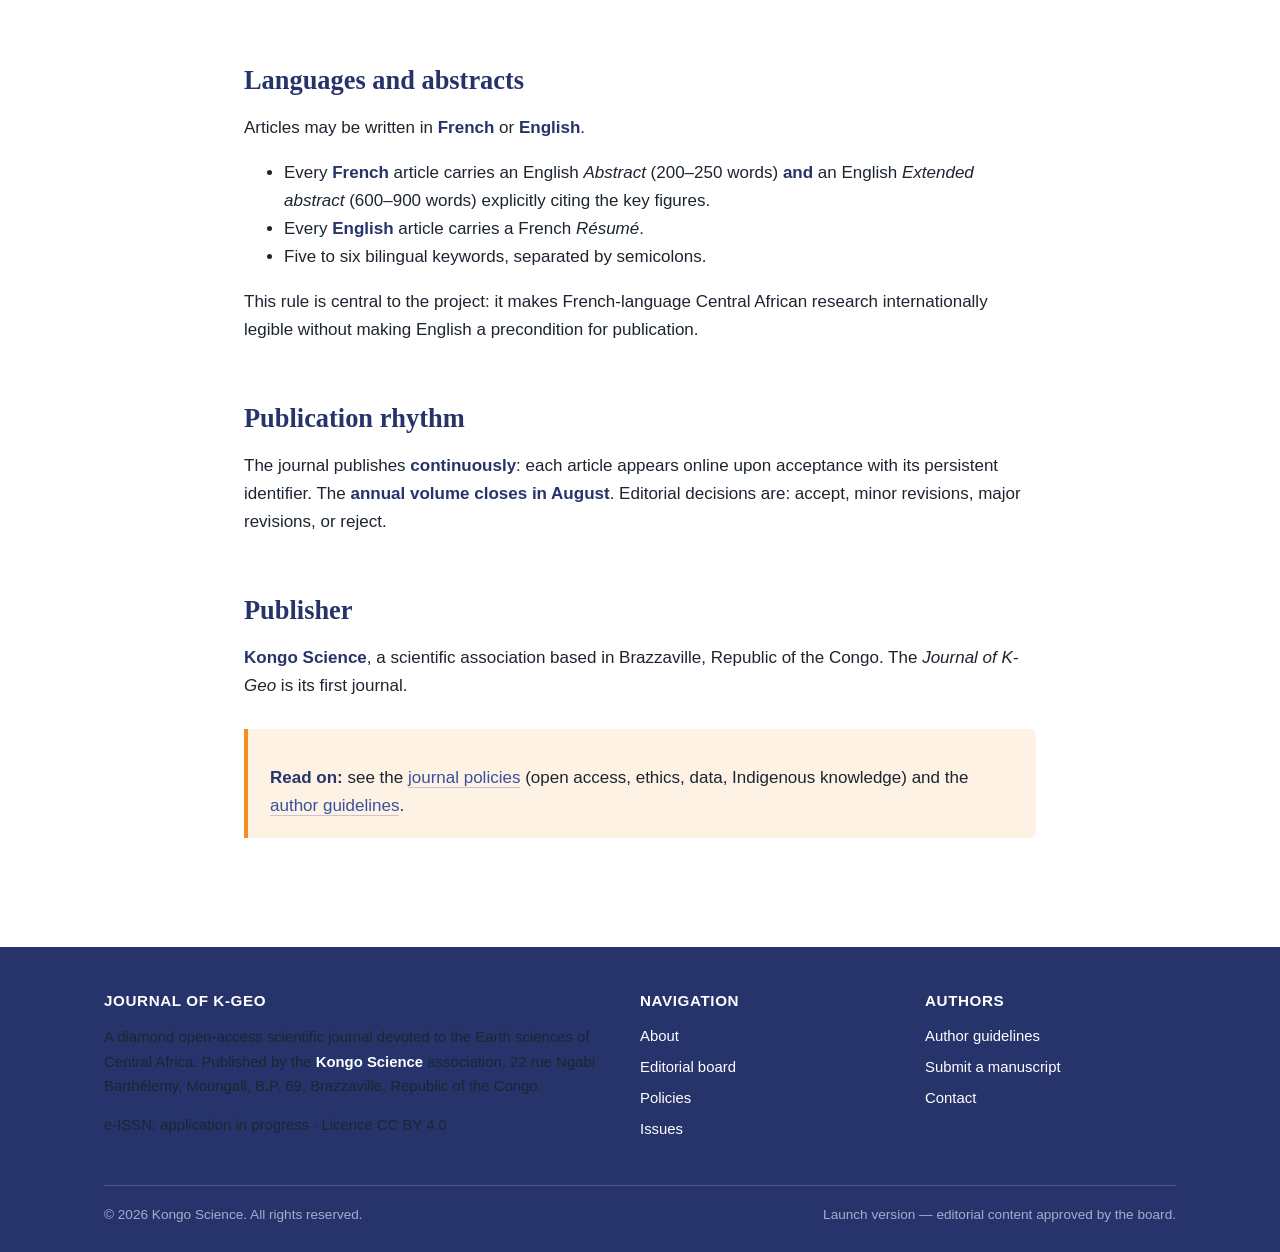
<file: revue.html>
<!DOCTYPE html>
<html lang="fr">
<head>
<meta charset="utf-8">
<meta name="viewport" content="width=device-width, initial-scale=1">
<title>La revue — Périmètre et objectifs | Journal of K-Geo</title>
<meta name="description" content="Perimetre et objectifs du Journal of K-Geo : mission, champs thematiques, types d'articles, politique bilingue et publication en continu.">
<link rel="icon" href="assets/img/favicon.ico" sizes="any">
<link rel="icon" type="image/png" sizes="32x32" href="assets/img/favicon-32x32.png">
<link rel="icon" type="image/png" sizes="16x16" href="assets/img/favicon-16x16.png">
<link rel="apple-touch-icon" href="assets/img/apple-touch-icon.png">
<link rel="stylesheet" href="assets/css/style.css">
</head>
<body class="lang-fr">

<div class="topbar">
  <div class="wrap">
    <div class="badges">
      <span data-lang="fr">Libre accès diamant — aucun frais</span>
      <span data-lang="en">Diamond open access — no fees</span>
      <span data-lang="fr">e-ISSN : en cours d'attribution</span>
      <span data-lang="en">e-ISSN: application in progress</span>
      <span>CC BY 4.0</span>
    </div>
    <div class="langswitch" role="group" aria-label="Langue / Language">
      <button type="button" data-setlang="fr" aria-pressed="true">FR</button>
      <button type="button" data-setlang="en" aria-pressed="false">EN</button>
    </div>
  </div>
</div>

<header class="masthead">
  <div class="wrap">
    <a href="index.html"><img class="logo" src="assets/img/logo-kongoscience.png" alt="Kongo Science"></a>
    <div class="titleblock">
      <a href="index.html"><span class="jtitle">Journal of K-Geo</span></a>
      <span class="jsub" data-lang="fr">Sciences de la Terre d'Afrique centrale &middot; Publié par Kongo Science, Brazzaville, République du Congo</span>
      <span class="jsub" data-lang="en">Earth Sciences of Central Africa &middot; Published by Kongo Science, Brazzaville, Republic of the Congo</span>
    </div>
  </div>
</header>

<nav class="main">
  <ul>
    <li><a href="index.html"><span data-lang="fr">Accueil</span><span data-lang="en">Home</span></a></li>
    <li><a href="revue.html"><span data-lang="fr">La revue</span><span data-lang="en">About</span></a></li>
    <li><a href="comite.html"><span data-lang="fr">Comité éditorial</span><span data-lang="en">Editorial board</span></a></li>
    <li><a href="politiques.html"><span data-lang="fr">Politiques</span><span data-lang="en">Policies</span></a></li>
    <li><a href="auteurs.html"><span data-lang="fr">Guide auteurs</span><span data-lang="en">For authors</span></a></li>
    <li><a href="soumission.html"><span data-lang="fr">Soumettre</span><span data-lang="en">Submit</span></a></li>
    <li><a href="numeros.html"><span data-lang="fr">Numéros</span><span data-lang="en">Issues</span></a></li>
    <li><a href="contact.html"><span data-lang="fr">Contact</span><span data-lang="en">Contact</span></a></li>
  </ul>
</nav>

<div class="pagehead">
  <div class="wrap">
    <div data-lang="fr">
      <h1>La revue — périmètre et objectifs</h1>
      <p>Aims &amp; Scope du <em>Journal of K-Geo</em>, tels qu'établis par le manuel éditorial de Kongo Science.</p>
    </div>
    <div data-lang="en">
      <h1>About the journal — aims &amp; scope</h1>
      <p>The aims and scope of the <em>Journal of K-Geo</em>, as set out in the Kongo Science editorial manual.</p>
    </div>
  </div>
</div>

<main>
<div class="wrap narrow">

  <div data-lang="fr">
    <h2>Mission</h2>
    <p>Le <em>Journal of K-Geo</em> est la première revue scientifique lancée par l'association <strong>Kongo Science</strong>. Il publie des travaux originaux en sciences de la Terre portant sur l'Afrique centrale, avec une exigence de rigueur internationale et un ancrage résolu dans les réalités et le développement des sociétés africaines. La revue est <strong>bilingue</strong> (français / anglais) et en <strong>libre accès sans frais de publication</strong>.</p>

    <h2>Champs thématiques</h2>
    <p>Géologie structurale et tectonique ; géodynamique et marges de rift ; aléas géologiques et sismiques ; hydrogéologie et ressources en eau ; ressources minérales et énergétiques ; géomorphologie, érosion et processus de surface ; géosciences de l'environnement, sols et risques ; géomatique et infrastructures de données (SIG).</p>
    <div class="callout">
      <p>Les études régionales (bassin du Congo, marge ouest-africaine centrale, rift) et les jeux de données de terrain locaux sont <strong>explicitement bienvenus</strong>, y compris lorsqu'ils ont été refusés ailleurs pour « manque de portée internationale ».</p>
    </div>

    <h2>Mise en perspective régionale et mondiale</h2>
    <p>Les auteurs sont encouragés à <strong>ne pas circonscrire leur étude à un cas purement local</strong>. La discussion doit expliciter le lien entre le problème traité et les <strong>problématiques géologiques régionales</strong> et, lorsque c'est pertinent, <strong>mondiales</strong>.</p>
    <p>Une étude de terrain d'Afrique centrale gagne en portée lorsqu'elle éclaire une question plus générale — mécanique des failles, dynamique des rifts, aléas, ressources, cycles sédimentaires. C'est cette mise en perspective qui transforme une donnée locale en contribution au savoir. Ce critère figure explicitement dans la grille d'évaluation des relecteurs.</p>

    <h2>Types d'articles</h2>
    <div class="table-scroll">
      <table>
        <thead><tr><th>Type</th><th>Description</th><th>Longueur indicative</th></tr></thead>
        <tbody>
          <tr><td><strong>Article de recherche</strong></td><td>Étude complète et originale</td><td>6 000 – 9 000 mots</td></tr>
          <tr><td><strong>Revue</strong></td><td>Synthèse de l'état de l'art</td><td>8 000 – 12 000 mots</td></tr>
          <tr><td><strong>Lettre</strong></td><td>Résultat court et significatif</td><td>2 500 – 4 000 mots</td></tr>
        </tbody>
      </table>
    </div>
    <p>Ces bornes sont indicatives : la qualité prime sur la longueur.</p>

    <h2>Langues et résumés</h2>
    <p>Un article peut être rédigé en <strong>français</strong> ou en <strong>anglais</strong>.</p>
    <ul>
      <li>Tout article <strong>français</strong> porte un <em>Abstract</em> anglais (200–250 mots) <strong>et</strong> un <em>Extended abstract</em> anglais (600–900 mots) citant explicitement les figures clés.</li>
      <li>Tout article <strong>anglais</strong> porte un <em>Résumé</em> français.</li>
      <li>5 à 6 mots-clés bilingues, séparés par des points-virgules.</li>
    </ul>
    <p>Cette règle est au cœur du projet : elle rend la recherche francophone d'Afrique centrale lisible internationalement sans imposer l'anglais comme condition d'accès à la publication.</p>

    <h2>Rythme de publication</h2>
    <p>La revue publie <strong>en continu</strong> : chaque article paraît en ligne dès son acceptation, avec son identifiant pérenne. Le <strong>volume annuel est clôturé en août</strong>. Les décisions éditoriales sont : accepté, révisions mineures, révisions majeures, ou refusé.</p>

    <h2>Éditeur</h2>
    <p><strong>Kongo Science</strong>, association scientifique, Brazzaville, République du Congo. Le <em>Journal of K-Geo</em> est sa première revue.</p>
  </div>

  <div data-lang="en">
    <h2>Mission</h2>
    <p>The <em>Journal of K-Geo</em> is the first scientific journal launched by the <strong>Kongo Science</strong> association. It publishes original Earth-science research on Central Africa, meeting international standards of rigour while remaining firmly anchored in the realities and development of African societies. The journal is <strong>bilingual</strong> (French / English) and <strong>open access with no author charges</strong>.</p>

    <h2>Subject areas</h2>
    <p>Structural geology and tectonics; geodynamics and rift margins; geological and seismic hazards; hydrogeology and water resources; mineral and energy resources; geomorphology, erosion and surface processes; environmental geoscience, soils and risk; geomatics and spatial data infrastructures (GIS).</p>
    <div class="callout">
      <p>Regional studies (Congo Basin, central West African margin, rift systems) and local field datasets are <strong>explicitly welcome</strong>, including those rejected elsewhere for "lack of international scope".</p>
    </div>

    <h2>Regional and global perspective</h2>
    <p>Authors are encouraged <strong>not to confine their study to a purely local case</strong>. The discussion must make explicit the link between the problem addressed and <strong>regional</strong> — and where relevant <strong>global</strong> — geological questions.</p>
    <p>A Central African field study gains reach when it illuminates a broader question: fault mechanics, rift dynamics, hazards, resources, sedimentary cycles. It is this framing that turns a local dataset into a contribution to knowledge. The criterion appears explicitly in the reviewer assessment grid.</p>

    <h2>Article types</h2>
    <div class="table-scroll">
      <table>
        <thead><tr><th>Type</th><th>Description</th><th>Indicative length</th></tr></thead>
        <tbody>
          <tr><td><strong>Research article</strong></td><td>Complete original study</td><td>6,000 – 9,000 words</td></tr>
          <tr><td><strong>Review</strong></td><td>State-of-the-art synthesis</td><td>8,000 – 12,000 words</td></tr>
          <tr><td><strong>Letter</strong></td><td>Short, significant result</td><td>2,500 – 4,000 words</td></tr>
        </tbody>
      </table>
    </div>
    <p>These ranges are indicative: quality takes precedence over length.</p>

    <h2>Languages and abstracts</h2>
    <p>Articles may be written in <strong>French</strong> or <strong>English</strong>.</p>
    <ul>
      <li>Every <strong>French</strong> article carries an English <em>Abstract</em> (200–250 words) <strong>and</strong> an English <em>Extended abstract</em> (600–900 words) explicitly citing the key figures.</li>
      <li>Every <strong>English</strong> article carries a French <em>Résumé</em>.</li>
      <li>Five to six bilingual keywords, separated by semicolons.</li>
    </ul>
    <p>This rule is central to the project: it makes French-language Central African research internationally legible without making English a precondition for publication.</p>

    <h2>Publication rhythm</h2>
    <p>The journal publishes <strong>continuously</strong>: each article appears online upon acceptance with its persistent identifier. The <strong>annual volume closes in August</strong>. Editorial decisions are: accept, minor revisions, major revisions, or reject.</p>

    <h2>Publisher</h2>
    <p><strong>Kongo Science</strong>, a scientific association based in Brazzaville, Republic of the Congo. The <em>Journal of K-Geo</em> is its first journal.</p>
  </div>

  <div class="callout warn">
    <p data-lang="fr"><strong>Pour aller plus loin :</strong> consultez les <a href="politiques.html">politiques de la revue</a> (libre accès, éthique, données, savoirs autochtones) et le <a href="auteurs.html">guide des auteurs</a>.</p>
    <p data-lang="en"><strong>Read on:</strong> see the <a href="politiques.html">journal policies</a> (open access, ethics, data, Indigenous knowledge) and the <a href="auteurs.html">author guidelines</a>.</p>
  </div>

</div>
</main>

<footer class="site">
  <div class="wrap">
    <div class="cols">
      <div>
        <h4>Journal of K-Geo</h4>
        <p data-lang="fr">Revue scientifique en libre accès diamant consacrée aux sciences de la Terre d'Afrique centrale. Publiée par l'association <strong style="color:#fff">Kongo Science</strong>, 22 rue Ngabi Barthélemy, Moungali, B.P. 69, Brazzaville, République du Congo.</p>
        <p data-lang="en">A diamond open-access scientific journal devoted to the Earth sciences of Central Africa. Published by the <strong style="color:#fff">Kongo Science</strong> association, 22 rue Ngabi Barthélemy, Moungali, B.P. 69, Brazzaville, Republic of the Congo.</p>
        <p><span data-lang="fr">e-ISSN : en cours d'attribution</span><span data-lang="en">e-ISSN: application in progress</span> &middot; <span data-lang="fr">Licence</span><span data-lang="en">Licence</span> CC BY 4.0</p>
      </div>
      <div>
        <h4><span data-lang="fr">Navigation</span><span data-lang="en">Navigation</span></h4>
        <ul>
          <li><a href="revue.html"><span data-lang="fr">La revue</span><span data-lang="en">About</span></a></li>
          <li><a href="comite.html"><span data-lang="fr">Comité éditorial</span><span data-lang="en">Editorial board</span></a></li>
          <li><a href="politiques.html"><span data-lang="fr">Politiques</span><span data-lang="en">Policies</span></a></li>
          <li><a href="numeros.html"><span data-lang="fr">Numéros</span><span data-lang="en">Issues</span></a></li>
        </ul>
      </div>
      <div>
        <h4><span data-lang="fr">Auteurs</span><span data-lang="en">Authors</span></h4>
        <ul>
          <li><a href="auteurs.html"><span data-lang="fr">Guide des auteurs</span><span data-lang="en">Author guidelines</span></a></li>
          <li><a href="soumission.html"><span data-lang="fr">Soumettre un manuscrit</span><span data-lang="en">Submit a manuscript</span></a></li>
          <li><a href="contact.html"><span data-lang="fr">Contact</span><span data-lang="en">Contact</span></a></li>
        </ul>
      </div>
    </div>
    <div class="legal">
      <span>&copy; <span class="js-year">2026</span> Kongo Science. <span data-lang="fr">Tous droits réservés.</span><span data-lang="en">All rights reserved.</span></span>
      <span data-lang="fr">Site en version de lancement — contenus éditoriaux validés par le comité.</span>
      <span data-lang="en">Launch version — editorial content approved by the board.</span>
    </div>
  </div>
</footer>

<script src="assets/js/site.js"></script>
</body>
</html>
</file>
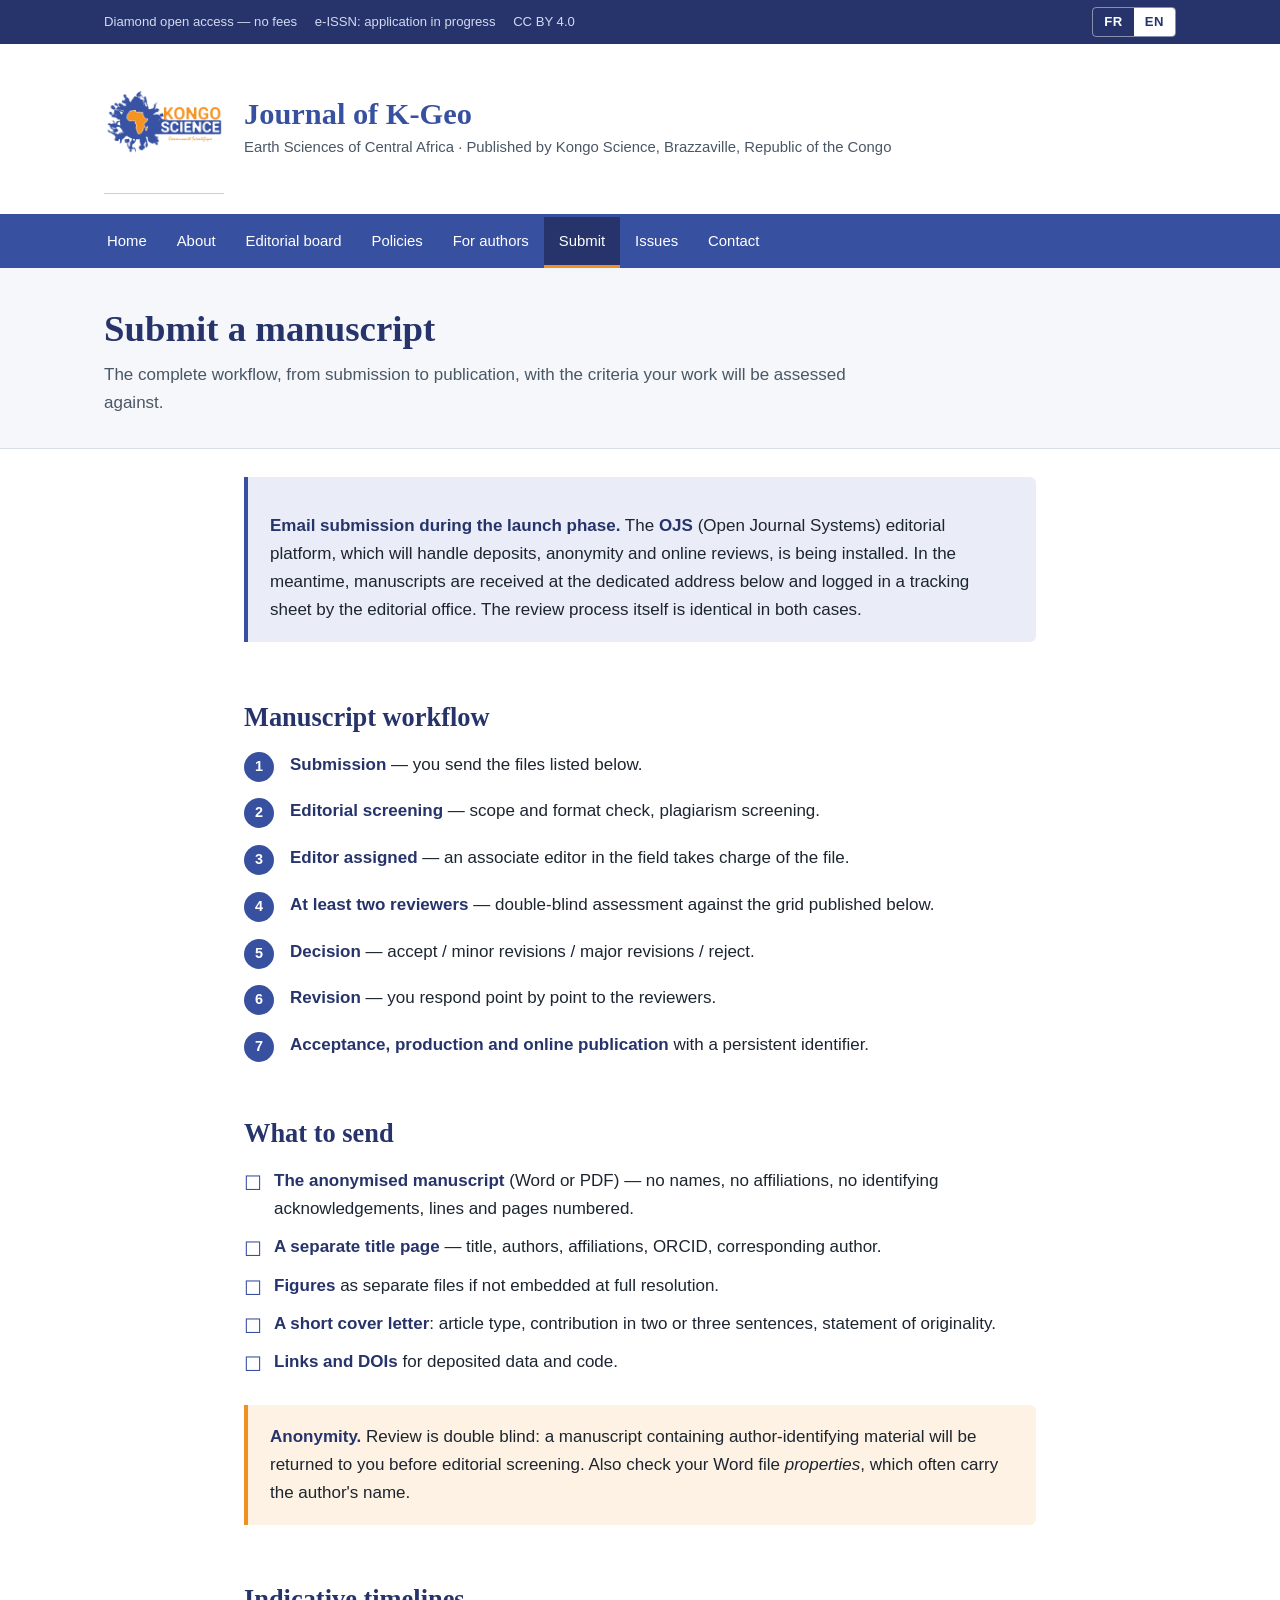
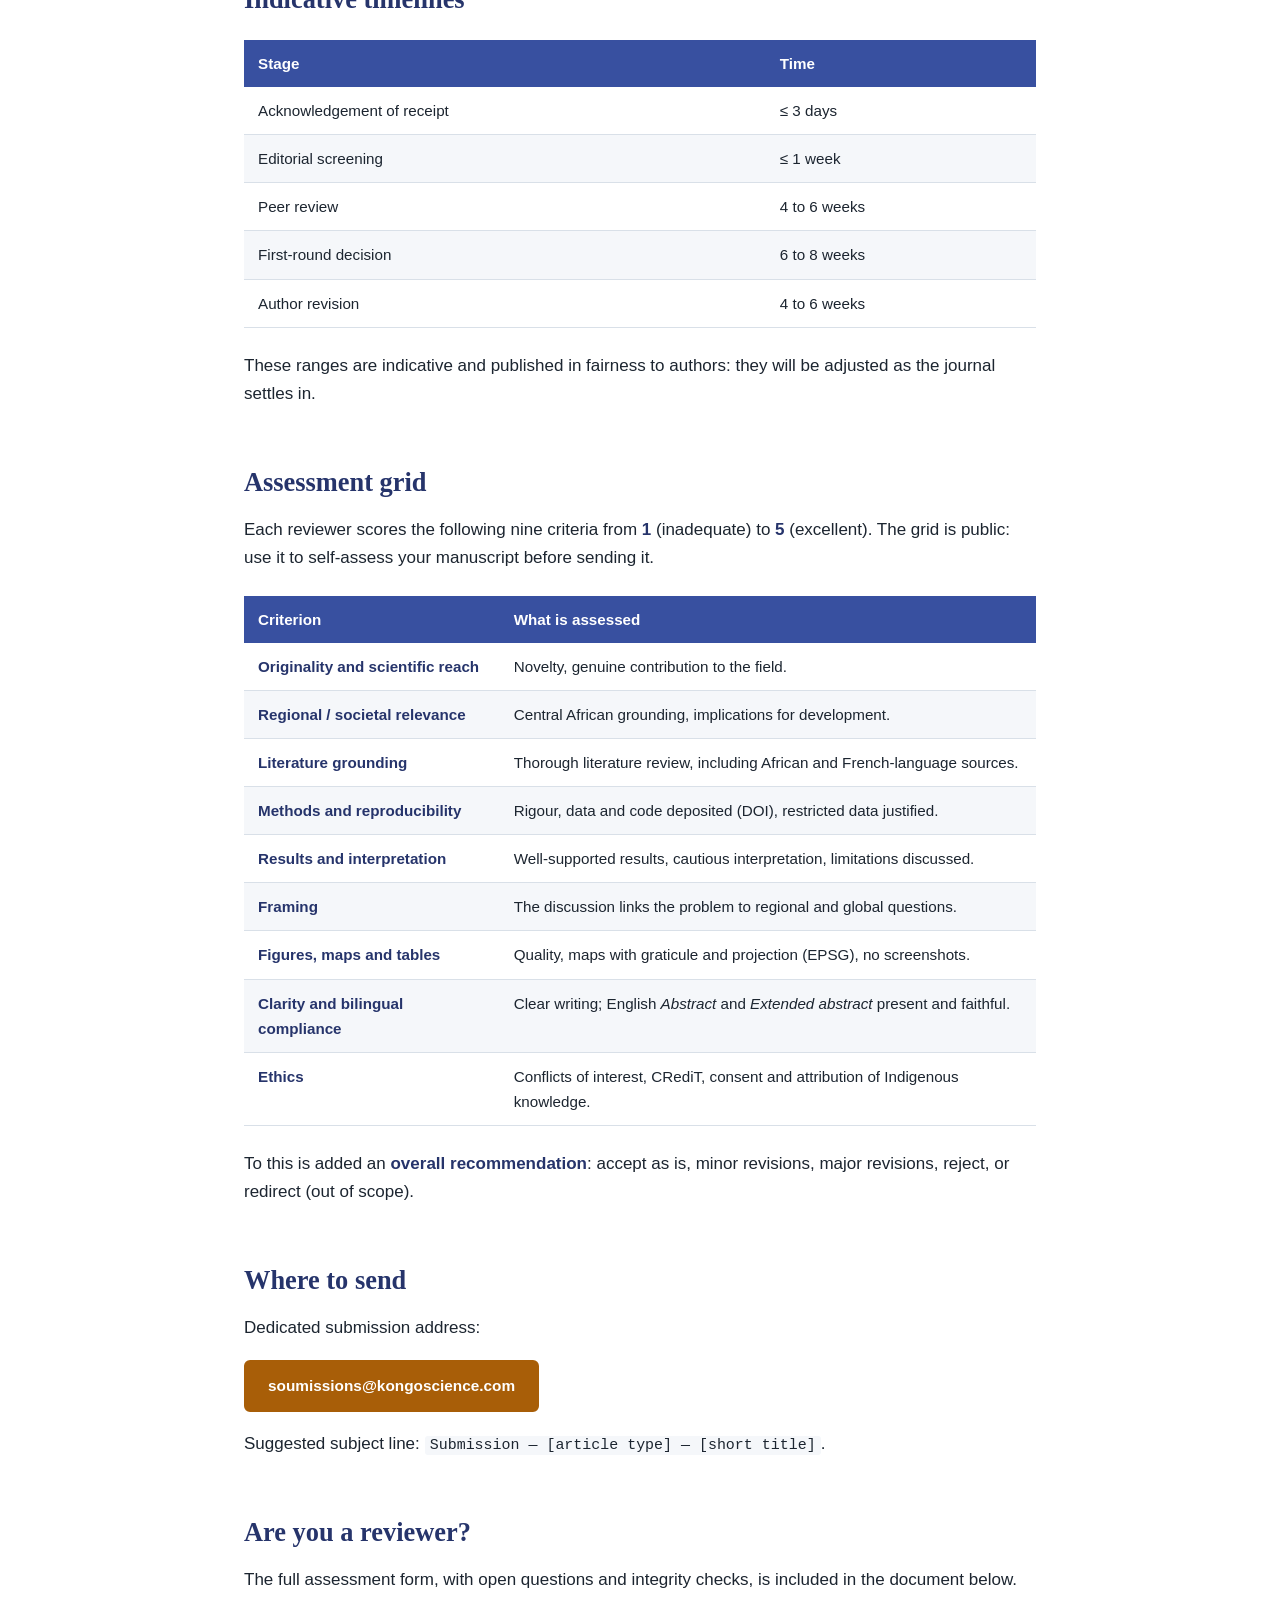
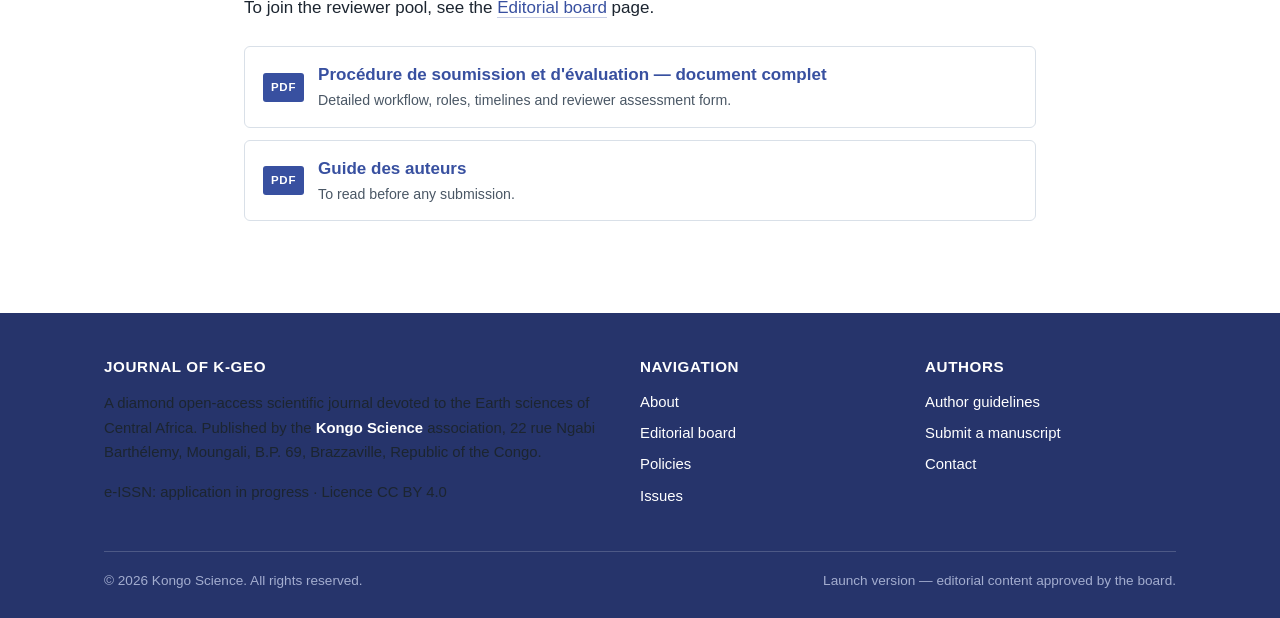
<file: soumission.html>
<!DOCTYPE html>
<html lang="fr">
<head>
<meta charset="utf-8">
<meta name="viewport" content="width=device-width, initial-scale=1">
<title>Soumettre un manuscrit | Journal of K-Geo</title>
<meta name="description" content="Comment soumettre au Journal of K-Geo : circuit du manuscrit, fichiers a fournir, delais indicatifs et grille d'evaluation en double aveugle.">
<link rel="icon" href="assets/img/favicon.ico" sizes="any">
<link rel="icon" type="image/png" sizes="32x32" href="assets/img/favicon-32x32.png">
<link rel="icon" type="image/png" sizes="16x16" href="assets/img/favicon-16x16.png">
<link rel="apple-touch-icon" href="assets/img/apple-touch-icon.png">
<link rel="stylesheet" href="assets/css/style.css">
</head>
<body class="lang-fr">

<div class="topbar">
  <div class="wrap">
    <div class="badges">
      <span data-lang="fr">Libre accès diamant — aucun frais</span>
      <span data-lang="en">Diamond open access — no fees</span>
      <span data-lang="fr">e-ISSN : en cours d'attribution</span>
      <span data-lang="en">e-ISSN: application in progress</span>
      <span>CC BY 4.0</span>
    </div>
    <div class="langswitch" role="group" aria-label="Langue / Language">
      <button type="button" data-setlang="fr" aria-pressed="true">FR</button>
      <button type="button" data-setlang="en" aria-pressed="false">EN</button>
    </div>
  </div>
</div>

<header class="masthead">
  <div class="wrap">
    <a href="index.html"><img class="logo" src="assets/img/logo-kongoscience.png" alt="Kongo Science"></a>
    <div class="titleblock">
      <a href="index.html"><span class="jtitle">Journal of K-Geo</span></a>
      <span class="jsub" data-lang="fr">Sciences de la Terre d'Afrique centrale &middot; Publié par Kongo Science, Brazzaville, République du Congo</span>
      <span class="jsub" data-lang="en">Earth Sciences of Central Africa &middot; Published by Kongo Science, Brazzaville, Republic of the Congo</span>
    </div>
  </div>
</header>

<nav class="main">
  <ul>
    <li><a href="index.html"><span data-lang="fr">Accueil</span><span data-lang="en">Home</span></a></li>
    <li><a href="revue.html"><span data-lang="fr">La revue</span><span data-lang="en">About</span></a></li>
    <li><a href="comite.html"><span data-lang="fr">Comité éditorial</span><span data-lang="en">Editorial board</span></a></li>
    <li><a href="politiques.html"><span data-lang="fr">Politiques</span><span data-lang="en">Policies</span></a></li>
    <li><a href="auteurs.html"><span data-lang="fr">Guide auteurs</span><span data-lang="en">For authors</span></a></li>
    <li><a href="soumission.html"><span data-lang="fr">Soumettre</span><span data-lang="en">Submit</span></a></li>
    <li><a href="numeros.html"><span data-lang="fr">Numéros</span><span data-lang="en">Issues</span></a></li>
    <li><a href="contact.html"><span data-lang="fr">Contact</span><span data-lang="en">Contact</span></a></li>
  </ul>
</nav>

<div class="pagehead">
  <div class="wrap">
    <div data-lang="fr">
      <h1>Soumettre un manuscrit</h1>
      <p>Le circuit complet, de l'envoi à la publication, avec les critères sur lesquels votre travail sera évalué.</p>
    </div>
    <div data-lang="en">
      <h1>Submit a manuscript</h1>
      <p>The complete workflow, from submission to publication, with the criteria your work will be assessed against.</p>
    </div>
  </div>
</div>

<main>
<div class="wrap narrow">

  <div class="callout">
    <p data-lang="fr"><strong>Soumission par courriel pendant la phase de lancement.</strong> La plateforme éditoriale <strong>OJS</strong> (Open Journal Systems), qui gérera les dépôts, l'anonymat et les évaluations en ligne, est en cours d'installation. En attendant, les manuscrits sont reçus à l'adresse dédiée ci-dessous et enregistrés dans une feuille de suivi par le secrétariat de rédaction. Le processus d'évaluation, lui, est identique dans les deux cas.</p>
    <p data-lang="en"><strong>Email submission during the launch phase.</strong> The <strong>OJS</strong> (Open Journal Systems) editorial platform, which will handle deposits, anonymity and online reviews, is being installed. In the meantime, manuscripts are received at the dedicated address below and logged in a tracking sheet by the editorial office. The review process itself is identical in both cases.</p>
  </div>

  <div data-lang="fr">

    <h2>Circuit d'un manuscrit</h2>
    <ol class="steps">
      <li><strong>Soumission</strong> — vous envoyez les fichiers demandés ci-dessous.</li>
      <li><strong>Filtre éditorial</strong> — vérification du périmètre, du format et contrôle anti-plagiat.</li>
      <li><strong>Éditeur assigné</strong> — un éditeur associé du domaine prend le dossier en charge.</li>
      <li><strong>Deux relecteurs minimum</strong> — évaluation en double aveugle sur la grille publiée plus bas.</li>
      <li><strong>Décision</strong> — accepté / révisions mineures / révisions majeures / refusé.</li>
      <li><strong>Révision</strong> — vous répondez point par point aux relecteurs.</li>
      <li><strong>Acceptation, production et publication en ligne</strong> avec identifiant pérenne.</li>
    </ol>

    <h2>Ce qu'il faut envoyer</h2>
    <ul class="checklist">
      <li><strong>Le manuscrit anonymisé</strong> (Word ou PDF) — aucun nom, aucune affiliation, aucun remerciement identifiant, lignes et pages numérotées.</li>
      <li><strong>Une page de titre séparée</strong> — titre, auteurs, affiliations, ORCID, auteur correspondant.</li>
      <li><strong>Les figures</strong> en fichiers séparés si elles ne sont pas intégrées en pleine résolution.</li>
      <li><strong>Une lettre d'accompagnement</strong> brève : type d'article, contribution en deux ou trois phrases, déclaration d'originalité.</li>
      <li><strong>Les liens et DOI</strong> des données et du code déposés.</li>
    </ul>

    <div class="callout warn">
      <p><strong>Anonymat.</strong> La relecture est en double aveugle : un manuscrit contenant des éléments identifiant les auteurs vous sera retourné avant même le filtre éditorial. Vérifiez aussi les <em>propriétés</em> de votre fichier Word, qui contiennent souvent le nom de l'auteur.</p>
    </div>

    <h2>Délais indicatifs</h2>
    <div class="table-scroll">
      <table>
        <thead><tr><th>Étape</th><th>Délai</th></tr></thead>
        <tbody>
          <tr><td>Accusé de réception</td><td>≤ 3 jours</td></tr>
          <tr><td>Filtre éditorial</td><td>≤ 1 semaine</td></tr>
          <tr><td>Relecture</td><td>4 à 6 semaines</td></tr>
          <tr><td>Décision de première ronde</td><td>6 à 8 semaines</td></tr>
          <tr><td>Révision par les auteurs</td><td>4 à 6 semaines</td></tr>
        </tbody>
      </table>
    </div>
    <p>Ces bornes sont indicatives et communiquées par honnêteté envers les auteurs : elles seront ajustées à mesure que la revue se rode.</p>

    <h2>Grille d'évaluation</h2>
    <p>Chaque relecteur note les neuf critères suivants de <strong>1</strong> (insuffisant) à <strong>5</strong> (excellent). La grille est publique : vous pouvez l'utiliser pour auto-évaluer votre manuscrit avant de l'envoyer.</p>
    <div class="table-scroll">
      <table>
        <thead><tr><th>Critère</th><th>Ce qui est évalué</th></tr></thead>
        <tbody>
          <tr><td><strong>Originalité et portée scientifique</strong></td><td>Nouveauté, contribution réelle au domaine.</td></tr>
          <tr><td><strong>Pertinence régionale / sociétale</strong></td><td>Ancrage en Afrique centrale, implications pour le développement.</td></tr>
          <tr><td><strong>Ancrage bibliographique</strong></td><td>Revue de littérature complète, incluant les sources africaines et francophones.</td></tr>
          <tr><td><strong>Méthodes et reproductibilité</strong></td><td>Rigueur, données et code déposés (DOI), justification des données restreintes.</td></tr>
          <tr><td><strong>Résultats et interprétation</strong></td><td>Résultats étayés, interprétation prudente, limites discutées.</td></tr>
          <tr><td><strong>Mise en perspective</strong></td><td>La discussion relie le problème aux problématiques régionales et mondiales.</td></tr>
          <tr><td><strong>Figures, cartes et tableaux</strong></td><td>Qualité, cartes avec grille et projection (EPSG), aucune capture d'écran.</td></tr>
          <tr><td><strong>Clarté et conformité bilingue</strong></td><td>Rédaction claire ; <em>Abstract</em> et <em>Extended abstract</em> anglais présents et fidèles.</td></tr>
          <tr><td><strong>Éthique</strong></td><td>Conflits d'intérêts, CRediT, consentement et attribution des savoirs autochtones.</td></tr>
        </tbody>
      </table>
    </div>
    <p>S'y ajoute une <strong>recommandation globale</strong> : accepter en l'état, révisions mineures, révisions majeures, refuser, ou réorienter (hors périmètre).</p>

    <h2>Où envoyer</h2>
    <p>Adresse de soumission dédiée :</p>
    <p style="font-size:1.15rem"><a class="btn btn-primary" href="mailto:soumissions@kongoscience.com?subject=Soumission%20Journal%20of%20K-Geo">soumissions@kongoscience.com</a></p>
    <p>Objet du message suggéré : <code>Soumission — [type d'article] — [titre court]</code>.</p>

    <h2>Vous êtes relecteur ?</h2>
    <p>Le formulaire d'évaluation complet, avec les questions ouvertes et les contrôles d'intégrité, figure dans le document ci-dessous. Pour rejoindre le vivier de relecteurs, voir la page <a href="comite.html">Comité éditorial</a>.</p>

  </div>

  <div data-lang="en">

    <h2>Manuscript workflow</h2>
    <ol class="steps">
      <li><strong>Submission</strong> — you send the files listed below.</li>
      <li><strong>Editorial screening</strong> — scope and format check, plagiarism screening.</li>
      <li><strong>Editor assigned</strong> — an associate editor in the field takes charge of the file.</li>
      <li><strong>At least two reviewers</strong> — double-blind assessment against the grid published below.</li>
      <li><strong>Decision</strong> — accept / minor revisions / major revisions / reject.</li>
      <li><strong>Revision</strong> — you respond point by point to the reviewers.</li>
      <li><strong>Acceptance, production and online publication</strong> with a persistent identifier.</li>
    </ol>

    <h2>What to send</h2>
    <ul class="checklist">
      <li><strong>The anonymised manuscript</strong> (Word or PDF) — no names, no affiliations, no identifying acknowledgements, lines and pages numbered.</li>
      <li><strong>A separate title page</strong> — title, authors, affiliations, ORCID, corresponding author.</li>
      <li><strong>Figures</strong> as separate files if not embedded at full resolution.</li>
      <li><strong>A short cover letter</strong>: article type, contribution in two or three sentences, statement of originality.</li>
      <li><strong>Links and DOIs</strong> for deposited data and code.</li>
    </ul>

    <div class="callout warn">
      <p><strong>Anonymity.</strong> Review is double blind: a manuscript containing author-identifying material will be returned to you before editorial screening. Also check your Word file <em>properties</em>, which often carry the author's name.</p>
    </div>

    <h2>Indicative timelines</h2>
    <div class="table-scroll">
      <table>
        <thead><tr><th>Stage</th><th>Time</th></tr></thead>
        <tbody>
          <tr><td>Acknowledgement of receipt</td><td>≤ 3 days</td></tr>
          <tr><td>Editorial screening</td><td>≤ 1 week</td></tr>
          <tr><td>Peer review</td><td>4 to 6 weeks</td></tr>
          <tr><td>First-round decision</td><td>6 to 8 weeks</td></tr>
          <tr><td>Author revision</td><td>4 to 6 weeks</td></tr>
        </tbody>
      </table>
    </div>
    <p>These ranges are indicative and published in fairness to authors: they will be adjusted as the journal settles in.</p>

    <h2>Assessment grid</h2>
    <p>Each reviewer scores the following nine criteria from <strong>1</strong> (inadequate) to <strong>5</strong> (excellent). The grid is public: use it to self-assess your manuscript before sending it.</p>
    <div class="table-scroll">
      <table>
        <thead><tr><th>Criterion</th><th>What is assessed</th></tr></thead>
        <tbody>
          <tr><td><strong>Originality and scientific reach</strong></td><td>Novelty, genuine contribution to the field.</td></tr>
          <tr><td><strong>Regional / societal relevance</strong></td><td>Central African grounding, implications for development.</td></tr>
          <tr><td><strong>Literature grounding</strong></td><td>Thorough literature review, including African and French-language sources.</td></tr>
          <tr><td><strong>Methods and reproducibility</strong></td><td>Rigour, data and code deposited (DOI), restricted data justified.</td></tr>
          <tr><td><strong>Results and interpretation</strong></td><td>Well-supported results, cautious interpretation, limitations discussed.</td></tr>
          <tr><td><strong>Framing</strong></td><td>The discussion links the problem to regional and global questions.</td></tr>
          <tr><td><strong>Figures, maps and tables</strong></td><td>Quality, maps with graticule and projection (EPSG), no screenshots.</td></tr>
          <tr><td><strong>Clarity and bilingual compliance</strong></td><td>Clear writing; English <em>Abstract</em> and <em>Extended abstract</em> present and faithful.</td></tr>
          <tr><td><strong>Ethics</strong></td><td>Conflicts of interest, CRediT, consent and attribution of Indigenous knowledge.</td></tr>
        </tbody>
      </table>
    </div>
    <p>To this is added an <strong>overall recommendation</strong>: accept as is, minor revisions, major revisions, reject, or redirect (out of scope).</p>

    <h2>Where to send</h2>
    <p>Dedicated submission address:</p>
    <p style="font-size:1.15rem"><a class="btn btn-primary" href="mailto:soumissions@kongoscience.com?subject=Submission%20Journal%20of%20K-Geo">soumissions@kongoscience.com</a></p>
    <p>Suggested subject line: <code>Submission — [article type] — [short title]</code>.</p>

    <h2>Are you a reviewer?</h2>
    <p>The full assessment form, with open questions and integrity checks, is included in the document below. To join the reviewer pool, see the <a href="comite.html">Editorial board</a> page.</p>

  </div>

  <div class="dl" style="margin-top:1.5rem">
    <span class="ext">PDF</span>
    <div><a href="telechargements/Procedure_soumission_evaluation_K-Geo.pdf">Procédure de soumission et d'évaluation — document complet</a>
      <small><span data-lang="fr">Circuit détaillé, rôles, délais et formulaire d'évaluation du relecteur.</span><span data-lang="en">Detailed workflow, roles, timelines and reviewer assessment form.</span></small></div>
  </div>
  <div class="dl">
    <span class="ext">PDF</span>
    <div><a href="telechargements/Guide_auteurs_K-Geo.pdf">Guide des auteurs</a>
      <small><span data-lang="fr">À lire avant toute soumission.</span><span data-lang="en">To read before any submission.</span></small></div>
  </div>

</div>
</main>

<footer class="site">
  <div class="wrap">
    <div class="cols">
      <div>
        <h4>Journal of K-Geo</h4>
        <p data-lang="fr">Revue scientifique en libre accès diamant consacrée aux sciences de la Terre d'Afrique centrale. Publiée par l'association <strong style="color:#fff">Kongo Science</strong>, 22 rue Ngabi Barthélemy, Moungali, B.P. 69, Brazzaville, République du Congo.</p>
        <p data-lang="en">A diamond open-access scientific journal devoted to the Earth sciences of Central Africa. Published by the <strong style="color:#fff">Kongo Science</strong> association, 22 rue Ngabi Barthélemy, Moungali, B.P. 69, Brazzaville, Republic of the Congo.</p>
        <p><span data-lang="fr">e-ISSN : en cours d'attribution</span><span data-lang="en">e-ISSN: application in progress</span> &middot; <span data-lang="fr">Licence</span><span data-lang="en">Licence</span> CC BY 4.0</p>
      </div>
      <div>
        <h4><span data-lang="fr">Navigation</span><span data-lang="en">Navigation</span></h4>
        <ul>
          <li><a href="revue.html"><span data-lang="fr">La revue</span><span data-lang="en">About</span></a></li>
          <li><a href="comite.html"><span data-lang="fr">Comité éditorial</span><span data-lang="en">Editorial board</span></a></li>
          <li><a href="politiques.html"><span data-lang="fr">Politiques</span><span data-lang="en">Policies</span></a></li>
          <li><a href="numeros.html"><span data-lang="fr">Numéros</span><span data-lang="en">Issues</span></a></li>
        </ul>
      </div>
      <div>
        <h4><span data-lang="fr">Auteurs</span><span data-lang="en">Authors</span></h4>
        <ul>
          <li><a href="auteurs.html"><span data-lang="fr">Guide des auteurs</span><span data-lang="en">Author guidelines</span></a></li>
          <li><a href="soumission.html"><span data-lang="fr">Soumettre un manuscrit</span><span data-lang="en">Submit a manuscript</span></a></li>
          <li><a href="contact.html"><span data-lang="fr">Contact</span><span data-lang="en">Contact</span></a></li>
        </ul>
      </div>
    </div>
    <div class="legal">
      <span>&copy; <span class="js-year">2026</span> Kongo Science. <span data-lang="fr">Tous droits réservés.</span><span data-lang="en">All rights reserved.</span></span>
      <span data-lang="fr">Site en version de lancement — contenus éditoriaux validés par le comité.</span>
      <span data-lang="en">Launch version — editorial content approved by the board.</span>
    </div>
  </div>
</footer>

<script src="assets/js/site.js"></script>
</body>
</html>
</file>
<file: assets/css/style.css>
/* ==========================================================================
   Journal of K-Geo — feuille de style principale
   Kongo Science, Brazzaville, Republique du Congo
   ========================================================================== */

:root {
  /* Couleurs officielles Kongo Science, relevees sur le logo */
  --kgeo:        #3850a0;   /* bleu indigo du logo */
  --kgeo-dark:   #26346b;
  --kgeo-light:  #eaedf7;
  --ocre:        #f09020;   /* orange du logo : aplats, bordures, accents */
  --ocre-deep:   #a85e08;   /* meme orange assombri : textes et boutons,
                               pour un contraste lisible sur fond clair */
  --ocre-light:  #fdf2e3;
  --text:        #1c2530;
  --text-soft:   #4a5765;
  --line:        #d9e0e8;
  --bg:          #ffffff;
  --bg-soft:     #f5f7fa;
  --radius:      6px;
  --maxw:        1120px;
  --serif:       "Iowan Old Style", "Palatino Linotype", Palatino, Georgia, "Times New Roman", serif;
  --sans:        -apple-system, BlinkMacSystemFont, "Segoe UI", Roboto, "Helvetica Neue", Arial, sans-serif;
}

* { box-sizing: border-box; }

html { scroll-behavior: smooth; }

body {
  margin: 0;
  font-family: var(--sans);
  font-size: 17px;
  line-height: 1.65;
  color: var(--text);
  background: var(--bg);
  -webkit-font-smoothing: antialiased;
}

/* ---------- Bascule de langue -------------------------------------------- */
body.lang-fr [data-lang="en"],
body.lang-en [data-lang="fr"] { display: none !important; }

/* ---------- Elements de base --------------------------------------------- */
h1, h2, h3, h4 { font-family: var(--serif); color: var(--kgeo-dark); line-height: 1.25; margin: 0 0 .6em; font-weight: 700; }
h1 { font-size: 2.3rem; }
h2 { font-size: 1.65rem; margin-top: 2.2em; }
h3 { font-size: 1.2rem; margin-top: 1.8em; color: var(--kgeo); }
p, li { color: var(--text); }
a { color: var(--kgeo); text-decoration: none; border-bottom: 1px solid rgba(56,80,160,.28); }
a:hover { color: var(--ocre-deep); border-bottom-color: var(--ocre-deep); }
strong { color: var(--kgeo-dark); }
hr { border: 0; border-top: 1px solid var(--line); margin: 2.5rem 0; }
code { font-family: ui-monospace, "Cascadia Mono", Consolas, monospace; font-size: .88em; background: var(--bg-soft); padding: .1em .35em; border-radius: 3px; }

.wrap { max-width: var(--maxw); margin: 0 auto; padding: 0 24px; }
.narrow { max-width: 840px; }

/* ---------- Bandeau superieur -------------------------------------------- */
.topbar { background: var(--kgeo-dark); color: #d3d9f0; font-size: .82rem; }
.topbar .wrap { display: flex; justify-content: space-between; align-items: center; gap: 16px; padding-top: 7px; padding-bottom: 7px; flex-wrap: wrap; }
.topbar a { color: #fff; border: 0; }
.topbar .badges span { margin-right: 14px; white-space: nowrap; }

.langswitch { display: inline-flex; border: 1px solid rgba(255,255,255,.45); border-radius: 4px; overflow: hidden; }
.langswitch button {
  font: inherit; font-weight: 600; letter-spacing: .04em;
  background: transparent; color: #fff; border: 0; padding: 3px 11px; cursor: pointer;
}
.langswitch button[aria-pressed="true"] { background: #fff; color: var(--kgeo-dark); }

/* ---------- En-tete ------------------------------------------------------- */
header.masthead { border-bottom: 3px solid var(--kgeo); background: #fff; }
header.masthead .wrap { display: flex; align-items: center; gap: 20px; padding-top: 20px; padding-bottom: 20px; flex-wrap: wrap; }
.logo { width: 120px; height: auto; flex: none; }
.titleblock .jtitle { font-family: var(--serif); font-size: 1.9rem; font-weight: 700; color: var(--kgeo); line-height: 1.1; display: block; }
.titleblock .jsub { font-size: .93rem; color: var(--text-soft); display: block; margin-top: 4px; }
.titleblock a { border: 0; }

/* ---------- Navigation ---------------------------------------------------- */
nav.main { background: var(--kgeo); position: sticky; top: 0; z-index: 20; }
nav.main ul { list-style: none; margin: 0 auto; padding: 0 12px; display: flex; flex-wrap: wrap; max-width: var(--maxw); }
nav.main a {
  display: block; color: #fff; border: 0; padding: 12px 15px;
  font-size: .93rem; font-weight: 500; border-bottom: 3px solid transparent;
}
nav.main a:hover { background: var(--kgeo-dark); color: #fff; }
nav.main a.active { border-bottom-color: var(--ocre); background: var(--kgeo-dark); }

/* ---------- Bloc d'accueil ------------------------------------------------ */
.hero { background: linear-gradient(160deg, var(--kgeo-dark) 0%, var(--kgeo) 60%, #4a63b8 100%); color: #fff; padding: 58px 0 52px; }
.hero h1 { color: #fff; font-size: 2.6rem; margin-bottom: .35em; }
.hero p.lead { font-size: 1.15rem; color: #dee3f5; max-width: 740px; margin: 0 0 1.6em; }
.hero .cta { display: flex; gap: 14px; flex-wrap: wrap; }
/* Sur fond sombre, le gras doit rester clair : la regle globale
   strong{color:var(--kgeo-dark)} le rendrait illisible. */
.hero strong, .hero em { color: #fff; }

.btn {
  display: inline-block; padding: 11px 22px; border-radius: var(--radius);
  font-weight: 600; font-size: .96rem; border: 2px solid transparent; cursor: pointer;
}
.btn-primary { background: var(--ocre-deep); color: #fff; border-color: var(--ocre-deep); }
.btn-primary:hover { background: #8c4e06; color: #fff; border-color: #8c4e06; }
.btn-ghost { background: transparent; color: #fff; border-color: rgba(255,255,255,.6); }
.btn-ghost:hover { background: rgba(255,255,255,.14); color: #fff; border-color: #fff; }
.btn-solid { background: var(--kgeo); color: #fff; border-color: var(--kgeo); }
.btn-solid:hover { background: var(--kgeo-dark); color: #fff; border-color: var(--kgeo-dark); }

/* ---------- Sections ------------------------------------------------------ */
section.band { padding: 52px 0; }
section.band.soft { background: var(--bg-soft); border-top: 1px solid var(--line); border-bottom: 1px solid var(--line); }
.section-title { text-align: center; margin-bottom: 2rem; }
.section-title h2 { margin-top: 0; }
.section-title p { color: var(--text-soft); max-width: 700px; margin: 0 auto; }

.grid { display: grid; gap: 22px; }
.grid-3 { grid-template-columns: repeat(3, 1fr); }
.grid-2 { grid-template-columns: repeat(2, 1fr); }

.card {
  background: #fff; border: 1px solid var(--line); border-radius: var(--radius);
  padding: 24px; border-top: 3px solid var(--kgeo);
}
.card h3 { margin-top: 0; }
.card p:last-child { margin-bottom: 0; }
.card .num { font-family: var(--serif); font-size: 1.5rem; color: var(--ocre-deep); font-weight: 700; }

/* ---------- Encadres ------------------------------------------------------ */
.callout { background: var(--kgeo-light); border-left: 4px solid var(--kgeo); padding: 18px 22px; border-radius: 0 var(--radius) var(--radius) 0; margin: 1.8rem 0; }
.callout.warn { background: var(--ocre-light); border-left-color: var(--ocre); }
.callout p:first-child { margin-top: 0; }
.callout p:last-child { margin-bottom: 0; }

.pill { display: inline-block; background: var(--kgeo-light); color: var(--kgeo-dark); border-radius: 999px; padding: 4px 13px; font-size: .82rem; font-weight: 600; margin: 0 6px 8px 0; }
.pill.ocre { background: var(--ocre-light); color: var(--ocre-deep); }

/* ---------- Tableaux ------------------------------------------------------ */
.table-scroll { overflow-x: auto; margin: 1.5rem 0; }
table { border-collapse: collapse; width: 100%; font-size: .95rem; }
th, td { text-align: left; padding: 11px 14px; border-bottom: 1px solid var(--line); vertical-align: top; }
thead th { background: var(--kgeo); color: #fff; font-weight: 600; border-bottom: 0; }
tbody tr:nth-child(even) { background: var(--bg-soft); }

/* ---------- Listes speciales ---------------------------------------------- */
ul.checklist { list-style: none; padding-left: 0; }
ul.checklist li { padding-left: 30px; position: relative; margin-bottom: .6em; }
ul.checklist li::before { content: "\2610"; position: absolute; left: 0; color: var(--kgeo); font-size: 1.15em; }

ol.steps { list-style: none; padding-left: 0; counter-reset: st; }
ol.steps li { counter-increment: st; padding-left: 46px; position: relative; margin-bottom: 1.1em; }
ol.steps li::before {
  content: counter(st); position: absolute; left: 0; top: 1px;
  width: 30px; height: 30px; border-radius: 50%; background: var(--kgeo); color: #fff;
  font-size: .9rem; font-weight: 700; display: flex; align-items: center; justify-content: center;
}

/* ---------- Telechargements ----------------------------------------------- */
.dl { display: flex; align-items: center; gap: 14px; border: 1px solid var(--line); border-radius: var(--radius); padding: 14px 18px; margin-bottom: 12px; background: #fff; }
.dl:hover { border-color: var(--kgeo); background: var(--bg-soft); }
.dl .ext { font-size: .72rem; font-weight: 700; letter-spacing: .06em; background: var(--kgeo); color: #fff; padding: 5px 8px; border-radius: 3px; flex: none; }
.dl .ext.doc { background: var(--ocre-deep); }
.dl .ext.tex { background: #4a5765; }
.dl a { border: 0; font-weight: 600; }
.dl small { display: block; color: var(--text-soft); font-weight: 400; }

/* ---------- Membres du comite ---------------------------------------------- */
.member {
  border: 1px solid var(--line); border-left: 5px solid var(--kgeo);
  border-radius: var(--radius); padding: 22px 26px; background: #fff; margin-bottom: 18px;
}
.member .name { font-family: var(--serif); font-size: 1.3rem; font-weight: 700; color: var(--kgeo-dark); margin: 0 0 2px; }
.member .role { font-size: .85rem; font-weight: 700; letter-spacing: .05em; text-transform: uppercase; color: var(--ocre-deep); margin: 0 0 10px; }
.member .affil { margin: 0 0 4px; color: var(--text); }
.member .affil .inst { font-weight: 600; color: var(--kgeo-dark); }
.member .place { color: var(--text-soft); font-size: .92rem; margin: 0 0 12px; }
.member ul { margin: 10px 0 0; padding-left: 20px; font-size: .95rem; }
.member ul li { margin-bottom: .3em; color: var(--text-soft); }
.member ul li strong { color: var(--kgeo-dark); }
.member .links { margin: 12px 0 0; font-size: .92rem; }
.member .links a { margin-right: 16px; white-space: nowrap; }

/* ---------- Numeros / archives -------------------------------------------- */
.issue { border: 1px solid var(--line); border-left: 5px solid var(--ocre); border-radius: var(--radius); padding: 22px 26px; background: #fff; margin-bottom: 18px; }
.issue .meta { color: var(--text-soft); font-size: .9rem; }
.status { display: inline-block; font-size: .78rem; font-weight: 700; letter-spacing: .05em; text-transform: uppercase; padding: 3px 10px; border-radius: 3px; background: var(--ocre-light); color: var(--ocre-deep); }

/* ---------- Pied de page --------------------------------------------------- */
footer.site { background: var(--kgeo-dark); color: #c8cfe8; margin-top: 60px; padding: 44px 0 26px; font-size: .93rem; }
footer.site h4 { color: #fff; font-family: var(--sans); font-size: .95rem; letter-spacing: .04em; text-transform: uppercase; margin-bottom: .9em; }
footer.site a { color: #fff; border: 0; }
footer.site a:hover { color: #f5ad55; }
footer.site ul { list-style: none; padding: 0; margin: 0; }
footer.site li { margin-bottom: .45em; }
footer.site .cols { display: grid; grid-template-columns: 2fr 1fr 1fr; gap: 34px; }
footer.site .legal { border-top: 1px solid rgba(255,255,255,.18); margin-top: 32px; padding-top: 18px; font-size: .85rem; color: #a3adcf; display: flex; justify-content: space-between; gap: 16px; flex-wrap: wrap; }

/* ---------- Titre de page -------------------------------------------------- */
.pagehead { background: var(--bg-soft); border-bottom: 1px solid var(--line); padding: 38px 0 30px; }
.pagehead h1 { margin-bottom: .25em; }
.pagehead p { color: var(--text-soft); margin: 0; max-width: 780px; }

main { padding-bottom: 20px; }
main .wrap > h2:first-child { margin-top: 1.6em; }

/* ---------- Responsive ----------------------------------------------------- */
@media (max-width: 880px) {
  .grid-3, .grid-2 { grid-template-columns: 1fr; }
  footer.site .cols { grid-template-columns: 1fr; }
  .hero h1 { font-size: 2rem; }
  h1 { font-size: 1.8rem; }
  .titleblock .jtitle { font-size: 1.45rem; }
  nav.main a { padding: 10px 12px; font-size: .88rem; }
}

/* ---------- Impression ------------------------------------------------------ */
@media print {
  nav.main, .topbar, .hero .cta, footer.site { display: none; }
  body { font-size: 11pt; }
  a { color: #000; border: 0; }
}
</file>
